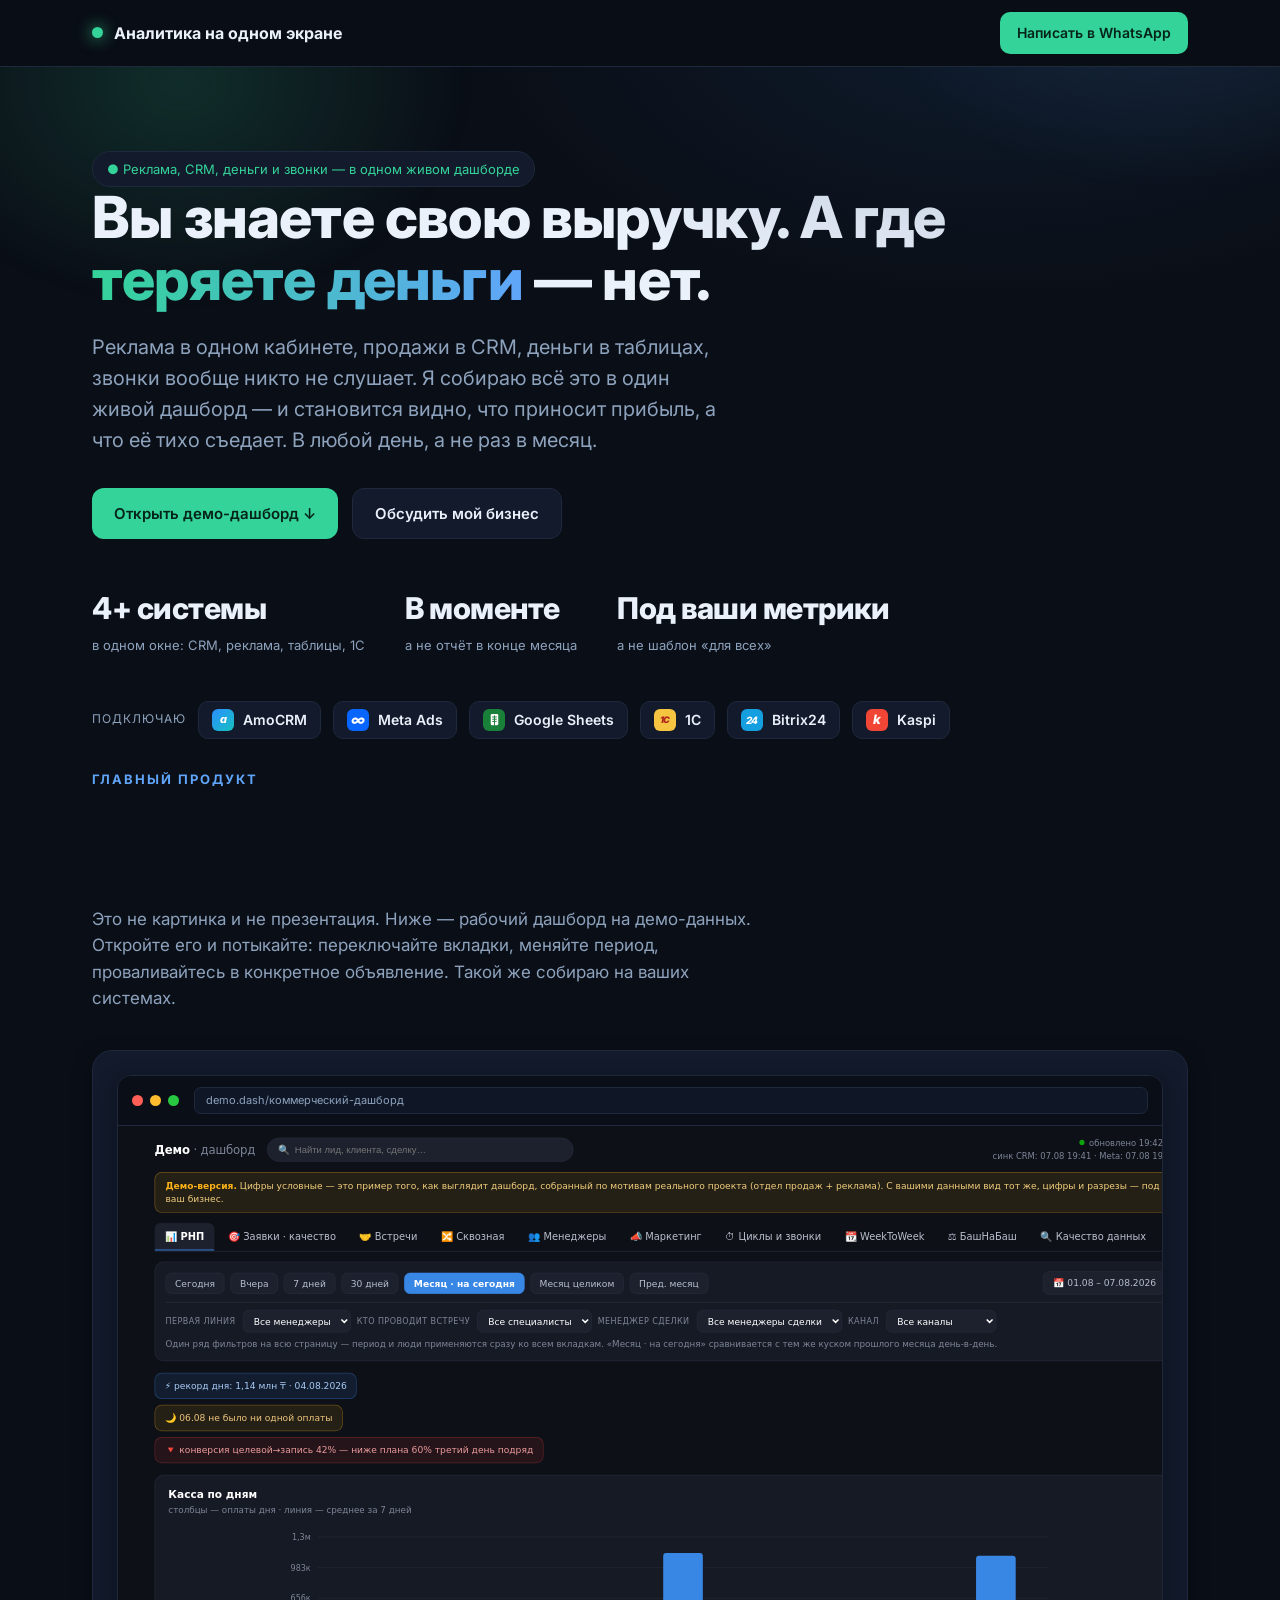
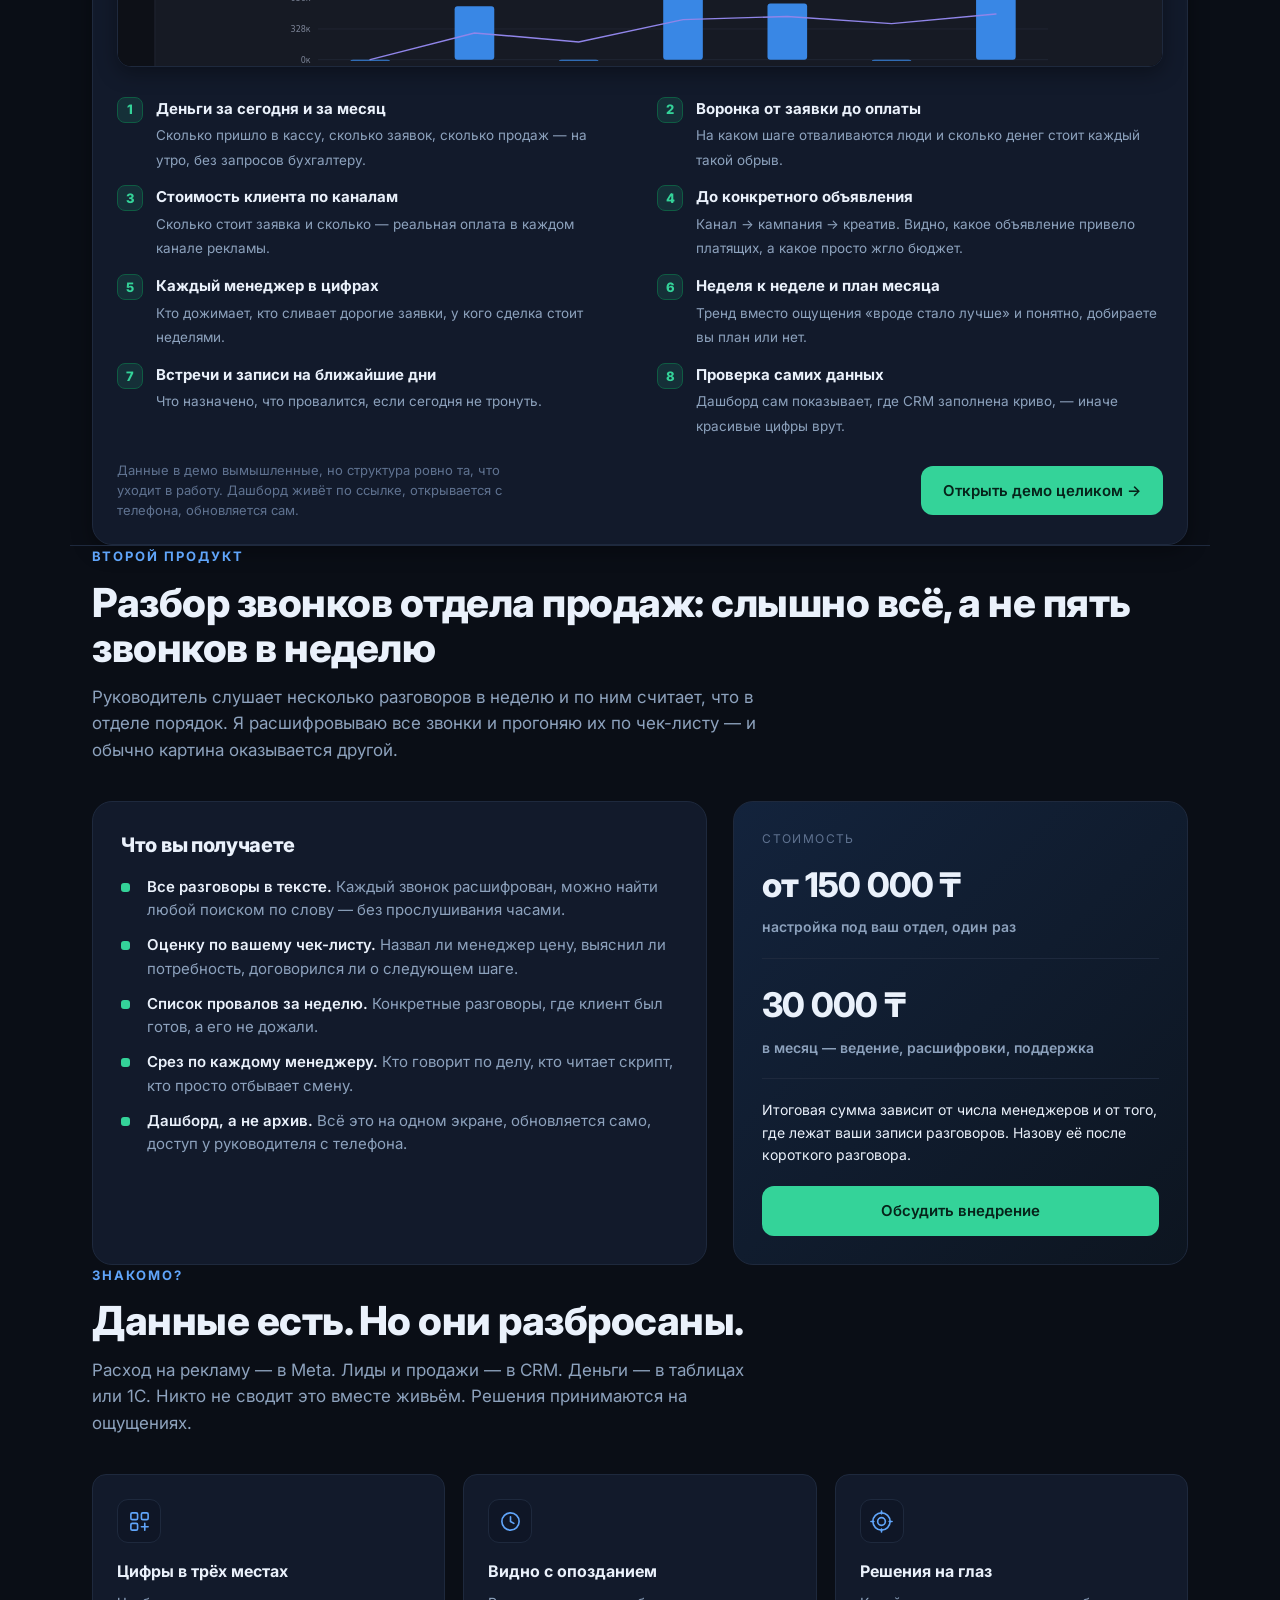
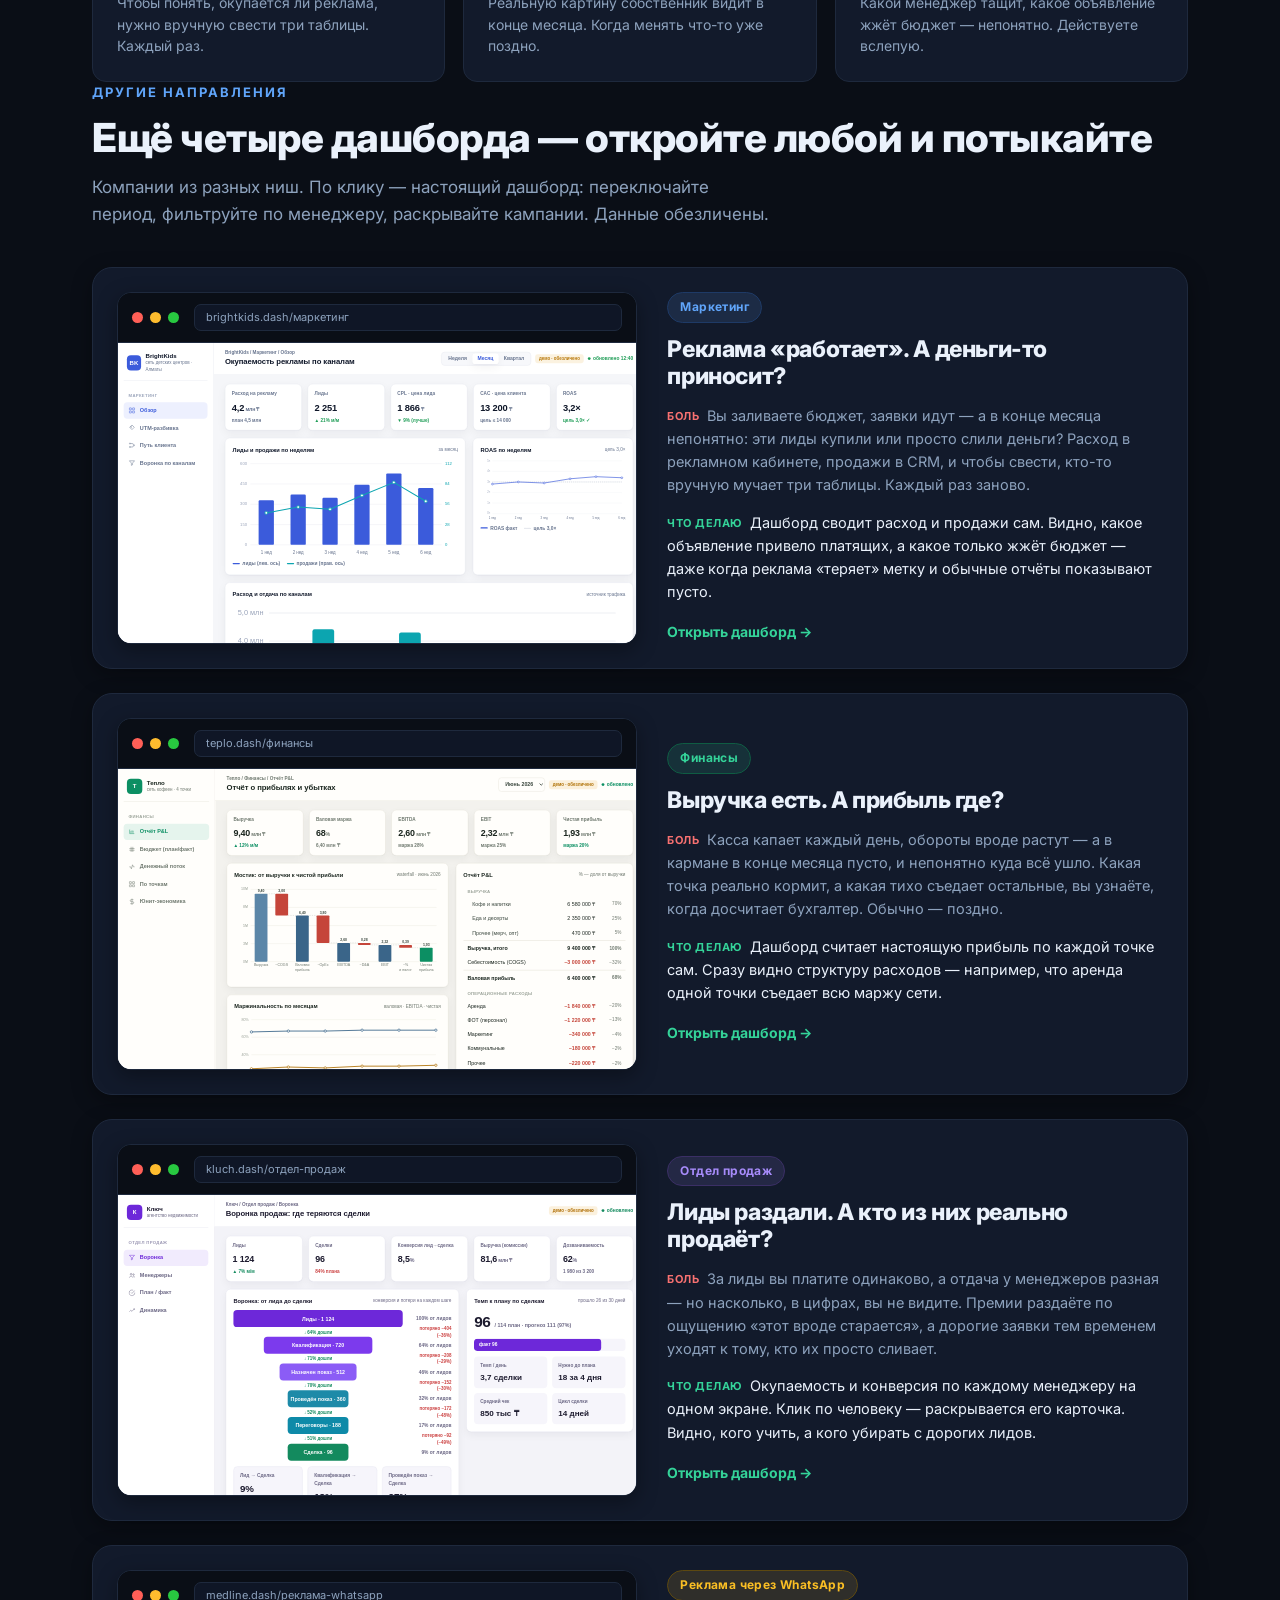
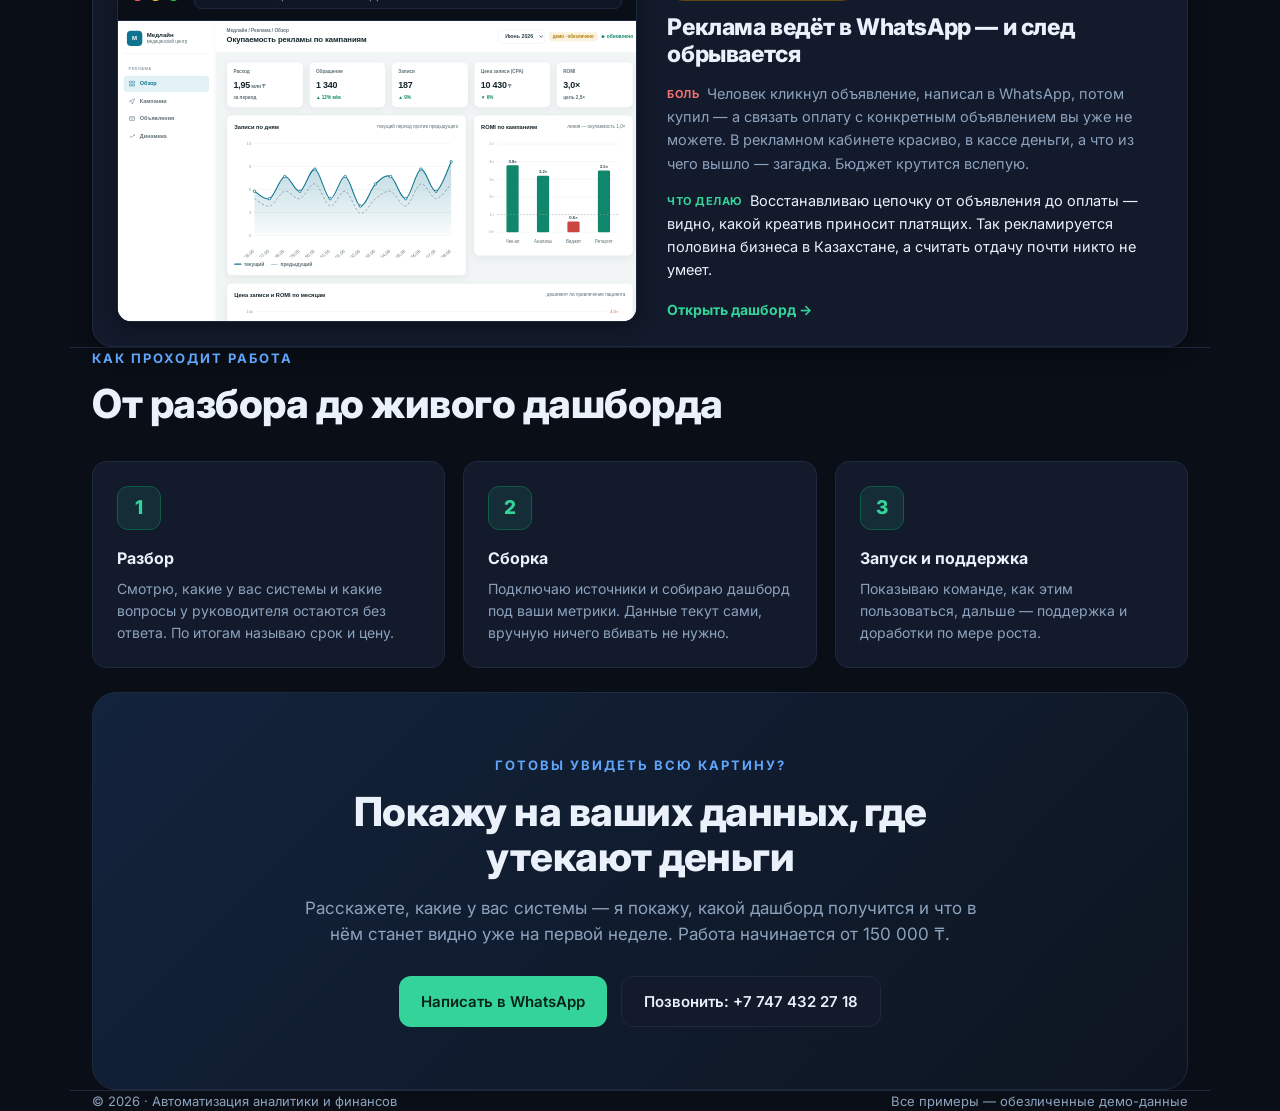
<file: index.html>
<!DOCTYPE html>
<html lang="ru">
<head>
<meta charset="UTF-8">
<meta name="viewport" content="width=device-width, initial-scale=1.0">
<title>Коммерческий дашборд — весь бизнес на одном экране</title>
<meta name="description" content="Собираю рекламу, CRM, продажи и деньги в один живой дашборд и разбираю звонки отдела продаж. Видно, что приносит прибыль, а что её тихо съедает — в любой день, а не раз в месяц.">

<!-- Open Graph / шеринг в мессенджерах -->
<meta property="og:type" content="website">
<meta property="og:locale" content="ru_RU">
<meta property="og:title" content="Вы знаете выручку. А где теряете деньги — нет.">
<meta property="og:description" content="Реклама, CRM, деньги и звонки отдела продаж в одном живом дашборде. Откройте демо и потыкайте сами.">
<meta property="og:image" content="assets/og.svg">
<meta name="twitter:card" content="summary_large_image">
<meta name="twitter:title" content="Вы знаете выручку. А где теряете деньги — нет.">
<meta name="twitter:description" content="Реклама, CRM, деньги и звонки отдела продаж в одном живом дашборде.">
<meta name="twitter:image" content="assets/og.svg">

<!-- Фавикон: зелёная точка-«пульс» в тон логотипу -->
<link rel="icon" href="data:image/svg+xml,%3Csvg xmlns='http://www.w3.org/2000/svg' viewBox='0 0 32 32'%3E%3Crect width='32' height='32' rx='8' fill='%230a0e16'/%3E%3Ccircle cx='16' cy='16' r='7' fill='%2334d399'/%3E%3C/svg%3E">

<link rel="preconnect" href="https://fonts.googleapis.com">
<link rel="preconnect" href="https://fonts.gstatic.com" crossorigin>
<link rel="stylesheet" href="https://fonts.googleapis.com/css2?family=Inter:wght@400;500;600;700;800&display=swap">
<link rel="stylesheet" href="assets/app.css">
</head>
<body>

<nav class="top" aria-label="Основная навигация">
  <div class="wrap">
    <div class="logo"><span class="dot"></span> Аналитика на одном экране</div>
    <a href="https://wa.me/77474322718" target="_blank" rel="noopener" class="nav-cta">Написать в WhatsApp</a>
  </div>
</nav>

<header class="hero">
  <div class="wrap">
    <span class="badge">● Реклама, CRM, деньги и звонки — в одном живом дашборде</span>
    <h1>Вы знаете свою выручку. А где <span class="hl">теряете деньги</span> — нет.</h1>
    <p class="sub">Реклама в одном кабинете, продажи в CRM, деньги в таблицах, звонки вообще никто не слушает.
      Я собираю всё это в один живой дашборд — и становится видно, что приносит прибыль,
      а что её тихо съедает. В любой день, а не раз в месяц.</p>
    <div class="cta-row">
      <a href="#dash" class="btn btn-pri">Открыть демо-дашборд ↓</a>
      <a href="#contact" class="btn btn-sec">Обсудить мой бизнес</a>
    </div>
    <div class="metrics">
      <div class="m"><b>4+ системы</b><span>в одном окне: CRM, реклама, таблицы, 1С</span></div>
      <div class="m"><b>В моменте</b><span>а не отчёт в конце месяца</span></div>
      <div class="m"><b>Под ваши метрики</b><span>а не шаблон «для всех»</span></div>
    </div>
    <div class="sources">
      <span class="lbl">Подключаю</span>
      <span class="chip"><i class="lg amo">a</i>AmoCRM</span>
      <span class="chip"><i class="lg meta">∞</i>Meta Ads</span>
      <span class="chip"><i class="lg gs"><svg viewBox="0 0 24 24"><rect x="6" y="3" width="12" height="18" rx="2" fill="#fff"/><path d="M9 8h6M9 11.5h6M9 15h6M12 6v16" stroke="#188038" stroke-width="1.5" stroke-linecap="round"/></svg></i>Google Sheets</span>
      <span class="chip"><i class="lg odc">1С</i>1С</span>
      <span class="chip"><i class="lg b24">24</i>Bitrix24</span>
      <span class="chip"><i class="lg kaspi">k</i>Kaspi</span>
    </div>
  </div>
</header>

<!-- ================= ФЛАГМАН: коммерческий дашборд ================= -->
<section class="wrap" id="dash">
  <div class="eyebrow">Главный продукт</div>
  <h2>Коммерческий дашборд: весь отдел продаж и вся реклама на одном экране</h2>
  <p class="lead">Это не картинка и не презентация. Ниже — рабочий дашборд на демо-данных.
    Откройте его и потыкайте: переключайте вкладки, меняйте период, проваливайтесь в конкретное объявление.
    Такой же собираю на ваших системах.</p>

  <div class="flag">
    <div class="flag-shot">
      <div class="browser"><div class="bar">
        <span class="d" style="background:#ff5f57"></span><span class="d" style="background:#febc2e"></span><span class="d" style="background:#28c840"></span>
        <span class="url">demo.dash/коммерческий-дашборд</span>
      </div></div>
      <div class="flag-frame"><iframe src="cases/demo-sales-dashboard.html" loading="lazy" scrolling="no" tabindex="-1" title="Демо коммерческого дашборда"></iframe></div>
    </div>

    <div class="feat-grid">
      <div class="feat"><span class="fi">1</span><div><b>Деньги за сегодня и за месяц</b><span>Сколько пришло в кассу, сколько заявок, сколько продаж — на утро, без запросов бухгалтеру.</span></div></div>
      <div class="feat"><span class="fi">2</span><div><b>Воронка от заявки до оплаты</b><span>На каком шаге отваливаются люди и сколько денег стоит каждый такой обрыв.</span></div></div>
      <div class="feat"><span class="fi">3</span><div><b>Стоимость клиента по каналам</b><span>Сколько стоит заявка и сколько — реальная оплата в каждом канале рекламы.</span></div></div>
      <div class="feat"><span class="fi">4</span><div><b>До конкретного объявления</b><span>Канал → кампания → креатив. Видно, какое объявление привело платящих, а какое просто жгло бюджет.</span></div></div>
      <div class="feat"><span class="fi">5</span><div><b>Каждый менеджер в цифрах</b><span>Кто дожимает, кто сливает дорогие заявки, у кого сделка стоит неделями.</span></div></div>
      <div class="feat"><span class="fi">6</span><div><b>Неделя к неделе и план месяца</b><span>Тренд вместо ощущения «вроде стало лучше» и понятно, добираете вы план или нет.</span></div></div>
      <div class="feat"><span class="fi">7</span><div><b>Встречи и записи на ближайшие дни</b><span>Что назначено, что провалится, если сегодня не тронуть.</span></div></div>
      <div class="feat"><span class="fi">8</span><div><b>Проверка самих данных</b><span>Дашборд сам показывает, где CRM заполнена криво, — иначе красивые цифры врут.</span></div></div>
    </div>

    <div class="flag-open">
      <div class="fo-note">Данные в демо вымышленные, но структура ровно та, что уходит в работу.
        Дашборд живёт по ссылке, открывается с телефона, обновляется сам.</div>
      <a href="cases/demo-sales-dashboard.html" target="_blank" rel="noopener" class="btn btn-pri">Открыть демо целиком →</a>
    </div>
  </div>
</section>

<!-- ================= ВТОРОЙ ПРОДУКТ: разбор звонков ================= -->
<section class="wrap" id="calls" style="border-top:1px solid var(--line)">
  <div class="eyebrow">Второй продукт</div>
  <h2>Разбор звонков отдела продаж: слышно всё, а не пять звонков в неделю</h2>
  <p class="lead">Руководитель слушает несколько разговоров в неделю и по ним считает, что в отделе порядок.
    Я расшифровываю все звонки и прогоняю их по чек-листу — и обычно картина оказывается другой.</p>

  <div class="offer">
    <div class="offer-body">
      <h3>Что вы получаете</h3>
      <ul class="offer-list">
        <li><b>Все разговоры в тексте.</b> Каждый звонок расшифрован, можно найти любой поиском по слову — без прослушивания часами.</li>
        <li><b>Оценку по вашему чек-листу.</b> Назвал ли менеджер цену, выяснил ли потребность, договорился ли о следующем шаге.</li>
        <li><b>Список провалов за неделю.</b> Конкретные разговоры, где клиент был готов, а его не дожали.</li>
        <li><b>Срез по каждому менеджеру.</b> Кто говорит по делу, кто читает скрипт, кто просто отбывает смену.</li>
        <li><b>Дашборд, а не архив.</b> Всё это на одном экране, обновляется само, доступ у руководителя с телефона.</li>
      </ul>
    </div>
    <div class="price">
      <div class="pl">Стоимость</div>
      <div class="pv">от 150 000 ₸<small>настройка под ваш отдел, один раз</small></div>
      <div class="pdiv"></div>
      <div class="pv">30 000 ₸<small>в месяц — ведение, расшифровки, поддержка</small></div>
      <div class="pdiv"></div>
      <div class="pfree">Итоговая сумма зависит от числа менеджеров и от того, где лежат ваши записи разговоров. Назову её после короткого разговора.</div>
      <a href="https://wa.me/77474322718" target="_blank" rel="noopener" class="btn btn-pri">Обсудить внедрение</a>
    </div>
  </div>
</section>

<section class="wrap">
  <div class="eyebrow">Знакомо?</div>
  <h2>Данные есть. Но они разбросаны.</h2>
  <p class="lead">Расход на рекламу — в Meta. Лиды и продажи — в CRM. Деньги — в таблицах или 1С.
    Никто не сводит это вместе живьём. Решения принимаются на ощущениях.</p>
  <div class="prob-grid">
    <div class="prob"><div class="ic"><svg viewBox="0 0 24 24"><rect x="3" y="3" width="7" height="7" rx="1.5"/><rect x="14" y="3" width="7" height="7" rx="1.5"/><rect x="3" y="14" width="7" height="7" rx="1.5"/><path d="M17.5 14v7M14 17.5h7"/></svg></div><h3>Цифры в трёх местах</h3><p>Чтобы понять, окупается ли реклама, нужно вручную свести три таблицы. Каждый раз.</p></div>
    <div class="prob"><div class="ic"><svg viewBox="0 0 24 24"><circle cx="12" cy="12" r="9"/><path d="M12 7v5l3.5 2"/></svg></div><h3>Видно с опозданием</h3><p>Реальную картину собственник видит в конце месяца. Когда менять что-то уже поздно.</p></div>
    <div class="prob"><div class="ic"><svg viewBox="0 0 24 24"><circle cx="12" cy="12" r="9"/><circle cx="12" cy="12" r="4"/><path d="M12 1v3M12 20v3M1 12h3M20 12h3"/></svg></div><h3>Решения на глаз</h3><p>Какой менеджер тащит, какое объявление жжёт бюджет — непонятно. Действуете вслепую.</p></div>
  </div>
</section>

<section class="wrap" id="cases">
  <div class="eyebrow">Другие направления</div>
  <h2>Ещё четыре дашборда — откройте любой и потыкайте</h2>
  <p class="lead">Компании из разных ниш. По клику — настоящий дашборд: переключайте период,
    фильтруйте по менеджеру, раскрывайте кампании. Данные обезличены.</p>

  <div class="cases-list">

    <!-- CASE 1 -->
    <a class="case-row" href="cases/case-01-brightkids.html">
      <div class="cr-shot">
        <div class="browser"><div class="bar">
          <span class="d" style="background:#ff5f57"></span><span class="d" style="background:#febc2e"></span><span class="d" style="background:#28c840"></span>
          <span class="url">brightkids.dash/маркетинг</span>
        </div></div>
        <div class="cr-frame"><iframe src="cases/case-01-brightkids.html" loading="lazy" scrolling="no" tabindex="-1" title="Дашборд по маркетингу"></iframe></div>
      </div>
      <div class="cr-body">
        <span class="cr-dir m">Маркетинг</span>
        <h3>Реклама «работает». А деньги-то приносит?</h3>
        <div class="cr-pain"><span class="cr-lbl">Боль</span>Вы заливаете бюджет, заявки идут — а в конце месяца непонятно: эти лиды купили или просто слили деньги? Расход в рекламном кабинете, продажи в CRM, и чтобы свести, кто-то вручную мучает три таблицы. Каждый раз заново.</div>
        <div class="cr-fix"><span class="cr-lbl ok">Что делаю</span>Дашборд сводит расход и продажи сам. Видно, какое объявление привело платящих, а какое только жжёт бюджет — даже когда реклама «теряет» метку и обычные отчёты показывают пусто.</div>
        <span class="cc-open">Открыть дашборд →</span>
      </div>
    </a>

    <!-- CASE 2 -->
    <a class="case-row" href="cases/case-02-teplo.html">
      <div class="cr-shot">
        <div class="browser"><div class="bar">
          <span class="d" style="background:#ff5f57"></span><span class="d" style="background:#febc2e"></span><span class="d" style="background:#28c840"></span>
          <span class="url">teplo.dash/финансы</span>
        </div></div>
        <div class="cr-frame"><iframe src="cases/case-02-teplo.html" loading="lazy" scrolling="no" tabindex="-1" title="Финансовый дашборд"></iframe></div>
      </div>
      <div class="cr-body">
        <span class="cr-dir f">Финансы</span>
        <h3>Выручка есть. А прибыль где?</h3>
        <div class="cr-pain"><span class="cr-lbl">Боль</span>Касса капает каждый день, обороты вроде растут — а в кармане в конце месяца пусто, и непонятно куда всё ушло. Какая точка реально кормит, а какая тихо съедает остальные, вы узнаёте, когда досчитает бухгалтер. Обычно — поздно.</div>
        <div class="cr-fix"><span class="cr-lbl ok">Что делаю</span>Дашборд считает настоящую прибыль по каждой точке сам. Сразу видно структуру расходов — например, что аренда одной точки съедает всю маржу сети.</div>
        <span class="cc-open">Открыть дашборд →</span>
      </div>
    </a>

    <!-- CASE 3 -->
    <a class="case-row" href="cases/case-03-kluch.html">
      <div class="cr-shot">
        <div class="browser"><div class="bar">
          <span class="d" style="background:#ff5f57"></span><span class="d" style="background:#febc2e"></span><span class="d" style="background:#28c840"></span>
          <span class="url">kluch.dash/отдел-продаж</span>
        </div></div>
        <div class="cr-frame"><iframe src="cases/case-03-kluch.html" loading="lazy" scrolling="no" tabindex="-1" title="Дашборд отдела продаж"></iframe></div>
      </div>
      <div class="cr-body">
        <span class="cr-dir s">Отдел продаж</span>
        <h3>Лиды раздали. А кто из них реально продаёт?</h3>
        <div class="cr-pain"><span class="cr-lbl">Боль</span>За лиды вы платите одинаково, а отдача у менеджеров разная — но насколько, в цифрах, вы не видите. Премии раздаёте по ощущению «этот вроде старается», а дорогие заявки тем временем уходят к тому, кто их просто сливает.</div>
        <div class="cr-fix"><span class="cr-lbl ok">Что делаю</span>Окупаемость и конверсия по каждому менеджеру на одном экране. Клик по человеку — раскрывается его карточка. Видно, кого учить, а кого убирать с дорогих лидов.</div>
        <span class="cc-open">Открыть дашборд →</span>
      </div>
    </a>

    <!-- CASE 4 -->
    <a class="case-row" href="cases/case-04-medline.html">
      <div class="cr-shot">
        <div class="browser"><div class="bar">
          <span class="d" style="background:#ff5f57"></span><span class="d" style="background:#febc2e"></span><span class="d" style="background:#28c840"></span>
          <span class="url">medline.dash/реклама-whatsapp</span>
        </div></div>
        <div class="cr-frame"><iframe src="cases/case-04-medline.html" loading="lazy" scrolling="no" tabindex="-1" title="Дашборд по рекламе в WhatsApp"></iframe></div>
      </div>
      <div class="cr-body">
        <span class="cr-dir w">Реклама через WhatsApp</span>
        <h3>Реклама ведёт в WhatsApp — и след обрывается</h3>
        <div class="cr-pain"><span class="cr-lbl">Боль</span>Человек кликнул объявление, написал в WhatsApp, потом купил — а связать оплату с конкретным объявлением вы уже не можете. В рекламном кабинете красиво, в кассе деньги, а что из чего вышло — загадка. Бюджет крутится вслепую.</div>
        <div class="cr-fix"><span class="cr-lbl ok">Что делаю</span>Восстанавливаю цепочку от объявления до оплаты — видно, какой креатив приносит платящих. Так рекламируется половина бизнеса в Казахстане, а считать отдачу почти никто не умеет.</div>
        <span class="cc-open">Открыть дашборд →</span>
      </div>
    </a>

  </div>
</section>

<section class="wrap" style="border-top:1px solid var(--line)">
  <div class="eyebrow">Как проходит работа</div>
  <h2>От разбора до живого дашборда</h2>
  <div class="prob-grid" style="margin-top:34px">
    <div class="prob"><div class="ic num">1</div><h3>Разбор</h3><p>Смотрю, какие у вас системы и какие вопросы у руководителя остаются без ответа. По итогам называю срок и цену.</p></div>
    <div class="prob"><div class="ic num">2</div><h3>Сборка</h3><p>Подключаю источники и собираю дашборд под ваши метрики. Данные текут сами, вручную ничего вбивать не нужно.</p></div>
    <div class="prob"><div class="ic num">3</div><h3>Запуск и поддержка</h3><p>Показываю команде, как этим пользоваться, дальше — поддержка и доработки по мере роста.</p></div>
  </div>
</section>

<section class="wrap" id="contact">
  <div class="final">
    <div class="eyebrow" style="text-align:center">Готовы увидеть всю картину?</div>
    <h2>Покажу на ваших данных, где утекают деньги</h2>
    <p class="lead">Расскажете, какие у вас системы — я покажу, какой дашборд получится и что в нём станет видно уже на первой неделе. Работа начинается от 150 000 ₸.</p>
    <div class="cta-row" style="justify-content:center;margin-top:28px">
      <a href="https://wa.me/77474322718" target="_blank" rel="noopener" class="btn btn-pri">Написать в WhatsApp</a>
      <a href="tel:+77474322718" class="btn btn-sec">Позвонить: +7 747 432 27 18</a>
    </div>
  </div>
</section>

<footer class="wrap">
  <span>© 2026 · Автоматизация аналитики и финансов</span>
  <span>Все примеры — обезличенные демо-данные</span>
</footer>

<script>
/* Появление блоков при прокрутке. Уважает prefers-reduced-motion:
   при включённой настройке ничего не двигается — контент сразу финальный. */
(function(){
  // Помечаем блоки и задаём стаггер по позиции внутри группы
  var groups = ['.prob-grid', '.cases-list', '.feat-grid'];
  groups.forEach(function(sel){
    document.querySelectorAll(sel).forEach(function(grp){
      Array.prototype.forEach.call(grp.children, function(child, i){
        child.classList.add('reveal');
        child.dataset.rvi = i;
      });
    });
  });
  document.querySelectorAll('section > .eyebrow, section > h2, section > .lead, .final, .flag-shot, .offer').forEach(function(el){
    el.classList.add('reveal');
  });

  var items = document.querySelectorAll('.reveal');
  var reduce = window.matchMedia('(prefers-reduced-motion: reduce)').matches;
  if (reduce || !('IntersectionObserver' in window)) {
    items.forEach(function(el){ el.classList.add('in'); });
    return;
  }
  var io = new IntersectionObserver(function(entries){
    entries.forEach(function(e){
      if (e.isIntersecting){
        var el = e.target;
        el.style.transitionDelay = (+(el.dataset.rvi || 0) * 45) + 'ms';
        el.classList.add('in');
        io.unobserve(el);
      }
    });
  }, { threshold: 0.12, rootMargin: '0px 0px -8% 0px' });
  items.forEach(function(el){ io.observe(el); });
})();
</script>

</body>
</html>
</file>
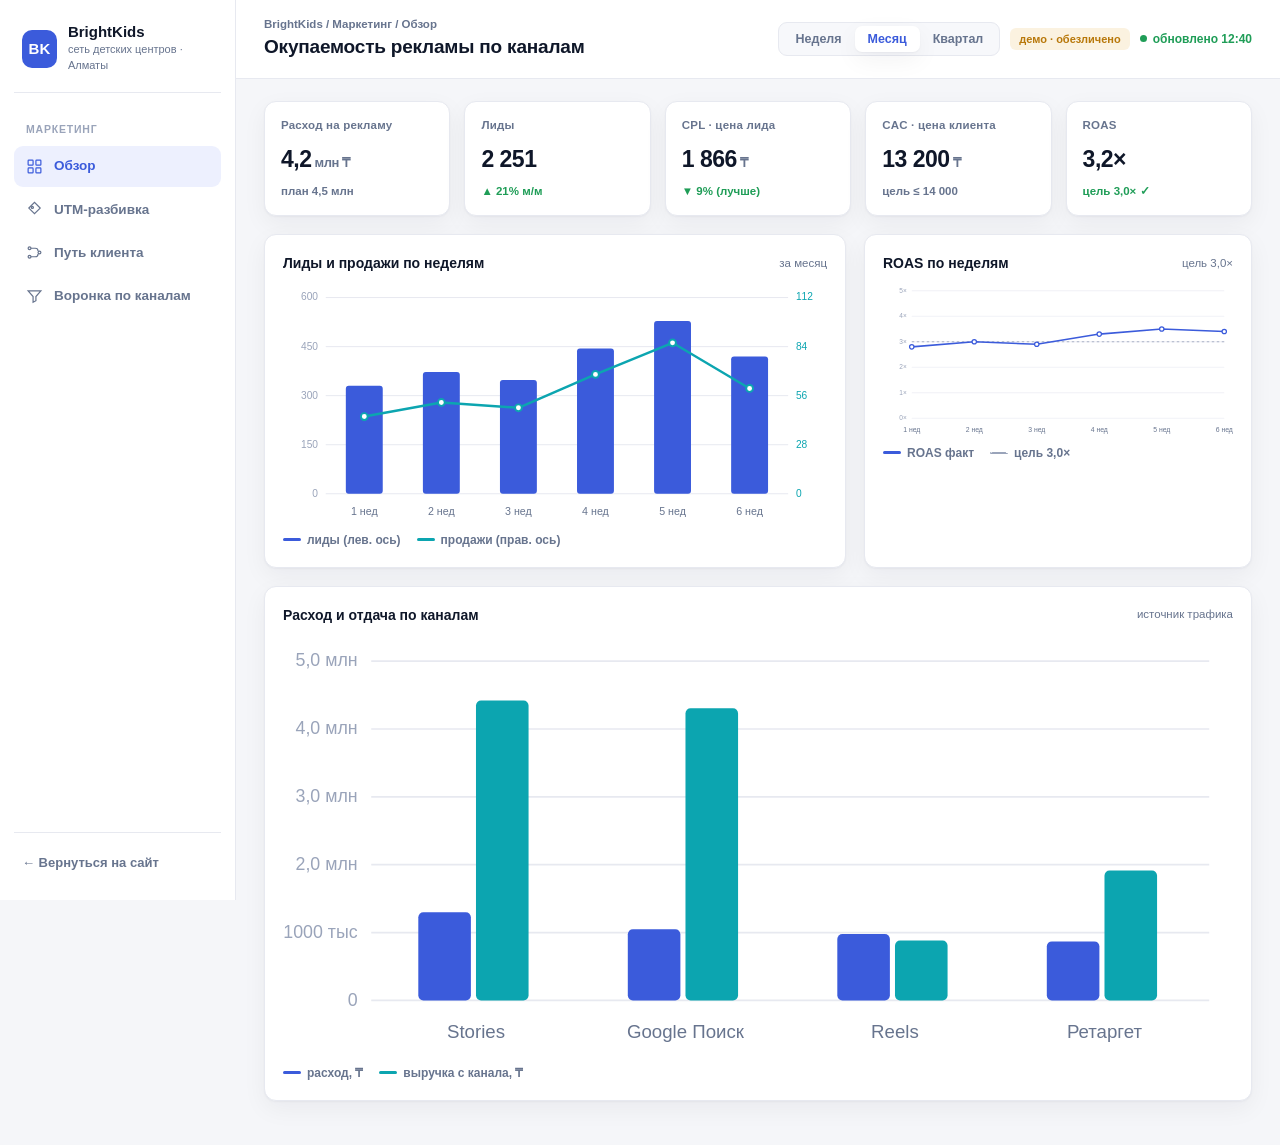
<file: cases/case-01-brightkids.html>
<!DOCTYPE html>
<html lang="ru">
<head>
<meta charset="UTF-8">
<meta name="viewport" content="width=device-width, initial-scale=1.0">
<title>BrightKids · Маркетинг — UTM, атрибуция, окупаемость</title>
<style>
/* ===== Профессиональная аналитическая тема (light) ===== */
:root{
  --bg:#f5f6f9; --panel:#ffffff; --panel2:#f7f8fb; --line:#e7e9f0; --line2:#dfe2ec;
  --txt:#0f1729; --txt2:#33405c; --mut:#67748e; --mut2:#9aa4ba;
  --pri:#3b5bdb; --pri-bg:#edf0fe; --cyan:#0ca5b0; --cyan-bg:#e4f6f7;
  --good:#1f9d57; --good-bg:#e7f6ee; --bad:#d6453d; --bad-bg:#fbeae9; --warn:#b8780a; --warn-bg:#fbf2e0;
  --r:12px; --shadow:0 1px 2px rgba(16,23,41,.04),0 8px 24px rgba(16,23,41,.05);
  --font:"Segoe UI",-apple-system,BlinkMacSystemFont,Roboto,Inter,Arial,sans-serif;
  --mono:"SF Mono",ui-monospace,"Cascadia Mono",Consolas,monospace;
}
*{box-sizing:border-box;margin:0;padding:0}
body{background:var(--bg);color:var(--txt);font-family:var(--font);line-height:1.5;-webkit-font-smoothing:antialiased}
a{color:inherit;text-decoration:none}
button{font-family:var(--font);cursor:pointer;border:none}

.app{display:grid;grid-template-columns:236px 1fr;min-height:100vh}
.side{background:var(--panel);border-right:1px solid var(--line);padding:20px 14px;display:flex;flex-direction:column;gap:3px;position:sticky;top:0;height:100vh}
.brand{display:flex;align-items:center;gap:11px;padding:4px 8px 18px;border-bottom:1px solid var(--line);margin-bottom:12px}
.brand .ava{width:38px;height:38px;border-radius:10px;display:flex;align-items:center;justify-content:center;font-weight:700;font-size:15px;color:#fff;background:var(--pri)}
.brand .bn{font-weight:700;font-size:15px;line-height:1.1}
.brand .bt{font-size:11px;color:var(--mut)}
.nav-i{display:flex;align-items:center;gap:11px;padding:10px 12px;border-radius:9px;color:var(--mut);font-size:13.5px;font-weight:600;transition:.14s}
.nav-i svg{width:17px;height:17px;flex:0 0 auto;stroke:currentColor;fill:none;stroke-width:1.7}
.nav-i:hover{background:var(--panel2);color:var(--txt2)}
.nav-i.on{background:var(--pri-bg);color:var(--pri)}
.nav-grp{font-size:10.5px;font-weight:700;letter-spacing:.8px;text-transform:uppercase;color:var(--mut2);padding:14px 12px 6px}
.side-foot{margin-top:auto;border-top:1px solid var(--line);padding-top:12px}
.back{display:flex;align-items:center;gap:8px;font-size:13px;color:var(--mut);padding:8px;font-weight:600}
.back:hover{color:var(--pri)}

.main{display:flex;flex-direction:column;min-width:0}
.topbar{display:flex;align-items:center;gap:16px;padding:16px 28px;background:var(--panel);border-bottom:1px solid var(--line);position:sticky;top:0;z-index:20;flex-wrap:wrap}
.topbar h1{font-size:19px;font-weight:700;letter-spacing:-.2px}
.topbar .crumb{font-size:11.5px;color:var(--mut);font-weight:600}
.topbar .right{margin-left:auto;display:flex;align-items:center;gap:10px;flex-wrap:wrap}
.live{font-size:12px;color:var(--good);display:flex;align-items:center;gap:6px;font-weight:600}
.live .dot{width:7px;height:7px;border-radius:50%;background:var(--good)}
.demo-tag{font-size:11px;color:var(--warn);background:var(--warn-bg);border-radius:6px;padding:3px 9px;font-weight:600}
.seg{display:inline-flex;background:var(--panel2);border:1px solid var(--line);border-radius:9px;padding:3px}
.seg button{background:none;color:var(--mut);font-size:12.5px;font-weight:600;padding:6px 13px;border-radius:7px;transition:.14s}
.seg button.on{background:var(--panel);color:var(--pri);box-shadow:var(--shadow)}
.sel{background:var(--panel);border:1px solid var(--line);color:var(--txt2);font-size:13px;font-weight:600;padding:8px 12px;border-radius:8px;cursor:pointer}
.sel:focus{outline:none;border-color:var(--pri)}

.content{padding:22px 28px 44px;display:flex;flex-direction:column;gap:18px}
.section{display:none;flex-direction:column;gap:18px}
.section.on{display:flex}

/* kpi */
.kpi-row{display:grid;grid-template-columns:repeat(5,1fr);gap:14px}
.kpi{background:var(--panel);border:1px solid var(--line);border-radius:var(--r);padding:15px 16px;box-shadow:var(--shadow)}
.kpi .k{font-size:11.5px;color:var(--mut);font-weight:600;letter-spacing:.2px}
.kpi .v{font-size:23px;font-weight:700;letter-spacing:-.5px;margin-top:8px;font-variant-numeric:tabular-nums}
.kpi .v small{font-size:13px;color:var(--mut);font-weight:600}
.kpi .foot{margin-top:6px;font-size:11.5px;font-weight:600;display:flex;align-items:center;gap:5px}
.kpi .tgt{color:var(--mut)}
.up{color:var(--good)}.down{color:var(--bad)}.flat{color:var(--mut)}

.grid{display:grid;gap:18px}
.g-2{grid-template-columns:1.5fr 1fr}.g-2e{grid-template-columns:1fr 1fr}
.panel{background:var(--panel);border:1px solid var(--line);border-radius:var(--r);padding:18px;box-shadow:var(--shadow)}
.panel .ph{display:flex;align-items:center;justify-content:space-between;margin-bottom:8px}
.panel .ph h3{font-size:14px;font-weight:700}
.panel .ph .sub{font-size:11.5px;color:var(--mut);font-weight:500}
.legend{display:flex;gap:16px;margin-top:6px;font-size:12px;color:var(--mut);font-weight:600}
.legend i{display:inline-block;width:18px;height:3px;border-radius:2px;margin-right:6px;vertical-align:3px}
.legend i.dash{background:none;border-top:2px dashed var(--mut2);height:0}

/* svg charts */
.chart{width:100%;height:auto;display:block;font-family:var(--font)}
.chart .grid-l{stroke:var(--line);stroke-width:1}
.chart .axis-t{fill:var(--mut2);font-size:10.5px}
.chart .axis-x{fill:var(--mut);font-size:11px}
.chart .tgt-l{stroke:var(--mut2);stroke-width:1.3;stroke-dasharray:4 4}
.chart .tgt-t{fill:var(--mut);font-size:10px;font-weight:600}
.chart .vlab{fill:var(--txt2);font-size:11px;font-weight:700}
.chart .bar{transition:.4s}

/* table */
.tbl{width:100%;border-collapse:collapse;font-size:13px}
.tbl th{text-align:right;color:var(--mut);font-weight:600;font-size:10.5px;text-transform:uppercase;letter-spacing:.5px;padding:9px 10px;border-bottom:1px solid var(--line);white-space:nowrap}
.tbl th:first-child,.tbl td:first-child{text-align:left}
.tbl td{padding:11px 10px;border-bottom:1px solid var(--line);text-align:right;font-variant-numeric:tabular-nums}
.tbl tbody tr:last-child td{border-bottom:none}
.tbl tbody tr:hover{background:var(--panel2)}
.utm{display:flex;flex-direction:column;gap:1px;text-align:left}
.utm b{font-weight:700;font-size:13px}
.utm span{font-family:var(--mono);font-size:11px;color:var(--mut)}
.pill{font-size:11.5px;font-weight:700;padding:2px 9px;border-radius:7px;white-space:nowrap;font-variant-numeric:tabular-nums}
.pill.g{background:var(--good-bg);color:var(--good)}
.pill.r{background:var(--bad-bg);color:var(--bad)}
.pill.b{background:var(--pri-bg);color:var(--pri)}
.pill.y{background:var(--warn-bg);color:var(--warn)}
.note{font-size:12px;color:var(--txt2);margin-top:12px;background:var(--panel2);border-left:3px solid var(--pri);border-radius:0 8px 8px 0;padding:10px 14px}
.note.warn{border-left-color:var(--bad)}

/* funnel */
.funnel{display:flex;flex-direction:column;gap:2px}
.funnel .f{display:flex;align-items:center;gap:14px;padding:3px 0}
.funnel .f .flab{font-size:13px;color:var(--txt2);width:150px;flex:0 0 auto;font-weight:600}
.funnel .f .ftrack{flex:1;background:var(--panel2);border-radius:7px;height:34px;position:relative;overflow:hidden}
.funnel .f .fbar{height:100%;border-radius:7px;display:flex;align-items:center;padding:0 12px;font-weight:700;font-size:13px;color:#fff;background:var(--pri);transition:width .5s;font-variant-numeric:tabular-nums}
.funnel .f .fcv{font-size:12px;color:var(--mut);width:120px;flex:0 0 auto;text-align:right;font-weight:600}
.funnel .cvtag{color:var(--good)}.funnel .cvtag.low{color:var(--bad)}

/* attribution */
.attr-grid{display:grid;grid-template-columns:1fr 1fr;gap:18px}
.bars-h{display:flex;flex-direction:column;gap:11px}
.bars-h .row{display:flex;align-items:center;gap:12px}
.bars-h .nm{width:96px;flex:0 0 auto;font-size:13px;color:var(--txt2);font-weight:600}
.bars-h .track{flex:1;background:var(--panel2);border-radius:6px;height:24px;overflow:hidden}
.bars-h .fill{height:100%;border-radius:6px;transition:width .5s}
.bars-h .pc{width:42px;flex:0 0 auto;text-align:right;font-weight:700;font-size:13px;font-variant-numeric:tabular-nums}
.paths{display:flex;flex-direction:column;gap:10px}
.path{display:flex;align-items:center;gap:8px;flex-wrap:wrap;padding:11px 13px;background:var(--panel2);border-radius:9px}
.path .step{font-size:12px;font-weight:600;background:var(--panel);border:1px solid var(--line);border-radius:6px;padding:4px 9px}
.path .arr{color:var(--mut2);font-size:13px}
.path .sale{background:var(--good-bg);border-color:transparent;color:var(--good);font-weight:700}
.path .share{margin-left:auto;font-weight:700;font-size:13px;font-variant-numeric:tabular-nums}
.big-stat{display:flex;align-items:baseline;gap:10px;padding:6px 0 2px}
.big-stat b{font-size:40px;font-weight:700;letter-spacing:-1px}
.big-stat span{color:var(--mut);font-weight:600}
.cmp{display:flex;flex-direction:column;gap:8px;margin-top:14px}
.cmp-r{display:flex;align-items:center;justify-content:space-between;padding:11px 14px;background:var(--panel2);border-radius:9px}
.cmp-r span{font-size:13px;color:var(--txt2);font-weight:600}
.cmp-r b{font-size:16px;font-weight:700;font-variant-numeric:tabular-nums}

/* funnel scheme */
.fn-head{font-size:12px;color:var(--mut);font-weight:600;margin-bottom:14px}
.fn{display:flex;flex-direction:column}
.fn-stage{position:relative;display:flex;justify-content:center;align-items:center;padding-right:118px}
.fn-stage .bar{height:44px;border-radius:9px;display:flex;align-items:center;justify-content:center;color:#fff;font-weight:700;font-size:13px;transition:width .5s;min-width:140px;font-variant-numeric:tabular-nums}
.fn-stage .meta{position:absolute;right:0;font-size:12px;color:var(--mut);font-weight:600;width:108px;text-align:right}
.fn-conn{position:relative;height:24px;display:flex;align-items:center;justify-content:center;padding-right:118px}
.fn-conn .keep{font-size:11px;color:var(--good);font-weight:700}
.fn-conn .lost{position:absolute;right:0;font-size:11px;color:var(--bad);font-weight:600;width:108px;text-align:right}
.fn-matrix{display:grid;grid-template-columns:repeat(3,1fr);gap:12px;margin-top:8px}
.mxi{background:var(--panel2);border:1px solid var(--line);border-radius:10px;padding:13px 15px;display:flex;flex-direction:column;gap:6px}
.mxi span{font-size:12px;color:var(--mut);font-weight:600}
.mxi b{font-size:24px;font-weight:700;color:var(--txt)}

/* доступность: курсор на кликабельном, видимый фокус, reduced-motion */
.nav-i,.tbl tbody tr{cursor:pointer}
:where(.nav-i,.seg button,.sel,.back):focus-visible{outline:2px solid #2563eb;outline-offset:2px;border-radius:8px}
@media (prefers-reduced-motion: reduce){*,*::before,*::after{animation-duration:.001ms!important;animation-iteration-count:1!important;transition-duration:.001ms!important}}
@media(max-width:980px){.app{grid-template-columns:1fr}.topbar{position:static}.side{position:sticky;top:0;z-index:30;height:auto;flex-direction:row;align-items:center;gap:6px;overflow-x:auto;padding:10px 12px;border-right:none;border-bottom:1px solid var(--line);-webkit-overflow-scrolling:touch}.side .brand,.side .nav-grp,.side-foot{display:none}.nav-i{flex:0 0 auto;white-space:nowrap;padding:8px 12px}.kpi-row{grid-template-columns:repeat(2,1fr)}.g-2,.g-2e,.attr-grid{grid-template-columns:1fr}}
</style>
</head>
<body>
<div class="app">
  <aside class="side">
    <div class="brand">
      <div class="ava">BK</div>
      <div><div class="bn">BrightKids</div><div class="bt">сеть детских центров · Алматы</div></div>
    </div>
    <div class="nav-grp">Маркетинг</div>
    <div class="nav-i on" data-sec="ov"><svg viewBox="0 0 24 24"><rect x="3" y="3" width="7" height="7" rx="1"/><rect x="14" y="3" width="7" height="7" rx="1"/><rect x="3" y="14" width="7" height="7" rx="1"/><rect x="14" y="14" width="7" height="7" rx="1"/></svg> Обзор</div>
    <div class="nav-i" data-sec="utm"><svg viewBox="0 0 24 24"><path d="M20 10l-8 8-8-8 8-8z"/><circle cx="9" cy="9" r="1.5"/></svg> UTM-разбивка</div>
    <div class="nav-i" data-sec="attr"><svg viewBox="0 0 24 24"><circle cx="5" cy="6" r="2"/><circle cx="5" cy="18" r="2"/><circle cx="19" cy="12" r="2"/><path d="M7 6h6a4 4 0 014 4M7 18h6a4 4 0 004-4"/></svg> Путь клиента</div>
    <div class="nav-i" data-sec="fun"><svg viewBox="0 0 24 24"><path d="M3 4h18l-7 8v6l-4 2v-8z"/></svg> Воронка по каналам</div>
    <div class="side-foot"><a class="back" href="../index.html">← Вернуться на сайт</a></div>
  </aside>

  <div class="main">
    <div class="topbar">
      <div>
        <div class="crumb">BrightKids / Маркетинг / <span id="crumb">Обзор</span></div>
        <h1 id="title">Окупаемость рекламы по каналам</h1>
      </div>
      <div class="right">
        <div class="seg" id="period"><button data-p="w">Неделя</button><button data-p="m" class="on">Месяц</button><button data-p="q">Квартал</button></div>
        <span class="demo-tag">демо · обезличено</span>
        <span class="live"><span class="dot"></span>обновлено 12:40</span>
      </div>
    </div>

    <div class="content">

      <!-- ОБЗОР -->
      <div class="section on" data-sec="ov">
        <div class="kpi-row">
          <div class="kpi"><div class="k">Расход на рекламу</div><div class="v" id="k-spend">4,2<small> млн ₸</small></div><div class="foot tgt">план 4,5 млн</div></div>
          <div class="kpi"><div class="k">Лиды</div><div class="v" id="k-leads">2 251</div><div class="foot up">▲ 21% м/м</div></div>
          <div class="kpi"><div class="k">CPL · цена лида</div><div class="v" id="k-cpl">1 866<small> ₸</small></div><div class="foot up">▼ 9% (лучше)</div></div>
          <div class="kpi"><div class="k">CAC · цена клиента</div><div class="v" id="k-cac">13 200<small> ₸</small></div><div class="foot tgt">цель ≤ 14 000</div></div>
          <div class="kpi"><div class="k">ROAS</div><div class="v" id="k-roas">3,2×</div><div class="foot up">цель 3,0× ✓</div></div>
        </div>

        <div class="grid g-2">
          <div class="panel">
            <div class="ph"><h3>Лиды и продажи по неделям</h3><span class="sub" id="cap1">за месяц</span></div>
            <div id="chart-ls"></div>
            <div class="legend"><span><i style="background:var(--pri)"></i>лиды (лев. ось)</span><span><i style="background:var(--cyan)"></i>продажи (прав. ось)</span></div>
          </div>
          <div class="panel">
            <div class="ph"><h3>ROAS по неделям</h3><span class="sub">цель 3,0×</span></div>
            <div id="chart-roas"></div>
            <div class="legend"><span><i style="background:var(--pri)"></i>ROAS факт</span><span><i class="dash"></i>цель 3,0×</span></div>
          </div>
        </div>

        <div class="panel">
          <div class="ph"><h3>Расход и отдача по каналам</h3><span class="sub">источник трафика</span></div>
          <div id="chart-ch"></div>
          <div class="legend"><span><i style="background:var(--pri)"></i>расход, ₸</span><span><i style="background:var(--cyan)"></i>выручка с канала, ₸</span></div>
        </div>
      </div>

      <!-- UTM -->
      <div class="section" data-sec="utm">
        <div class="panel">
          <div class="ph"><h3>Разбивка по UTM-меткам</h3><span class="sub">source / medium / campaign · за месяц</span></div>
          <table class="tbl" id="utm-tbl">
            <thead><tr><th>Источник / кампания</th><th>Расход</th><th>Клики</th><th>Лиды</th><th>CPL</th><th>Продажи</th><th>CAC</th><th>Конв.</th><th>ROAS</th></tr></thead>
            <tbody></tbody>
          </table>
        </div>
        <div class="panel">
          <div class="ph"><h3>ROAS по кампаниям</h3><span class="sub">красная зона — ниже точки окупаемости</span></div>
          <div id="chart-utm"></div>
          <div class="legend"><span><i style="background:var(--pri)"></i>ROAS</span><span><i class="dash"></i>точка окупаемости 1,0×</span></div>
        </div>
      </div>

      <!-- ПУТЬ КЛИЕНТА -->
      <div class="section" data-sec="attr">
        <div class="grid g-2e">
          <div class="panel">
            <div class="ph"><h3>Первое касание</h3><span class="sub">кто приводит — открывает сделку</span></div>
            <div class="bars-h" id="first"></div>
          </div>
          <div class="panel">
            <div class="ph"><h3>Последнее касание</h3><span class="sub">кто закрывает — доводит до оплаты</span></div>
            <div class="bars-h" id="last"></div>
          </div>
        </div>
        <div class="grid g-2">
          <div class="panel">
            <div class="ph"><h3>Частые пути до продажи</h3><span class="sub">цепочка касаний</span></div>
            <div class="paths" id="paths"></div>
          </div>
          <div class="panel">
            <div class="ph"><h3>Касаний до сделки</h3></div>
            <div class="big-stat"><b>3,4</b><span>в среднем</span></div>
            <div class="cmp"><div class="cmp-r"><span>Instagram — первое касание</span><b>48%</b></div><div class="cmp-r"><span>Instagram — последнее касание</span><b>22%</b></div></div>
          </div>
        </div>
      </div>

      <!-- ВОРОНКА ПО КАНАЛАМ -->
      <div class="section" data-sec="fun">
        <div class="panel">
          <div class="ph"><h3>Воронка: от клика до оплаты</h3>
            <select class="sel" id="ch-sel"><option value="all">Все каналы</option><option value="ig">Instagram Stories</option><option value="gg">Google Поиск</option><option value="rl">Instagram Reels</option><option value="wa">WhatsApp Ads</option></select>
          </div>
          <div id="funnel"></div>
          <div class="fn-matrix" id="fun-matrix"></div>
        </div>
      </div>

    </div>
  </div>
</div>

<script>
/* ---------- утилиты форматирования ---------- */
function ru(n){return n.toLocaleString('ru-RU')}
function tg(v){ if(v>=1e6) return (v/1e6).toFixed(1).replace('.',',')+' млн'; if(v>=1e3) return Math.round(v/1e3)+' тыс'; return ru(v); }

/* ---------- линейный график с осями ---------- */
function lineChart(elId, o){
  const W=560,H=250,pL=46,pR=14,pT=14,pB=32, pw=W-pL-pR, ph=H-pT-pB;
  const ticks=o.yTicks||4, ymax=o.yMax;
  const x=i=>pL+(o.labels.length<2?pw/2:pw*i/(o.labels.length-1));
  const y=v=>pT+ph*(1-v/ymax);
  let s=`<svg class="chart" viewBox="0 0 ${W} ${H}">`;
  for(let t=0;t<=ticks;t++){const yy=pT+ph*t/ticks,val=ymax*(1-t/ticks);
    s+=`<line class="grid-l" x1="${pL}" y1="${yy}" x2="${pL+pw}" y2="${yy}"/>`;
    s+=`<text class="axis-t" x="${pL-8}" y="${yy+3}" text-anchor="end">${o.yFmt?o.yFmt(val):Math.round(val)}</text>`;}
  o.labels.forEach((l,i)=>s+=`<text class="axis-x" x="${x(i)}" y="${H-10}" text-anchor="middle">${l}</text>`);
  if(o.target!=null){const ty=y(o.target);s+=`<line class="tgt-l" x1="${pL}" y1="${ty}" x2="${pL+pw}" y2="${ty}"/>`;}
  (o.series||[]).forEach(se=>{
    const pts=se.data.map((v,i)=>`${x(i)},${y(v)}`).join(' ');
    s+=`<polyline points="${pts}" fill="none" stroke="${se.color}" stroke-width="2.5" stroke-linejoin="round" stroke-linecap="round"/>`;
    se.data.forEach((v,i)=>s+=`<circle cx="${x(i)}" cy="${y(v)}" r="3.5" fill="#fff" stroke="${se.color}" stroke-width="2"/>`);
  });
  s+=`</svg>`; document.getElementById(elId).innerHTML=s;
}

/* ---------- столбчатый график с осями (двойной) ---------- */
function barChart(elId, o){
  const n=o.labels.length, W=560,H=250,pL=52,pR=14,pT=16,pB=34, pw=W-pL-pR, ph=H-pT-pB;
  const ticks=o.yTicks||4, ymax=o.yMax, group=o.series.length;
  const slot=pw/n, bw=Math.min(slot*0.7/group,34), gap=(slot-bw*group)/2;
  const y=v=>pT+ph*(1-v/ymax);
  let s=`<svg class="chart" viewBox="0 0 ${W} ${H}">`;
  for(let t=0;t<=ticks;t++){const yy=pT+ph*t/ticks,val=ymax*(1-t/ticks);
    s+=`<line class="grid-l" x1="${pL}" y1="${yy}" x2="${pL+pw}" y2="${yy}"/>`;
    s+=`<text class="axis-t" x="${pL-8}" y="${yy+3}" text-anchor="end">${o.yFmt?o.yFmt(val):Math.round(val)}</text>`;}
  o.labels.forEach((l,i)=>{
    const x0=pL+slot*i+gap;
    o.series.forEach((se,g)=>{const v=se.data[i],bx=x0+g*bw,by=y(v),bh=pT+ph-by;
      s+=`<rect class="bar" x="${bx}" y="${by}" width="${bw-3}" height="${Math.max(bh,1)}" rx="3" fill="${se.color}"/>`;});
    s+=`<text class="axis-x" x="${pL+slot*i+slot/2}" y="${H-12}" text-anchor="middle">${l}</text>`;
  });
  if(o.target!=null){const ty=y(o.target);s+=`<line class="tgt-l" x1="${pL}" y1="${ty}" x2="${pL+pw}" y2="${ty}"/><text class="tgt-t" x="${pL+pw}" y="${ty-5}" text-anchor="end">${o.targetLabel||''}</text>`;}
  s+=`</svg>`; document.getElementById(elId).innerHTML=s;
}
/* ---------- комбо: столбцы (левая ось) + линия (правая ось) ---------- */
function comboChart(elId,o){
  const n=o.labels.length,W=560,H=250,pL=44,pR=40,pT=16,pB=32,pw=W-pL-pR,ph=H-pT-pB,ticks=4;
  const slot=pw/n,bw=Math.min(slot*0.5,38);
  const yb=v=>pT+ph*(1-v/o.barMax), yl=v=>pT+ph*(1-v/o.lineMax);
  const x=i=>pL+slot*i+slot/2;
  let s=`<svg class="chart" viewBox="0 0 ${W} ${H}">`;
  for(let t=0;t<=ticks;t++){const yy=pT+ph*t/ticks,lv=o.barMax*(1-t/ticks),rv=o.lineMax*(1-t/ticks);
    s+=`<line class="grid-l" x1="${pL}" y1="${yy}" x2="${pL+pw}" y2="${yy}"/>`;
    s+=`<text class="axis-t" x="${pL-8}" y="${yy+3}" text-anchor="end">${lv>=1000?(lv/1000).toFixed(0)+'к':Math.round(lv)}</text>`;
    s+=`<text class="axis-t" x="${pL+pw+8}" y="${yy+3}" text-anchor="start" style="fill:var(--cyan)">${Math.round(rv)}</text>`;}
  o.labels.forEach((l,i)=>{const bx=x(i)-bw/2,by=yb(o.bars[i]);
    s+=`<rect class="bar" x="${bx}" y="${by}" width="${bw}" height="${Math.max(pT+ph-by,1)}" rx="3" fill="var(--pri)"/>`;
    s+=`<text class="axis-x" x="${x(i)}" y="${H-10}" text-anchor="middle">${l}</text>`;});
  const pts=o.line.map((v,i)=>`${x(i)},${yl(v)}`).join(' ');
  s+=`<polyline points="${pts}" fill="none" stroke="var(--cyan)" stroke-width="2.5" stroke-linejoin="round"/>`;
  o.line.forEach((v,i)=>s+=`<circle cx="${x(i)}" cy="${yl(v)}" r="3.5" fill="#fff" stroke="var(--cyan)" stroke-width="2"/>`);
  s+=`</svg>`;document.getElementById(elId).innerHTML=s;
}
/* одиночные столбцы по категориям (для ROAS по кампаниям) */
function catBars(elId,o){
  const n=o.labels.length,W=560,H=240,pL=38,pR=14,pT=18,pB=38,pw=W-pL-pR,ph=H-pT-pB;
  const ticks=o.yTicks||5,ymax=o.yMax,slot=pw/n,bw=Math.min(slot*0.4,24);
  const y=v=>pT+ph*(1-v/ymax);let s=`<svg class="chart" viewBox="0 0 ${W} ${H}">`;
  for(let t=0;t<=ticks;t++){const yy=pT+ph*t/ticks,val=ymax*(1-t/ticks);
    s+=`<line class="grid-l" x1="${pL}" y1="${yy}" x2="${pL+pw}" y2="${yy}"/><text class="axis-t" x="${pL-8}" y="${yy+3}" text-anchor="end">${val.toFixed(0)}×</text>`;}
  o.labels.forEach((l,i)=>{const v=o.values[i],cx=pL+slot*i+slot/2,bx=cx-bw/2,by=y(v);
    s+=`<rect class="bar" x="${bx}" y="${by}" width="${bw}" height="${Math.max(pT+ph-by,1)}" rx="3" fill="${o.colors[i]}"/>`;
    s+=`<text class="vlab" x="${cx}" y="${by-6}" text-anchor="middle">${v.toFixed(1)}×</text>`;
    s+=`<text class="axis-x" x="${cx}" y="${H-13}" text-anchor="middle">${l}</text>`;});
  if(o.target!=null){const ty=y(o.target);s+=`<line class="tgt-l" x1="${pL}" y1="${ty}" x2="${pL+pw}" y2="${ty}"/>`;}
  s+=`</svg>`;document.getElementById(elId).innerHTML=s;
}

/* ---------- данные ---------- */
const PERIOD={
  w:{spend:"1,0<small> млн ₸</small>",leads:"548",cpl:"1 825<small> ₸</small>",cac:"12 700<small> ₸</small>",roas:"3,1×",cap:"за неделю",
     ls:{labels:["Пн","Вт","Ср","Чт","Пт","Сб","Вс"],leads:[64,78,71,83,90,102,60],sales:[8,11,10,12,13,16,9],ymax:120},
     roasTrend:{labels:["Пн","Вт","Ср","Чт","Пт","Сб","Вс"],v:[2.7,2.9,3.0,3.1,3.2,3.4,3.0]}},
  m:{spend:"4,2<small> млн ₸</small>",leads:"2 251",cpl:"1 866<small> ₸</small>",cac:"13 200<small> ₸</small>",roas:"3,2×",cap:"за месяц",
     ls:{labels:["1 нед","2 нед","3 нед","4 нед","5 нед","6 нед"],leads:[330,372,348,444,528,420],sales:[44,52,49,68,86,60],ymax:600},
     roasTrend:{labels:["1 нед","2 нед","3 нед","4 нед","5 нед","6 нед"],v:[2.8,3.0,2.9,3.3,3.5,3.4]}},
  q:{spend:"12,6<small> млн ₸</small>",leads:"6 910",cpl:"1 823<small> ₸</small>",cac:"13 350<small> ₸</small>",roas:"3,3×",cap:"за квартал",
     ls:{labels:["Апр","Май","Июн"],leads:[2010,2649,2251],sales:[270,356,318],ymax:3000},
     roasTrend:{labels:["Апр","Май","Июн"],v:[3.0,3.5,3.4]}}
};
// каналы: [имя, расход, выручка]
const CH=[["Stories",1300000,4420000],["Google Поиск",1050000,4305000],["Reels",980000,882000],["Ретаргет",870000,1914000]];
// UTM: [источник, source/medium/campaign, расход, клики, лиды, продажи, выручка, класс]
const UTM=[
  ["Instagram Stories","instagram / cpc / spring_groups",1300000,8600,880,138,4420000,"g"],
  ["Google Поиск","google / cpc / search_razvivashki",1050000,5200,392,116,4305000,"g"],
  ["WhatsApp Ads","whatsapp / ctwa / wa_promo",560000,3100,318,46,1610000,"g"],
  ["Ретаргет FB","facebook / cpc / retarget_30d",870000,4100,237,26,1914000,"b"],
  ["Instagram Reels","instagram / cpc / free_lesson",980000,11200,742,38,882000,"r"]
];
const FIRST=[["Instagram",48,"var(--pri)"],["Google",27,"var(--cyan)"],["Facebook",12,"#8b5cf6"],["WhatsApp",8,"#16a34a"],["Сарафан",5,"#d97706"]];
const LAST=[["WhatsApp",34,"#16a34a"],["Google",26,"var(--cyan)"],["Instagram",22,"var(--pri)"],["Прямой",12,"#64748b"],["Сарафан",6,"#d97706"]];
const PATHS=[
  [["Instagram","Stories"],["WhatsApp"],28],
  [["Google","Поиск"],["Google"],19],
  [["Instagram"],["Google"],["WhatsApp"],14],
  [["Facebook","ретаргет"],["WhatsApp"],11],
  [["Сарафан"],["WhatsApp"],8]
];
// канал: clicks + этапы воронки [имя, кол-во], st[0]=Лиды
const FUN={
  all:{clicks:32100,st:[["Лиды",2251],["Квалификация",1440],["Назначен пробный",1102],["Проведён пробный",702],["Оплата",318]]},
  ig:{clicks:8600,st:[["Лиды",880],["Квалификация",612],["Назначен пробный",487],["Проведён пробный",312],["Оплата",138]]},
  gg:{clicks:5200,st:[["Лиды",392],["Квалификация",317],["Назначен пробный",266],["Проведён пробный",174],["Оплата",116]]},
  rl:{clicks:11200,st:[["Лиды",742],["Квалификация",312],["Назначен пробный",185],["Проведён пробный",96],["Оплата",38]]},
  wa:{clicks:3100,st:[["Лиды",318],["Квалификация",233],["Назначен пробный",178],["Проведён пробный",112],["Оплата",46]]}
};

/* ---------- рендер ---------- */
function set(id,v){const e=document.getElementById(id);if(e)e.innerHTML=v}
function renderPeriod(p){
  const d=PERIOD[p];
  set("k-spend",d.spend);set("k-leads",d.leads);set("k-cpl",d.cpl);set("k-cac",d.cac);set("k-roas",d.roas);set("cap1",d.cap);
  // лиды (столбцы) + продажи (линия по правой шкале) — две честные оси
  comboChart("chart-ls",{labels:d.ls.labels,bars:d.ls.leads,line:d.ls.sales,
    barMax:d.ls.ymax,lineMax:Math.max(...d.ls.sales)*1.3});
  lineChart("chart-roas",{labels:d.roasTrend.labels,yMax:5,yTicks:5,yFmt:v=>v.toFixed(0)+'×',target:3.0,series:[{data:d.roasTrend.v,color:"var(--pri)"}]});
}
function renderStatic(){
  // расход/выручка по каналам
  barChart("chart-ch",{labels:CH.map(c=>c[0]),yMax:5000000,yTicks:5,yFmt:v=>tg(v),
    series:[{data:CH.map(c=>c[1]),color:"var(--pri)"},{data:CH.map(c=>c[2]),color:"var(--cyan)"}]});
  // UTM таблица
  document.querySelector("#utm-tbl tbody").innerHTML=UTM.map(u=>{
    const cpl=Math.round(u[2]/u[4]), cac=Math.round(u[2]/u[5]), conv=(u[5]/u[4]*100), roas=(u[6]/u[2]);
    return `<tr><td><div class="utm"><b>${u[0]}</b><span>${u[1]}</span></div></td>
      <td>${tg(u[2])} ₸</td><td>${ru(u[3])}</td><td>${ru(u[4])}</td><td>${ru(cpl)} ₸</td>
      <td>${u[5]}</td><td>${ru(cac)} ₸</td><td>${conv.toFixed(1)}%</td>
      <td><span class="pill ${u[7]}">${roas.toFixed(1)}×</span></td></tr>`;
  }).join("");
  // ROAS по кампаниям
  catBars("chart-utm",{labels:["Stories","Поиск","WhatsApp","Ретаргет","Reels"],
    values:UTM.map(u=>u[6]/u[2]),colors:UTM.map(u=>u[7]=='r'?'var(--bad)':u[7]=='b'?'var(--pri)':'var(--good)'),yMax:5,yTicks:5,target:1.0});
  // атрибуция
  const hb=(arr)=>arr.map(a=>`<div class="row"><div class="nm">${a[0]}</div><div class="track"><div class="fill" style="width:${a[1]*2}%;background:${a[2]}"></div></div><div class="pc">${a[1]}%</div></div>`).join("");
  set("first",hb(FIRST));set("last",hb(LAST));
  document.getElementById("paths").innerHTML=PATHS.map(p=>{
    const steps=p.slice(0,-1).map(s=>`<span class="step">${s.join(' ')}</span>`).join('<span class="arr">→</span>');
    return `<div class="path">${steps}<span class="arr">→</span><span class="step sale">Продажа</span><span class="share">${p[p.length-1]}%</span></div>`;
  }).join("");
}
function grad(i){return ['#3b5bdb','#3f7fd6','#2f9bc7','#1aa6b8','#0ca5b0'][Math.min(i,4)]}
function mx(l,v){return `<div class="mxi"><span>${l}</span><b>${v.toFixed(0)}%</b></div>`}
function renderFunnel(k){
  const F=FUN[k],st=F.st,leads=st[0][1],closed=st[st.length-1][1];
  let h=`<div class="fn-head">${ru(F.clicks)} кликов → ${ru(leads)} лидов · конверсия клика в лид ${(leads/F.clicks*100).toFixed(1)}%</div><div class="fn">`;
  st.forEach((s,i)=>{
    if(i>0){const lost=st[i-1][1]-s[1],lp=lost/st[i-1][1]*100,keep=s[1]/st[i-1][1]*100;
      h+=`<div class="fn-conn"><span class="keep">↓ ${keep.toFixed(0)}% дошли</span><span class="lost">потеряно −${ru(lost)} (−${lp.toFixed(0)}%)</span></div>`;}
    const w=Math.max(s[1]/leads*100,18);
    h+=`<div class="fn-stage"><div class="bar" style="width:${w}%;background:${grad(i)}">${s[0]} · ${ru(s[1])}</div><div class="meta">${(s[1]/leads*100).toFixed(0)}% от лидов</div></div>`;
  });
  h+='</div>';
  document.getElementById("funnel").innerHTML=h;
  const qual=st[1][1],trial=st[3][1];
  document.getElementById("fun-matrix").innerHTML=
    mx("Лид → Оплата",closed/leads*100)+mx("Квалификация → Оплата",closed/qual*100)+mx("Проведён пробный → Оплата",closed/trial*100);
}
const TITLES={ov:["Обзор","Окупаемость рекламы по каналам"],utm:["UTM-разбивка","Что приносит каждая метка"],attr:["Путь клиента","Кто открывает и кто закрывает сделку"],fun:["Воронка по каналам","Где сливается каждый канал"]};
function showSection(sec){
  document.querySelectorAll(".nav-i").forEach(n=>n.classList.toggle("on",n.dataset.sec===sec));
  document.querySelectorAll(".section").forEach(s=>s.classList.toggle("on",s.dataset.sec===sec));
  set("crumb",TITLES[sec][0]);set("title",TITLES[sec][1]);
  document.getElementById("period").style.visibility=(sec==="ov")?"visible":"hidden";
}
document.querySelectorAll(".nav-i").forEach(n=>n.addEventListener("click",()=>showSection(n.dataset.sec)));
document.getElementById("period").addEventListener("click",e=>{if(e.target.dataset.p){document.querySelectorAll("#period button").forEach(b=>b.classList.remove("on"));e.target.classList.add("on");renderPeriod(e.target.dataset.p);}});
document.getElementById("ch-sel").addEventListener("change",e=>renderFunnel(e.target.value));
renderPeriod("m");renderStatic();renderFunnel("all");
</script>
</body>
</html>
</file>
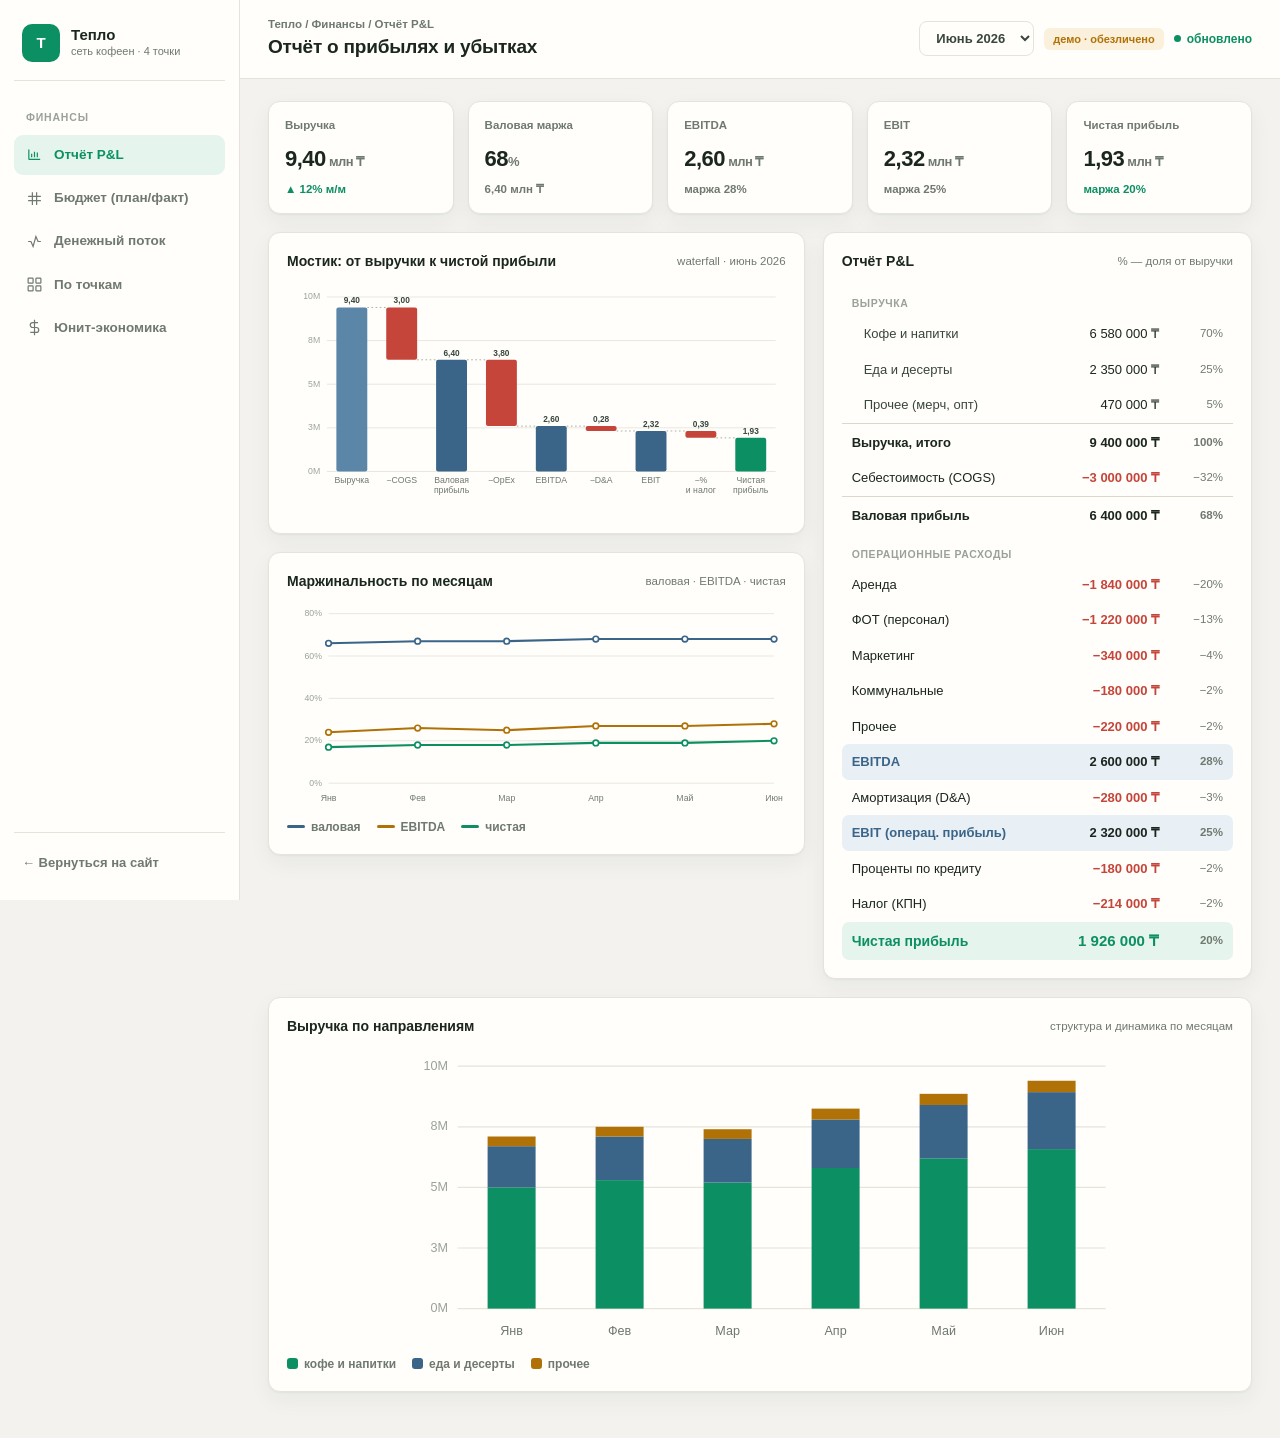
<file: cases/case-02-teplo.html>
<!DOCTYPE html>
<html lang="ru">
<head>
<meta charset="UTF-8">
<meta name="viewport" content="width=device-width, initial-scale=1.0">
<title>Тепло · Финансы — P&L, бюджет, денежный поток, юнит-экономика</title>
<style>
:root{
  --bg:#f3f2ee; --panel:#fffefb; --panel2:#f7f5f0; --line:#e6e3da; --line2:#dcd7cb;
  --txt:#1b261f; --txt2:#39463d; --mut:#6f796f; --mut2:#9aa298;
  --grn:#0c8f63; --grn-bg:#e5f4ed; --slate:#3a6589; --slate-bg:#e8eff5; --slate2:#5b86a8;
  --amb:#b07207; --amb-bg:#fbf0db; --red:#c5453a; --red-bg:#fbe9e7; --vio:#7b5ea7;
  --good:#0c8f63; --bad:#c5453a;
  --r:12px; --shadow:0 1px 2px rgba(27,38,31,.04),0 8px 22px rgba(27,38,31,.05);
  --font:"Segoe UI",-apple-system,BlinkMacSystemFont,Roboto,Inter,Arial,sans-serif;
  --mono:"SF Mono",ui-monospace,Consolas,monospace;
}
*{box-sizing:border-box;margin:0;padding:0}
body{background:var(--bg);color:var(--txt);font-family:var(--font);line-height:1.5;-webkit-font-smoothing:antialiased}
a{color:inherit;text-decoration:none}button{font-family:var(--font);cursor:pointer;border:none}

.app{display:grid;grid-template-columns:240px 1fr;min-height:100vh}
.side{background:var(--panel);border-right:1px solid var(--line);padding:20px 14px;display:flex;flex-direction:column;gap:3px;position:sticky;top:0;height:100vh}
.brand{display:flex;align-items:center;gap:11px;padding:4px 8px 18px;border-bottom:1px solid var(--line);margin-bottom:12px}
.brand .ava{width:38px;height:38px;border-radius:10px;display:flex;align-items:center;justify-content:center;font-weight:700;font-size:15px;color:#fff;background:var(--grn)}
.brand .bn{font-weight:700;font-size:15px;line-height:1.1}.brand .bt{font-size:11px;color:var(--mut)}
.nav-grp{font-size:10.5px;font-weight:700;letter-spacing:.8px;text-transform:uppercase;color:var(--mut2);padding:14px 12px 6px}
.nav-i{display:flex;align-items:center;gap:11px;padding:10px 12px;border-radius:9px;color:var(--mut);font-size:13.5px;font-weight:600;transition:.14s}
.nav-i svg{width:17px;height:17px;flex:0 0 auto;stroke:currentColor;fill:none;stroke-width:1.7}
.nav-i:hover{background:var(--panel2);color:var(--txt2)}
.nav-i.on{background:var(--grn-bg);color:var(--grn)}
.side-foot{margin-top:auto;border-top:1px solid var(--line);padding-top:12px}
.back{display:flex;align-items:center;gap:8px;font-size:13px;color:var(--mut);padding:8px;font-weight:600}.back:hover{color:var(--grn)}

.main{display:flex;flex-direction:column;min-width:0}
.topbar{display:flex;align-items:center;gap:16px;padding:16px 28px;background:var(--panel);border-bottom:1px solid var(--line);position:sticky;top:0;z-index:20;flex-wrap:wrap}
.topbar h1{font-size:19px;font-weight:700;letter-spacing:-.2px}
.topbar .crumb{font-size:11.5px;color:var(--mut);font-weight:600}
.topbar .right{margin-left:auto;display:flex;align-items:center;gap:10px;flex-wrap:wrap}
.live{font-size:12px;color:var(--grn);display:flex;align-items:center;gap:6px;font-weight:600}
.live .dot{width:7px;height:7px;border-radius:50%;background:var(--grn)}
.demo-tag{font-size:11px;color:var(--amb);background:var(--amb-bg);border-radius:6px;padding:3px 9px;font-weight:600}
.sel{background:var(--panel);border:1px solid var(--line);color:var(--txt2);font-size:13px;font-weight:600;padding:8px 12px;border-radius:8px;cursor:pointer}
.sel:focus{outline:none;border-color:var(--grn)}

.content{padding:22px 28px 46px;display:flex;flex-direction:column;gap:18px}
.section{display:none;flex-direction:column;gap:18px}.section.on{display:flex}

.kpi-row{display:grid;gap:14px}
.kpi{background:var(--panel);border:1px solid var(--line);border-radius:var(--r);padding:15px 16px;box-shadow:var(--shadow)}
.kpi .k{font-size:11.5px;color:var(--mut);font-weight:600}
.kpi .v{font-size:22px;font-weight:700;letter-spacing:-.5px;margin-top:8px;font-variant-numeric:tabular-nums}
.kpi .v small{font-size:13px;color:var(--mut);font-weight:600}
.kpi .foot{margin-top:6px;font-size:11.5px;font-weight:600}
.up{color:var(--good)}.down{color:var(--bad)}.flat{color:var(--mut)}

.grid{display:grid;gap:18px;align-items:start}
.g-2{grid-template-columns:1.25fr 1fr}.g-2e{grid-template-columns:1fr 1fr}
.panel{background:var(--panel);border:1px solid var(--line);border-radius:var(--r);padding:18px;box-shadow:var(--shadow)}
.panel .ph{display:flex;align-items:center;justify-content:space-between;margin-bottom:10px;gap:10px;flex-wrap:wrap}
.panel .ph h3{font-size:14px;font-weight:700}
.panel .ph .sub{font-size:11.5px;color:var(--mut);font-weight:500}
.legend{display:flex;gap:16px;margin-top:8px;font-size:12px;color:var(--mut);font-weight:600;flex-wrap:wrap}
.legend i{display:inline-block;width:18px;height:3px;border-radius:2px;margin-right:6px;vertical-align:3px}
.legend i.sq{width:11px;height:11px;border-radius:3px;vertical-align:-1px}
.legend i.dash{background:none;border-top:2px dashed var(--mut2);height:0}

.chart{width:100%;max-width:720px;height:auto;display:block;margin:0 auto;font-family:var(--font)}
.bullets{display:flex;flex-direction:column;gap:15px;padding:4px 0}
.bul{display:grid;grid-template-columns:130px 1fr 200px;align-items:center;gap:16px}
.bul .bl{font-size:13px;font-weight:700;color:var(--txt2)}
.bul .btrack{position:relative;height:26px;background:var(--panel2);border-radius:7px}
.bul .bfact{position:absolute;left:0;top:0;height:100%;border-radius:7px;background:var(--grn)}
.bul .bplan{position:absolute;top:-4px;width:3px;height:34px;background:var(--slate);border-radius:2px}
.bul .bplan::after{content:"план";position:absolute;top:-15px;left:50%;transform:translateX(-50%);font-size:9px;color:var(--slate);font-weight:700;white-space:nowrap}
.bul .bval{font-size:12.5px;text-align:right;font-variant-numeric:tabular-nums;color:var(--mut);font-weight:600}
.bul .bval b{font-weight:700;margin-left:6px}
.chart .grid-l{stroke:var(--line);stroke-width:1}
.chart .axis-t{fill:var(--mut2);font-size:10.5px}
.chart .axis-x{fill:var(--mut);font-size:10.5px}
.chart .tgt-l{stroke:var(--mut2);stroke-width:1.2;stroke-dasharray:4 4}
.chart .conn{stroke:var(--mut2);stroke-width:1;stroke-dasharray:2 3}
.chart .vlab{fill:var(--txt2);font-size:10px;font-weight:700}
.chart .mk{fill:var(--txt);font-size:10.5px;font-weight:700}

/* P&L statement */
.pnl{width:100%;border-collapse:collapse;font-size:13px}
.pnl td{padding:8px 10px;font-variant-numeric:tabular-nums}
.pnl td:nth-child(2){text-align:right;font-weight:600}
.pnl td:nth-child(3){text-align:right;color:var(--mut);font-size:11.5px;width:64px}
.pnl tr.head td{font-size:10.5px;text-transform:uppercase;letter-spacing:.6px;color:var(--mut2);font-weight:700;padding-top:14px;padding-bottom:4px}
.pnl tr.item td:first-child{padding-left:22px;color:var(--txt2)}
.pnl tr.item td:nth-child(2){font-weight:500}
.pnl tr.minus td:nth-child(2){color:var(--red)}
.pnl tr.sub td{border-top:1px solid var(--line2);font-weight:700;padding-top:9px}
.pnl tr.key td{background:var(--slate-bg);font-weight:700}
.pnl tr.key td:first-child{color:var(--slate);border-radius:7px 0 0 7px}
.pnl tr.key td:last-child{border-radius:0 7px 7px 0}
.pnl tr.total td{background:var(--grn-bg);font-weight:700}
.pnl tr.total td:first-child{color:var(--grn);border-radius:7px 0 0 7px;font-size:14px}
.pnl tr.total td:nth-child(2){color:var(--grn);font-size:15px}
.pnl tr.total td:last-child{border-radius:0 7px 7px 0}

/* generic table */
.tbl{width:100%;border-collapse:collapse;font-size:13px}
.tbl th{text-align:right;color:var(--mut);font-weight:600;font-size:10.5px;text-transform:uppercase;letter-spacing:.4px;padding:9px 10px;border-bottom:1px solid var(--line);white-space:nowrap}
.tbl th:first-child,.tbl td:first-child{text-align:left}
.tbl td{padding:10px;border-bottom:1px solid var(--line);text-align:right;font-variant-numeric:tabular-nums}
.tbl tbody tr:last-child td{border-bottom:none}
.tbl tr.bold td{font-weight:700;background:var(--panel2)}
.var-f{color:var(--good);font-weight:700}.var-u{color:var(--bad);font-weight:700}
.tag{font-size:10px;font-weight:700;padding:1px 6px;border-radius:5px}
.tag.f{background:var(--grn-bg);color:var(--good)}.tag.u{background:var(--red-bg);color:var(--bad)}

/* location cards */
.loc-grid{display:grid;grid-template-columns:repeat(2,1fr);gap:16px}
.loc{background:var(--panel);border:1px solid var(--line);border-left:4px solid var(--grn);border-radius:var(--r);padding:18px;box-shadow:var(--shadow);cursor:pointer;transition:.14s}
.loc:hover{transform:translateY(-2px)}
.loc.warn{border-left-color:var(--red)}
.loc .lh{display:flex;align-items:center;justify-content:space-between;margin-bottom:14px}
.loc .lh .nm{font-size:15px;font-weight:700}
.loc .lh .rk{font-size:11px;font-weight:700;color:var(--mut);background:var(--panel2);border-radius:6px;padding:3px 8px}
.loc .lkpi{display:grid;grid-template-columns:repeat(3,1fr);gap:10px;margin-bottom:12px}
.loc .lkpi .lk{font-size:11px;color:var(--mut);font-weight:600}
.loc .lkpi .lv{font-size:17px;font-weight:700;margin-top:3px;font-variant-numeric:tabular-nums}
.loc .lbar{height:8px;border-radius:5px;background:var(--panel2);overflow:hidden}
.loc .lbar > i{display:block;height:100%;border-radius:5px}
.loc .lcap{font-size:11px;color:var(--mut);margin-top:7px;display:flex;justify-content:space-between}

/* unit econ */
.ue-cards{display:grid;grid-template-columns:repeat(2,1fr);gap:18px}
.lc{display:flex;align-items:center;gap:12px;margin-bottom:12px}
.lc .nm{width:120px;font-size:13px;font-weight:600;color:var(--txt2)}
.lc .track{flex:1;background:var(--panel2);border-radius:7px;height:28px;overflow:hidden}
.lc .fill{height:100%;border-radius:7px;display:flex;align-items:center;padding:0 12px;color:#fff;font-weight:700;font-size:12.5px;font-variant-numeric:tabular-nums;min-width:60px}
.ratio{display:flex;align-items:baseline;gap:10px;margin-top:6px}
.ratio b{font-size:34px;font-weight:700;color:var(--grn);letter-spacing:-1px}
.ratio span{font-size:13px;color:var(--mut);font-weight:600}

/* доступность: курсор на кликабельном, видимый фокус, reduced-motion */
.nav-i,.tbl tbody tr{cursor:pointer}
:where(.nav-i,.seg button,.sel,.back):focus-visible{outline:2px solid #2563eb;outline-offset:2px;border-radius:8px}
@media (prefers-reduced-motion: reduce){*,*::before,*::after{animation-duration:.001ms!important;animation-iteration-count:1!important;transition-duration:.001ms!important}}
@media(max-width:980px){.app{grid-template-columns:1fr}.topbar{position:static}.side{position:sticky;top:0;z-index:30;height:auto;flex-direction:row;align-items:center;gap:6px;overflow-x:auto;padding:10px 12px;border-right:none;border-bottom:1px solid var(--line);-webkit-overflow-scrolling:touch}.side .brand,.side .nav-grp,.side-foot{display:none}.nav-i{flex:0 0 auto;white-space:nowrap;padding:8px 12px}.g-2,.g-2e,.loc-grid,.ue-cards{grid-template-columns:1fr}}
</style>
</head>
<body>
<div class="app">
  <aside class="side">
    <div class="brand"><div class="ava">Т</div><div><div class="bn">Тепло</div><div class="bt">сеть кофеен · 4 точки</div></div></div>
    <div class="nav-grp">Финансы</div>
    <div class="nav-i on" data-sec="pnl"><svg viewBox="0 0 24 24"><path d="M4 19V5M4 19h16M8 16v-5M12 16V8M16 16v-7"/></svg> Отчёт P&amp;L</div>
    <div class="nav-i" data-sec="bud"><svg viewBox="0 0 24 24"><path d="M9 3v18M15 3v18M3 9h18M3 15h18"/></svg> Бюджет (план/факт)</div>
    <div class="nav-i" data-sec="cf"><svg viewBox="0 0 24 24"><path d="M3 12h4l3 7 4-14 3 7h4"/></svg> Денежный поток</div>
    <div class="nav-i" data-sec="loc"><svg viewBox="0 0 24 24"><rect x="3" y="3" width="7" height="7" rx="1"/><rect x="14" y="3" width="7" height="7" rx="1"/><rect x="3" y="14" width="7" height="7" rx="1"/><rect x="14" y="14" width="7" height="7" rx="1"/></svg> По точкам</div>
    <div class="nav-i" data-sec="ue"><svg viewBox="0 0 24 24"><path d="M12 1v22M17 5H9.5a3.5 3.5 0 000 7h5a3.5 3.5 0 010 7H6"/></svg> Юнит-экономика</div>
    <div class="side-foot"><a class="back" href="../index.html">← Вернуться на сайт</a></div>
  </aside>

  <div class="main">
    <div class="topbar">
      <div><div class="crumb">Тепло / Финансы / <span id="crumb">Отчёт P&amp;L</span></div><h1 id="title">Отчёт о прибылях и убытках</h1></div>
      <div class="right">
        <select class="sel" id="period"><option>Июнь 2026</option><option>Май 2026</option><option>2 кв 2026</option></select>
        <span class="demo-tag">демо · обезличено</span>
        <span class="live"><span class="dot"></span>обновлено</span>
      </div>
    </div>

    <div class="content">

      <!-- P&L -->
      <div class="section on" data-sec="pnl">
        <div class="kpi-row" style="grid-template-columns:repeat(5,1fr)">
          <div class="kpi"><div class="k">Выручка</div><div class="v">9,40<small> млн ₸</small></div><div class="foot up">▲ 12% м/м</div></div>
          <div class="kpi"><div class="k">Валовая маржа</div><div class="v">68<small>%</small></div><div class="foot flat">6,40 млн ₸</div></div>
          <div class="kpi"><div class="k">EBITDA</div><div class="v">2,60<small> млн ₸</small></div><div class="foot flat">маржа 28%</div></div>
          <div class="kpi"><div class="k">EBIT</div><div class="v">2,32<small> млн ₸</small></div><div class="foot flat">маржа 25%</div></div>
          <div class="kpi"><div class="k">Чистая прибыль</div><div class="v">1,93<small> млн ₸</small></div><div class="foot up">маржа 20%</div></div>
        </div>
        <div class="grid g-2">
          <div style="display:flex;flex-direction:column;gap:18px">
            <div class="panel">
              <div class="ph"><h3>Мостик: от выручки к чистой прибыли</h3><span class="sub">waterfall · июнь 2026</span></div>
              <div id="chart-wf"></div>
            </div>
            <div class="panel">
              <div class="ph"><h3>Маржинальность по месяцам</h3><span class="sub">валовая · EBITDA · чистая</span></div>
              <div id="chart-marg"></div>
              <div class="legend"><span><i style="background:var(--slate)"></i>валовая</span><span><i style="background:var(--amb)"></i>EBITDA</span><span><i style="background:var(--grn)"></i>чистая</span></div>
            </div>
          </div>
          <div class="panel">
            <div class="ph"><h3>Отчёт P&amp;L</h3><span class="sub">% — доля от выручки</span></div>
            <table class="pnl" id="pnl-table"></table>
          </div>
        </div>
        <div class="panel">
          <div class="ph"><h3>Выручка по направлениям</h3><span class="sub">структура и динамика по месяцам</span></div>
          <div id="chart-rev"></div>
          <div class="legend"><span><i class="sq" style="background:var(--grn)"></i>кофе и напитки</span><span><i class="sq" style="background:var(--slate)"></i>еда и десерты</span><span><i class="sq" style="background:var(--amb)"></i>прочее</span></div>
        </div>
      </div>

      <!-- БЮДЖЕТ -->
      <div class="section" data-sec="bud">
        <div class="kpi-row" style="grid-template-columns:repeat(4,1fr)">
          <div class="kpi"><div class="k">Выручка: факт vs план</div><div class="v">94<small>%</small></div><div class="foot down">−0,60 млн к плану</div></div>
          <div class="kpi"><div class="k">EBITDA: факт vs план</div><div class="v">93<small>%</small></div><div class="foot down">−0,20 млн к плану</div></div>
          <div class="kpi"><div class="k">Отклонение объёма</div><div class="v down">−0,50<small> млн</small></div><div class="foot flat">гостей меньше плана</div></div>
          <div class="kpi"><div class="k">Отклонение эффект.</div><div class="v up">+0,10<small> млн</small></div><div class="foot flat">экономия на статьях</div></div>
        </div>
        <div class="panel">
          <div class="ph"><h3>Бюджет: статичный план · гибкий бюджет · факт</h3>
            <span class="sub">гибкий бюджет = план, пересчитанный под фактический объём</span></div>
          <table class="tbl" id="bud-table">
            <thead><tr><th>Статья</th><th>Статичный план</th><th>Гибкий бюджет</th><th>Факт</th><th>Откл. объёма</th><th>Откл. эффект.</th></tr></thead>
            <tbody></tbody>
          </table>
          <div class="legend"><span><span class="tag f">F</span> благоприятное отклонение</span><span><span class="tag u">U</span> неблагоприятное</span></div>
        </div>
        <div class="panel">
          <div class="ph"><h3>Факт против плана</h3><span class="sub">зелёное — факт, метка — план</span></div>
          <div class="bullets" id="bud-bullets"></div>
        </div>
      </div>

      <!-- ДЕНЕЖНЫЙ ПОТОК -->
      <div class="section" data-sec="cf">
        <div class="kpi-row" style="grid-template-columns:repeat(4,1fr)">
          <div class="kpi"><div class="k">Остаток на счету</div><div class="v">5,8<small> млн ₸</small></div><div class="foot up">▲ +2,1 млн</div></div>
          <div class="kpi"><div class="k">Операц. поток (CFO)</div><div class="v">+2,5<small> млн ₸</small></div><div class="foot flat">от основной деятельности</div></div>
          <div class="kpi"><div class="k">Чистый денежный поток</div><div class="v">+2,1<small> млн ₸</small></div><div class="foot flat">CFO + CFI + CFF</div></div>
          <div class="kpi"><div class="k">Запас прочности</div><div class="v">4,2<small> мес</small></div><div class="foot flat">остаток / отток</div></div>
        </div>
        <div class="panel">
          <div class="ph"><h3>Остаток денег: факт и прогноз</h3><span class="sub">пунктир — прогноз · штрих — минимальный буфер 2,5 млн</span></div>
          <div id="chart-cash"></div>
          <div class="legend"><span><i style="background:var(--grn)"></i>факт</span><span><i style="background:var(--slate)"></i>прогноз</span><span><i class="dash"></i>мин. буфер</span></div>
        </div>
        <div class="panel">
          <div class="ph"><h3>Притоки и оттоки по месяцам</h3></div>
          <div id="chart-flow"></div>
          <div class="legend"><span><i class="sq" style="background:var(--grn)"></i>приток</span><span><i class="sq" style="background:var(--red)"></i>отток</span></div>
        </div>
      </div>

      <!-- ПО ТОЧКАМ -->
      <div class="section" data-sec="loc">
        <div class="panel">
          <div class="ph"><h3>Чистая прибыль по точкам</h3><span class="sub">вклад каждой точки</span></div>
          <div id="chart-loc"></div>
          <div class="legend"><span><i class="sq" style="background:var(--grn)"></i>прибыль</span><span><i class="sq" style="background:var(--red)"></i>зона риска</span></div>
        </div>
        <div class="loc-grid" id="loc-cards"></div>
      </div>

      <!-- ЮНИТ-ЭКОНОМИКА -->
      <div class="section" data-sec="ue">
        <div class="kpi-row" style="grid-template-columns:repeat(5,1fr)">
          <div class="kpi"><div class="k">Средний чек</div><div class="v">1 850<small> ₸</small></div></div>
          <div class="kpi"><div class="k">Маржа вклада / чек</div><div class="v">1 260<small> ₸</small></div><div class="foot flat">68% чека</div></div>
          <div class="kpi"><div class="k">Точка безубыт.</div><div class="v">3 020<small> гостей</small></div><div class="foot flat">≈ 5,6 млн ₸/мес</div></div>
          <div class="kpi"><div class="k">LTV гостя</div><div class="v">16 200<small> ₸</small></div></div>
          <div class="kpi"><div class="k">LTV : CAC</div><div class="v">12,0×</div><div class="foot up">окупаемость ~3 нед</div></div>
        </div>
        <div class="grid g-2">
          <div class="panel">
            <div class="ph"><h3>Точка безубыточности</h3><span class="sub">выручка против затрат по объёму гостей</span></div>
            <div id="chart-be"></div>
            <div class="legend"><span><i style="background:var(--grn)"></i>выручка</span><span><i style="background:var(--red)"></i>полные затраты</span><span><i class="dash"></i>постоянные затраты</span></div>
          </div>
          <div class="panel">
            <div class="ph"><h3>Окупаемость клиента</h3><span class="sub">LTV против стоимости привлечения</span></div>
            <div class="lc"><div class="nm">LTV гостя</div><div class="track"><div class="fill" style="width:100%;background:var(--grn)">16 200 ₸</div></div></div>
            <div class="lc"><div class="nm">CAC</div><div class="track"><div class="fill" style="width:8.3%;background:var(--red)">1 350 ₸</div></div></div>
            <div class="lc"><div class="nm">Маржа вклада</div><div class="track"><div class="fill" style="width:68%;background:var(--slate)">11 000 ₸</div></div></div>
            <div class="ratio"><b>12,0×</b><span>LTV : CAC — здоровая зона (норма ≥ 3×)</span></div>
          </div>
        </div>
      </div>

    </div>
  </div>
</div>

<script>
function ru(n){return Math.round(n).toLocaleString('ru-RU')}
function mln(v){return (v/1e6).toFixed(2).replace('.',',')}

/* ----- waterfall (мостик P&L) ----- */
function waterfall(elId,items){
  const W=600,H=280,pL=48,pR=12,pT=18,pB=52,pw=W-pL-pR,ph=H-pT-pB;
  let run=0,maxV=0;const calc=items.map(it=>{
    let bottom,top;
    if(it[2]==='minus'){top=run;bottom=run-it[1];run=bottom;}
    else{bottom=0;top=it[1];run=it[1];}
    maxV=Math.max(maxV,top);return{l:it[0],t:it[2],bottom,top};
  });
  const yMax=Math.ceil(maxV/1e6)*1e6,slot=pw/items.length,bw=Math.min(slot*0.62,46);
  const y=v=>pT+ph*(1-v/yMax);
  let s=`<svg class="chart" viewBox="0 0 ${W} ${H}">`;
  for(let t=0;t<=4;t++){const yy=pT+ph*t/4,val=yMax*(1-t/4);
    s+=`<line class="grid-l" x1="${pL}" y1="${yy}" x2="${pL+pw}" y2="${yy}"/><text class="axis-t" x="${pL-8}" y="${yy+3}" text-anchor="end">${(val/1e6).toFixed(0)}М</text>`;}
  calc.forEach((c,i)=>{
    const cx=pL+slot*i+slot/2,bx=cx-bw/2,yt=y(c.top),yb=y(c.bottom);
    const col=c.t==='minus'?'var(--red)':c.t==='total'?'var(--grn)':c.t==='key'?'var(--slate)':'var(--slate2)';
    s+=`<rect x="${bx}" y="${yt}" width="${bw}" height="${Math.max(yb-yt,2)}" rx="2.5" fill="${col}"/>`;
    s+=`<text class="vlab" x="${cx}" y="${yt-5}" text-anchor="middle">${(((c.top-c.bottom))/1e6).toFixed(2).replace('.',',')}</text>`;
    if(i<calc.length-1){const ny=y(calc[i+1].t==='minus'?calc[i+1].top:calc[i+1].top);
      const connY=c.t==='minus'?y(c.bottom):y(c.top);
      s+=`<line class="conn" x1="${cx+bw/2}" y1="${connY}" x2="${pL+slot*(i+1)+slot/2-bw/2}" y2="${connY}"/>`;}
    const lines=c.l.split('|');
    lines.forEach((ln,li)=>s+=`<text class="axis-x" x="${cx}" y="${H-38+li*12}" text-anchor="middle">${ln}</text>`);
  });
  s+=`</svg>`;document.getElementById(elId).innerHTML=s;
}
/* ----- stacked bars ----- */
function stackedBar(elId,o){
  const n=o.labels.length,W=600,H=250,pL=48,pR=12,pT=16,pB=32,pw=W-pL-pR,ph=H-pT-pB;
  const slot=pw/n,bw=Math.min(slot*0.55,40),y=v=>pT+ph*(1-v/o.yMax);
  let s=`<svg class="chart" viewBox="0 0 ${W} ${H}">`;
  for(let t=0;t<=4;t++){const yy=pT+ph*t/4,val=o.yMax*(1-t/4);
    s+=`<line class="grid-l" x1="${pL}" y1="${yy}" x2="${pL+pw}" y2="${yy}"/><text class="axis-t" x="${pL-8}" y="${yy+3}" text-anchor="end">${(val/1e6).toFixed(0)}М</text>`;}
  o.labels.forEach((l,i)=>{let acc=0;const cx=pL+slot*i+slot/2,bx=cx-bw/2;
    o.series.forEach(se=>{const v=se.data[i],yb=y(acc),yt=y(acc+v);acc+=v;
      s+=`<rect x="${bx}" y="${yt}" width="${bw}" height="${Math.max(yb-yt,0.5)}" fill="${se.color}"/>`;});
    s+=`<text class="axis-x" x="${cx}" y="${H-10}" text-anchor="middle">${l}</text>`;});
  s+=`</svg>`;document.getElementById(elId).innerHTML=s;
}
/* ----- grouped bars ----- */
function barChart(elId,o){
  const n=o.labels.length,W=600,H=250,pL=48,pR=12,pT=16,pB=34,pw=W-pL-pR,ph=H-pT-pB,g=o.series.length;
  const slot=pw/n,bw=Math.min(slot*0.66/g,24),gap=(slot-bw*g)/2,y=v=>pT+ph*(1-v/o.yMax);
  let s=`<svg class="chart" viewBox="0 0 ${W} ${H}">`;
  for(let t=0;t<=4;t++){const yy=pT+ph*t/4,val=o.yMax*(1-t/4);
    s+=`<line class="grid-l" x1="${pL}" y1="${yy}" x2="${pL+pw}" y2="${yy}"/><text class="axis-t" x="${pL-8}" y="${yy+3}" text-anchor="end">${o.yFmt?o.yFmt(val):Math.round(val)}</text>`;}
  o.labels.forEach((l,i)=>{const x0=pL+slot*i+gap;
    o.series.forEach((se,gi)=>{const v=se.data[i],bx=x0+gi*bw,by=y(v);s+=`<rect x="${bx}" y="${by}" width="${bw-3}" height="${Math.max(pT+ph-by,1)}" rx="2.5" fill="${se.color}"/>`;});
    s+=`<text class="axis-x" x="${pL+slot*i+slot/2}" y="${H-12}" text-anchor="middle">${l}</text>`;});
  s+=`</svg>`;document.getElementById(elId).innerHTML=s;
}
/* ----- line chart (cash) ----- */
function lineChart(elId,o){
  const W=600,H=250,pL=50,pR=14,pT=14,pB=32,pw=W-pL-pR,ph=H-pT-pB,ticks=o.yTicks||4,ymax=o.yMax,ymin=o.yMin||0;
  const x=i=>pL+pw*i/(o.labels.length-1),y=v=>pT+ph*(1-(v-ymin)/(ymax-ymin));
  let s=`<svg class="chart" viewBox="0 0 ${W} ${H}">`;
  for(let t=0;t<=ticks;t++){const yy=pT+ph*t/ticks,val=ymin+(ymax-ymin)*(1-t/ticks);
    s+=`<line class="grid-l" x1="${pL}" y1="${yy}" x2="${pL+pw}" y2="${yy}"/><text class="axis-t" x="${pL-8}" y="${yy+3}" text-anchor="end">${o.yFmt?o.yFmt(val):Math.round(val)}</text>`;}
  o.labels.forEach((l,i)=>s+=`<text class="axis-x" x="${x(i)}" y="${H-10}" text-anchor="middle">${l}</text>`);
  if(o.target!=null){const ty=y(o.target);s+=`<line class="tgt-l" x1="${pL}" y1="${ty}" x2="${pL+pw}" y2="${ty}"/>`;}
  (o.series||[]).forEach(se=>{
    const dd=se.data.map((v,i)=>v==null?null:`${x(i)},${y(v)}`).filter(Boolean).join(' ');
    s+=`<polyline points="${dd}" fill="none" stroke="${se.color}" stroke-width="2.5" stroke-linejoin="round" stroke-linecap="round"${se.dash?' stroke-dasharray="6 5"':''}/>`;
    se.data.forEach((v,i)=>{if(v!=null)s+=`<circle cx="${x(i)}" cy="${y(v)}" r="3.4" fill="#fff" stroke="${se.color}" stroke-width="2"/>`;});
  });
  s+=`</svg>`;document.getElementById(elId).innerHTML=s;
}
/* ----- breakeven ----- */
function breakeven(elId,o){
  const W=600,H=260,pL=52,pR=14,pT=16,pB=40,pw=W-pL-pR,ph=H-pT-pB;
  const gmax=o.maxG,ymax=o.pricePerG*gmax,x=g=>pL+pw*g/gmax,y=v=>pT+ph*(1-v/ymax);
  const beG=o.fixed/(o.pricePerG-o.varPerG),beV=o.pricePerG*beG;
  let s=`<svg class="chart" viewBox="0 0 ${W} ${H}">`;
  for(let t=0;t<=4;t++){const yy=pT+ph*t/4,val=ymax*(1-t/4);
    s+=`<line class="grid-l" x1="${pL}" y1="${yy}" x2="${pL+pw}" y2="${yy}"/><text class="axis-t" x="${pL-8}" y="${yy+3}" text-anchor="end">${(val/1e6).toFixed(0)}М</text>`;}
  for(let t=0;t<=4;t++){const gx=pL+pw*t/4;s+=`<text class="axis-x" x="${gx}" y="${H-22}" text-anchor="middle">${Math.round(gmax*t/4)}</text>`;}
  s+=`<text class="axis-x" x="${pL+pw/2}" y="${H-7}" text-anchor="middle" style="fill:var(--mut)">гостей в месяц</text>`;
  // постоянные затраты
  s+=`<line class="tgt-l" x1="${pL}" y1="${y(o.fixed)}" x2="${pL+pw}" y2="${y(o.fixed)}"/>`;
  // полные затраты
  s+=`<line x1="${x(0)}" y1="${y(o.fixed)}" x2="${x(gmax)}" y2="${y(o.fixed+o.varPerG*gmax)}" stroke="var(--red)" stroke-width="2.5"/>`;
  // выручка
  s+=`<line x1="${x(0)}" y1="${y(0)}" x2="${x(gmax)}" y2="${y(ymax)}" stroke="var(--grn)" stroke-width="2.5"/>`;
  // точка безубытка
  s+=`<circle cx="${x(beG)}" cy="${y(beV)}" r="5" fill="#fff" stroke="var(--txt)" stroke-width="2"/>`;
  s+=`<line x1="${x(beG)}" y1="${y(beV)}" x2="${x(beG)}" y2="${pT+ph}" stroke="var(--mut2)" stroke-width="1" stroke-dasharray="3 3"/>`;
  s+=`<text class="mk" x="${x(beG)}" y="${y(beV)-10}" text-anchor="middle">безубыток · ${ru(beG)} гостей</text>`;
  // текущая точка
  s+=`<circle cx="${x(o.current)}" cy="${y(o.pricePerG*o.current)}" r="4" fill="var(--grn)"/>`;
  s+=`<text class="mk" x="${x(o.current)}" y="${y(o.pricePerG*o.current)-10}" text-anchor="middle" style="fill:var(--grn)">сейчас · ${ru(o.current)}</text>`;
  s+=`</svg>`;document.getElementById(elId).innerHTML=s;
}

/* ---------- данные ---------- */
const MON=["Янв","Фев","Мар","Апр","Май","Июн"];
const PNL=[
  ["Выручка","head"],
  ["Кофе и напитки",6580000,"70%","item"],["Еда и десерты",2350000,"25%","item"],["Прочее (мерч, опт)",470000,"5%","item"],
  ["Выручка, итого",9400000,"100%","sub"],
  ["Себестоимость (COGS)",-3000000,"−32%","minus"],
  ["Валовая прибыль",6400000,"68%","sub"],
  ["Операционные расходы","head"],
  ["Аренда",-1840000,"−20%","minus"],["ФОТ (персонал)",-1220000,"−13%","minus"],["Маркетинг",-340000,"−4%","minus"],["Коммунальные",-180000,"−2%","minus"],["Прочее",-220000,"−2%","minus"],
  ["EBITDA",2600000,"28%","key"],
  ["Амортизация (D&A)",-280000,"−3%","minus"],
  ["EBIT (операц. прибыль)",2320000,"25%","key"],
  ["Проценты по кредиту",-180000,"−2%","minus"],
  ["Налог (КПН)",-214000,"−2%","minus"],
  ["Чистая прибыль",1926000,"20%","total"]
];
const WF=[["Выручка",9400000,"base"],["−COGS",3000000,"minus"],["Валовая|прибыль",6400000,"key"],["−OpEx",3800000,"minus"],["EBITDA",2600000,"key"],["−D&A",280000,"minus"],["EBIT",2320000,"key"],["−%|и налог",394000,"minus"],["Чистая|прибыль",1926000,"total"]];
// бюджет: [статья, статичный план, гибкий, факт, тип]  тип: '' | 'bold'
const BUD=[
  ["Выручка",10000000,9500000,9400000,"bold"],
  ["Себестоимость",-3200000,-3040000,-3000000,""],
  ["Валовая прибыль",6800000,6460000,6400000,"bold"],
  ["Аренда",-1840000,-1840000,-1840000,""],
  ["ФОТ",-1200000,-1180000,-1220000,""],
  ["Маркетинг",-300000,-300000,-340000,""],
  ["Прочее OpEx",-660000,-650000,-680000,""],
  ["EBITDA",2800000,2490000,2320000,"bold"]
];
const LOC=[
  ["ТЦ «Мега»",3100000,1100000,35,92,"g"],
  ["пр. Достык",2700000,890000,33,84,"g"],
  ["ул. Абая",2200000,590000,27,62,"g"],
  ["Аэропорт",1400000,100000,7,12,"r"]
];

/* ---------- рендер ---------- */
function set(id,v){const e=document.getElementById(id);if(e)e.innerHTML=v}
function renderPnl(){
  document.getElementById("pnl-table").innerHTML=PNL.map(r=>{
    if(r[1]==="head")return `<tr class="head"><td colspan="3">${r[0]}</td></tr>`;
    const amt=(r[1]<0?'−':'')+ru(Math.abs(r[1]))+' ₸';
    return `<tr class="${r[3]}"><td>${r[0]}</td><td>${amt}</td><td>${r[2]}</td></tr>`;
  }).join("");
  waterfall("chart-wf",WF);
  lineChart("chart-marg",{labels:MON,yMax:80,yMin:0,yTicks:4,yFmt:v=>v.toFixed(0)+'%',series:[
    {color:"var(--slate)",data:[66,67,67,68,68,68]},
    {color:"var(--amb)",data:[24,26,25,27,27,28]},
    {color:"var(--grn)",data:[17,18,18,19,19,20]}
  ]});
  stackedBar("chart-rev",{labels:MON,yMax:10000000,series:[
    {color:"var(--grn)",data:[5.0,5.3,5.2,5.8,6.2,6.58].map(v=>v*1e6)},
    {color:"var(--slate)",data:[1.7,1.8,1.8,2.0,2.2,2.35].map(v=>v*1e6)},
    {color:"var(--amb)",data:[0.4,0.4,0.4,0.45,0.46,0.47].map(v=>v*1e6)}
  ]});
}
function renderBud(){
  document.querySelector("#bud-table tbody").innerHTML=BUD.map(b=>{
    const volVar=b[2]-b[1], effVar=b[3]-b[2];
    const vf=v=>{const fav=(b[0]==='Выручка'||b[0]==='Валовая прибыль'||b[0]==='EBITDA')?v>=0:v<=0; // для доходов рост=хорошо, для расходов экономия=хорошо
      const cls=Math.abs(v)<1?'flat':fav?'var-f':'var-u';const tg=Math.abs(v)<1?'':fav?'<span class="tag f">F</span>':'<span class="tag u">U</span>';
      return `<span class="${cls}">${v>0?'+':'−'}${ru(Math.abs(v))}</span> ${tg}`;};
    return `<tr class="${b[4]}"><td>${b[0]}</td><td>${b[1]<0?'−':''}${ru(Math.abs(b[1]))}</td><td>${b[2]<0?'−':''}${ru(Math.abs(b[2]))}</td><td>${b[3]<0?'−':''}${ru(Math.abs(b[3]))}</td><td>${vf(volVar)}</td><td>${vf(effVar)}</td></tr>`;
  }).join("");
  const bul=[["Выручка",10000000,9400000],["Валовая прибыль",6800000,6400000],["EBITDA",2800000,2320000]];
  document.getElementById("bud-bullets").innerHTML=bul.map(it=>{
    const scale=it[1]*1.15,fw=it[2]/scale*100,pw=it[1]/scale*100,d=(it[2]/it[1]*100-100);
    const cls=d>=0?'var-f':'var-u';
    return `<div class="bul"><div class="bl">${it[0]}</div>
      <div class="btrack"><div class="bfact" style="width:${fw}%"></div><div class="bplan" style="left:${pw}%"></div></div>
      <div class="bval">${mln(it[2])}М / ${mln(it[1])}М <b class="${cls}">${d>=0?'+':''}${d.toFixed(1)}%</b></div></div>`;
  }).join("");
}
function renderCash(){
  lineChart("chart-cash",{labels:[...MON,"Июл","Авг"],yMax:11000000,yMin:0,yTicks:4,yFmt:v=>(v/1e6).toFixed(0)+'М',target:2500000,
    series:[{color:"var(--grn)",data:[1.9,2.6,3.0,3.7,4.9,5.8,null,null].map(v=>v==null?null:v*1e6)},
            {color:"var(--slate)",dash:true,data:[null,null,null,null,null,5.8,7.6,9.4].map(v=>v==null?null:v*1e6)}]});
  barChart("chart-flow",{labels:MON,yMax:11000000,yFmt:v=>(v/1e6).toFixed(0)+'М',series:[
    {color:"var(--grn)",data:[7.8,8.2,8.0,8.8,9.4,9.9].map(v=>v*1e6)},
    {color:"var(--red)",data:[7.0,7.3,7.4,7.6,7.5,7.8].map(v=>v*1e6)}]});
}
function renderLoc(){
  barChart("chart-loc",{labels:LOC.map(l=>l[0]),yMax:1200000,yFmt:v=>(v/1e6).toFixed(1)+'М',series:[
    {color:"var(--grn)",data:LOC.map(l=>l[5]==='r'?0:l[2])},{color:"var(--red)",data:LOC.map(l=>l[5]==='r'?l[2]:0)}]});
  document.getElementById("loc-cards").innerHTML=LOC.map((l,i)=>
    `<div class="loc ${l[5]==='r'?'warn':''}">
      <div class="lh"><div class="nm">${l[0]}</div><div class="rk">#${i+1} по прибыли</div></div>
      <div class="lkpi">
        <div><div class="lk">Выручка</div><div class="lv">${mln(l[1])}М</div></div>
        <div><div class="lk">Чистая</div><div class="lv">${mln(l[2])}М</div></div>
        <div><div class="lk">Маржа</div><div class="lv" style="color:${l[5]==='r'?'var(--red)':'var(--grn)'}">${l[3]}%</div></div>
      </div>
      <div class="lbar"><i style="width:${l[4]}%;background:${l[5]==='r'?'var(--red)':'var(--grn)'}"></i></div>
      <div class="lcap"><span>загрузка точки</span><span>${l[4]}%</span></div>
    </div>`).join("");
}
function renderUe(){
  breakeven("chart-be",{maxG:7000,fixed:3800000,varPerG:590,pricePerG:1850,current:5080});
}
const TITLES={pnl:["Отчёт P&L","Отчёт о прибылях и убытках"],bud:["Бюджет (план/факт)","Бюджет: план, гибкий бюджет, факт"],cf:["Денежный поток","Хватит ли денег: остаток и прогноз"],loc:["По точкам","Сравнение точек по прибыли"],ue:["Юнит-экономика","Окупаемость и точка безубыточности"]};
function showSection(sec){
  document.querySelectorAll(".nav-i").forEach(n=>n.classList.toggle("on",n.dataset.sec===sec));
  document.querySelectorAll(".section").forEach(s=>s.classList.toggle("on",s.dataset.sec===sec));
  set("crumb",TITLES[sec][0]);set("title",TITLES[sec][1]);
}
document.querySelectorAll(".nav-i").forEach(n=>n.addEventListener("click",()=>showSection(n.dataset.sec)));
renderPnl();renderBud();renderCash();renderLoc();renderUe();
</script>
</body>
</html>
</file>
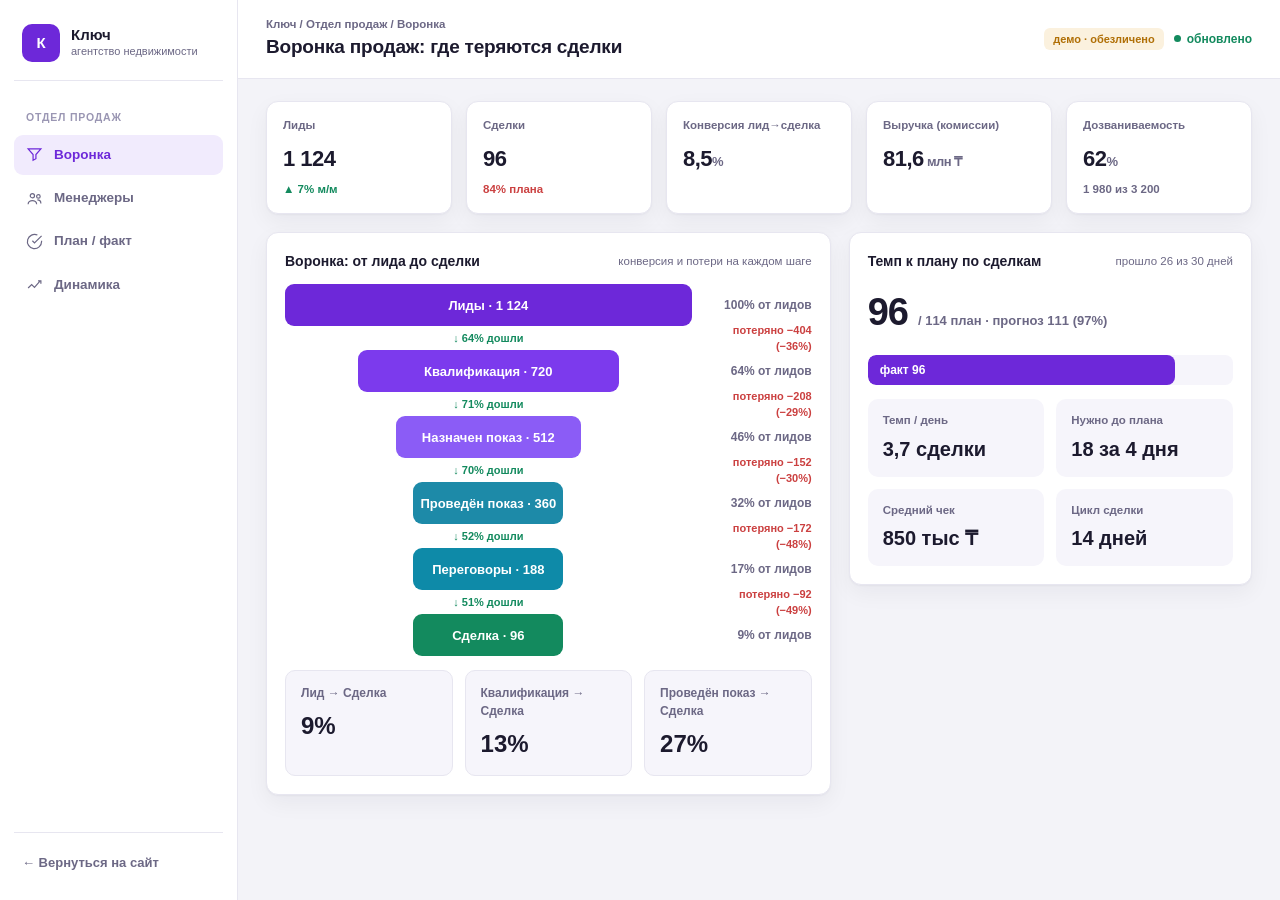
<file: cases/case-03-kluch.html>
<!DOCTYPE html>
<html lang="ru">
<head>
<meta charset="UTF-8">
<meta name="viewport" content="width=device-width, initial-scale=1.0">
<title>Ключ · Отдел продаж — воронка, план/факт, менеджеры, динамика</title>
<style>
:root{
  --bg:#f3f3f8; --panel:#ffffff; --panel2:#f6f5fb; --line:#e7e6f0; --line2:#dddbec;
  --txt:#1c1a2e; --txt2:#383551; --mut:#6c6885; --mut2:#9a96b3;
  --vio:#6d28d9; --vio-bg:#f1ebfd; --cyan:#0e8aa8; --cyan-bg:#e4f4f8;
  --amb:#b06f06; --amb-bg:#fbf1de; --red:#cb4040; --red-bg:#fbe9e9;
  --good:#138a5e; --good-bg:#e5f4ee; --bad:#cb4040;
  --r:12px; --shadow:0 1px 2px rgba(28,26,46,.04),0 8px 22px rgba(28,26,46,.05);
  --font:"Segoe UI",-apple-system,BlinkMacSystemFont,Roboto,Inter,Arial,sans-serif;
}
*{box-sizing:border-box;margin:0;padding:0}
body{background:var(--bg);color:var(--txt);font-family:var(--font);line-height:1.5;-webkit-font-smoothing:antialiased}
a{color:inherit;text-decoration:none}button{font-family:var(--font);cursor:pointer;border:none}

.app{display:grid;grid-template-columns:238px 1fr;min-height:100vh}
.side{background:var(--panel);border-right:1px solid var(--line);padding:20px 14px;display:flex;flex-direction:column;gap:3px;position:sticky;top:0;height:100vh}
.brand{display:flex;align-items:center;gap:11px;padding:4px 8px 18px;border-bottom:1px solid var(--line);margin-bottom:12px}
.brand .ava{width:38px;height:38px;border-radius:10px;display:flex;align-items:center;justify-content:center;font-weight:700;font-size:15px;color:#fff;background:var(--vio)}
.brand .bn{font-weight:700;font-size:15px;line-height:1.1}.brand .bt{font-size:11px;color:var(--mut)}
.nav-grp{font-size:10.5px;font-weight:700;letter-spacing:.8px;text-transform:uppercase;color:var(--mut2);padding:14px 12px 6px}
.nav-i{display:flex;align-items:center;gap:11px;padding:10px 12px;border-radius:9px;color:var(--mut);font-size:13.5px;font-weight:600;transition:.14s}
.nav-i svg{width:17px;height:17px;flex:0 0 auto;stroke:currentColor;fill:none;stroke-width:1.7}
.nav-i:hover{background:var(--panel2);color:var(--txt2)}
.nav-i.on{background:var(--vio-bg);color:var(--vio)}
.side-foot{margin-top:auto;border-top:1px solid var(--line);padding-top:12px}
.back{display:flex;align-items:center;gap:8px;font-size:13px;color:var(--mut);padding:8px;font-weight:600}.back:hover{color:var(--vio)}

.main{display:flex;flex-direction:column;min-width:0}
.topbar{display:flex;align-items:center;gap:16px;padding:16px 28px;background:var(--panel);border-bottom:1px solid var(--line);position:sticky;top:0;z-index:20;flex-wrap:wrap}
.topbar h1{font-size:19px;font-weight:700;letter-spacing:-.2px}
.topbar .crumb{font-size:11.5px;color:var(--mut);font-weight:600}
.topbar .right{margin-left:auto;display:flex;align-items:center;gap:10px;flex-wrap:wrap}
.live{font-size:12px;color:var(--good);display:flex;align-items:center;gap:6px;font-weight:600}
.live .dot{width:7px;height:7px;border-radius:50%;background:var(--good)}
.demo-tag{font-size:11px;color:var(--amb);background:var(--amb-bg);border-radius:6px;padding:3px 9px;font-weight:600}
.sel{background:var(--panel);border:1px solid var(--line);color:var(--txt2);font-size:13px;font-weight:600;padding:8px 12px;border-radius:8px;cursor:pointer}
.sel:focus{outline:none;border-color:var(--vio)}
.seg{display:inline-flex;background:var(--panel2);border:1px solid var(--line);border-radius:9px;padding:3px}
.seg button{background:none;color:var(--mut);font-size:12.5px;font-weight:600;padding:6px 13px;border-radius:7px;transition:.14s}
.seg button.on{background:var(--panel);color:var(--vio);box-shadow:var(--shadow)}

.content{padding:22px 28px 46px;display:flex;flex-direction:column;gap:18px}
.section{display:none;flex-direction:column;gap:18px}.section.on{display:flex}

.kpi-row{display:grid;gap:14px}
.kpi{background:var(--panel);border:1px solid var(--line);border-radius:var(--r);padding:15px 16px;box-shadow:var(--shadow)}
.kpi .k{font-size:11.5px;color:var(--mut);font-weight:600}
.kpi .v{font-size:22px;font-weight:700;letter-spacing:-.5px;margin-top:8px;font-variant-numeric:tabular-nums}
.kpi .v small{font-size:13px;color:var(--mut);font-weight:600}
.kpi .foot{margin-top:6px;font-size:11.5px;font-weight:600}
.up{color:var(--good)}.down{color:var(--bad)}.flat{color:var(--mut)}

.grid{display:grid;gap:18px;align-items:start}
.g-2{grid-template-columns:1.4fr 1fr}.g-2e{grid-template-columns:1fr 1fr}
.panel{background:var(--panel);border:1px solid var(--line);border-radius:var(--r);padding:18px;box-shadow:var(--shadow)}
.panel .ph{display:flex;align-items:center;justify-content:space-between;margin-bottom:12px;gap:10px;flex-wrap:wrap}
.panel .ph h3{font-size:14px;font-weight:700}
.panel .ph .sub{font-size:11.5px;color:var(--mut);font-weight:500}
.panel .ctl{display:flex;gap:8px;align-items:center;flex-wrap:wrap}
.legend{display:flex;gap:16px;margin-top:8px;font-size:12px;color:var(--mut);font-weight:600;flex-wrap:wrap}
.legend i{display:inline-block;width:18px;height:3px;border-radius:2px;margin-right:6px;vertical-align:3px}
.legend i.sq{width:11px;height:11px;border-radius:3px;vertical-align:-1px}
.legend i.dash{background:none;border-top:2px dashed var(--mut2);height:0}

.chart{width:100%;height:auto;display:block;font-family:var(--font)}
.chart .grid-l{stroke:var(--line);stroke-width:1}
.chart .axis-t{fill:var(--mut2);font-size:10.5px}.chart .axis-x{fill:var(--mut);font-size:11px}
.chart .tgt-l{stroke:var(--mut2);stroke-width:1.2;stroke-dasharray:4 4}

/* funnel scheme */
.fn{display:flex;flex-direction:column}
.fn-stage{position:relative;display:flex;justify-content:center;align-items:center;padding-right:120px}
.fn-stage .bar{height:42px;border-radius:9px;display:flex;align-items:center;justify-content:center;color:#fff;font-weight:700;font-size:13px;transition:width .5s;min-width:150px;font-variant-numeric:tabular-nums}
.fn-stage .meta{position:absolute;right:0;font-size:12px;color:var(--mut);font-weight:600;width:110px;text-align:right}
.fn-conn{position:relative;height:24px;display:flex;align-items:center;justify-content:center;padding-right:120px}
.fn-conn .keep{font-size:11px;color:var(--good);font-weight:700}
.fn-conn .lost{position:absolute;right:0;font-size:11px;color:var(--bad);font-weight:600;width:110px;text-align:right}
.fn-matrix{display:grid;grid-template-columns:repeat(3,1fr);gap:12px;margin-top:14px}
.mxi{background:var(--panel2);border:1px solid var(--line);border-radius:10px;padding:13px 15px;display:flex;flex-direction:column;gap:6px}
.mxi span{font-size:12px;color:var(--mut);font-weight:600}.mxi b{font-size:24px;font-weight:700;color:var(--txt)}

/* tables */
.tbl{width:100%;border-collapse:collapse;font-size:13px}
.tbl th{text-align:right;color:var(--mut);font-weight:600;font-size:10.5px;text-transform:uppercase;letter-spacing:.4px;padding:9px 10px;border-bottom:1px solid var(--line);white-space:nowrap}
.tbl th:first-child,.tbl td:first-child{text-align:left}
.tbl td{padding:11px 10px;border-bottom:1px solid var(--line);text-align:right;font-variant-numeric:tabular-nums}
.tbl tbody tr:last-child td{border-bottom:none}
.tbl tbody tr{cursor:pointer;transition:.12s}
.tbl tbody tr:hover{background:var(--panel2)}
.tbl tbody tr.sel{background:var(--vio-bg)}
.who{display:flex;align-items:center;gap:10px}
.who .ini{width:30px;height:30px;border-radius:8px;display:flex;align-items:center;justify-content:center;font-size:12px;font-weight:700;color:#fff;flex:0 0 auto}
.meter{height:8px;border-radius:5px;background:var(--panel2);overflow:hidden;min-width:74px}
.meter > i{display:block;height:100%;border-radius:5px;transition:width .5s}
.pill{font-size:11.5px;font-weight:700;padding:2px 9px;border-radius:7px;font-variant-numeric:tabular-nums}
.pill.g{background:var(--good-bg);color:var(--good)}.pill.r{background:var(--red-bg);color:var(--bad)}.pill.y{background:var(--amb-bg);color:var(--amb)}

/* award cards */
.award{border-radius:var(--r);padding:16px 18px;border:1px solid var(--line);box-shadow:var(--shadow)}
.award h4{font-size:12px;text-transform:uppercase;letter-spacing:.5px;margin-bottom:12px;display:flex;align-items:center;gap:8px}
.award.good h4{color:var(--good)}.award.bad h4{color:var(--bad)}
.award .ar{display:flex;align-items:center;gap:11px;padding:8px 0;border-bottom:1px solid var(--line)}
.award .ar:last-child{border-bottom:none}
.award .ini{width:28px;height:28px;border-radius:8px;display:flex;align-items:center;justify-content:center;font-size:11px;font-weight:700;color:#fff;flex:0 0 auto}
.award .nm{font-size:13.5px;font-weight:600;flex:1}
.award .why{font-size:11.5px;color:var(--mut)}
.award .mval{font-size:15px;font-weight:700;font-variant-numeric:tabular-nums}

/* bullets план/факт */
.bullets{display:flex;flex-direction:column;gap:15px;padding:4px 0}
.bul{display:grid;grid-template-columns:150px 1fr 200px;align-items:center;gap:16px}
.bul .bl{font-size:13px;font-weight:700;color:var(--txt2)}
.bul .btrack{position:relative;height:26px;background:var(--panel2);border-radius:7px}
.bul .bfact{position:absolute;left:0;top:0;height:100%;border-radius:7px}
.bul .bplan{position:absolute;top:-4px;width:3px;height:34px;background:var(--mut);border-radius:2px}
.bul .bplan::after{content:"план";position:absolute;top:-15px;left:50%;transform:translateX(-50%);font-size:9px;color:var(--mut);font-weight:700;white-space:nowrap}
.bul .bval{font-size:12.5px;text-align:right;font-variant-numeric:tabular-nums;color:var(--mut);font-weight:600}
.bul .bval b{font-weight:700;margin-left:6px}

/* pace */
.pace{display:flex;flex-direction:column;gap:14px}
.pace .big{display:flex;align-items:baseline;gap:10px}
.pace .big b{font-size:38px;font-weight:700;letter-spacing:-1px}.pace .big span{font-size:13px;color:var(--mut);font-weight:600}
.pacebar{height:30px;border-radius:8px;background:var(--panel2);position:relative;overflow:hidden}
.pacebar .pf{position:absolute;left:0;top:0;height:100%;background:var(--vio);border-radius:8px;display:flex;align-items:center;padding:0 12px;color:#fff;font-size:12px;font-weight:700}
.pacebar .pp{position:absolute;top:-4px;width:3px;height:38px;background:var(--txt);border-radius:2px}
.row2{display:grid;grid-template-columns:1fr 1fr;gap:12px}
.stat{background:var(--panel2);border-radius:10px;padding:13px 15px}
.stat .sk{font-size:11.5px;color:var(--mut);font-weight:600}.stat .sv{font-size:20px;font-weight:700;margin-top:4px;font-variant-numeric:tabular-nums}

/* доступность: курсор на кликабельном, видимый фокус, reduced-motion */
.nav-i,.tbl tbody tr{cursor:pointer}
:where(.nav-i,.seg button,.sel,.back):focus-visible{outline:2px solid #2563eb;outline-offset:2px;border-radius:8px}
@media (prefers-reduced-motion: reduce){*,*::before,*::after{animation-duration:.001ms!important;animation-iteration-count:1!important;transition-duration:.001ms!important}}
@media(max-width:980px){.app{grid-template-columns:1fr}.topbar{position:static}.side{position:sticky;top:0;z-index:30;height:auto;flex-direction:row;align-items:center;gap:6px;overflow-x:auto;padding:10px 12px;border-right:none;border-bottom:1px solid var(--line);-webkit-overflow-scrolling:touch}.side .brand,.side .nav-grp,.side-foot{display:none}.nav-i{flex:0 0 auto;white-space:nowrap;padding:8px 12px}.g-2,.g-2e,.row2{grid-template-columns:1fr}}
</style>
</head>
<body>
<div class="app">
  <aside class="side">
    <div class="brand"><div class="ava">К</div><div><div class="bn">Ключ</div><div class="bt">агентство недвижимости</div></div></div>
    <div class="nav-grp">Отдел продаж</div>
    <div class="nav-i on" data-sec="ov"><svg viewBox="0 0 24 24"><path d="M3 4h18l-7 8v6l-4 2v-8z"/></svg> Воронка</div>
    <div class="nav-i" data-sec="mgr"><svg viewBox="0 0 24 24"><circle cx="9" cy="8" r="3"/><path d="M3 20c0-3 3-5 6-5s6 2 6 5"/><circle cx="17.5" cy="9" r="2.5"/><path d="M16 14c3 0 5 2 5 5"/></svg> Менеджеры</div>
    <div class="nav-i" data-sec="pf"><svg viewBox="0 0 24 24"><path d="M22 11.1V12a10 10 0 11-5.9-9.1"/><path d="M22 4L12 14l-3-3"/></svg> План / факт</div>
    <div class="nav-i" data-sec="dyn"><svg viewBox="0 0 24 24"><path d="M3 17l5-5 4 4 8-9"/><path d="M17 7h4v4"/></svg> Динамика</div>
    <div class="side-foot"><a class="back" href="../index.html">← Вернуться на сайт</a></div>
  </aside>

  <div class="main">
    <div class="topbar">
      <div><div class="crumb">Ключ / Отдел продаж / <span id="crumb">Воронка</span></div><h1 id="title">Воронка продаж: где теряются сделки</h1></div>
      <div class="right"><span class="demo-tag">демо · обезличено</span><span class="live"><span class="dot"></span>обновлено</span></div>
    </div>

    <div class="content">

      <!-- ВОРОНКА -->
      <div class="section on" data-sec="ov">
        <div class="kpi-row" style="grid-template-columns:repeat(5,1fr)">
          <div class="kpi"><div class="k">Лиды</div><div class="v">1 124</div><div class="foot up">▲ 7% м/м</div></div>
          <div class="kpi"><div class="k">Сделки</div><div class="v">96</div><div class="foot down">84% плана</div></div>
          <div class="kpi"><div class="k">Конверсия лид→сделка</div><div class="v">8,5<small>%</small></div></div>
          <div class="kpi"><div class="k">Выручка (комиссии)</div><div class="v">81,6<small> млн ₸</small></div></div>
          <div class="kpi"><div class="k">Дозваниваемость</div><div class="v">62<small>%</small></div><div class="foot flat">1 980 из 3 200</div></div>
        </div>
        <div class="grid g-2">
          <div class="panel">
            <div class="ph"><h3>Воронка: от лида до сделки</h3><span class="sub">конверсия и потери на каждом шаге</span></div>
            <div id="funnel"></div>
            <div class="fn-matrix" id="fun-matrix"></div>
          </div>
          <div class="panel">
            <div class="ph"><h3>Темп к плану по сделкам</h3><span class="sub">прошло 26 из 30 дней</span></div>
            <div class="pace">
              <div class="big"><b>96</b><span>/ 114 план · прогноз 111 (97%)</span></div>
              <div class="pacebar"><div class="pf" style="width:84%">факт 96</div><div class="pp" style="left:100%"></div></div>
              <div class="row2">
                <div class="stat"><div class="sk">Темп / день</div><div class="sv">3,7 сделки</div></div>
                <div class="stat"><div class="sk">Нужно до плана</div><div class="sv">18 за 4 дня</div></div>
                <div class="stat"><div class="sk">Средний чек</div><div class="sv">850 тыс ₸</div></div>
                <div class="stat"><div class="sk">Цикл сделки</div><div class="sv">14 дней</div></div>
              </div>
            </div>
          </div>
        </div>
      </div>

      <!-- МЕНЕДЖЕРЫ -->
      <div class="section" data-sec="mgr">
        <div class="grid g-2e">
          <div class="award good" id="award-top"></div>
          <div class="award bad" id="award-bad"></div>
        </div>
        <div class="panel">
          <div class="ph"><h3>Менеджеры отдела продаж</h3><span class="sub">клик по менеджеру — его воронка ниже</span></div>
          <table class="tbl" id="mgrs"><thead><tr><th>Менеджер</th><th>Лиды</th><th>Дозвоны</th><th>Показы</th><th>Сделки</th><th style="width:150px">Конверсия</th><th>Сумма</th><th>% плана</th></tr></thead><tbody></tbody></table>
        </div>
        <div class="grid g-2">
          <div class="panel">
            <div class="ph"><h3 id="mf-h">Воронка — все менеджеры</h3></div>
            <div id="funnel2"></div>
          </div>
          <div class="panel">
            <div class="ph"><h3>Выполнение плана по сделкам</h3></div>
            <div id="chart-mgr"></div>
            <div class="legend"><span><i class="sq" style="background:var(--vio)"></i>факт</span><span><i style="border-left:2px solid var(--txt);width:0;height:12px;display:inline-block;margin-right:8px;vertical-align:-2px"></i>план</span></div>
          </div>
        </div>
      </div>

      <!-- ПЛАН/ФАКТ -->
      <div class="section" data-sec="pf">
        <div class="panel">
          <div class="ph">
            <h3>Выполнение плана по этапам</h3>
            <div class="ctl">
              <select class="sel" id="pf-mgr"><option value="all">Весь отдел</option><option value="0">Алия С.</option><option value="1">Данияр Т.</option><option value="2">Марат К.</option><option value="3">Жанна Е.</option><option value="4">Олег В.</option></select>
              <select class="sel" id="pf-period"><option value="1">Текущий месяц</option><option value="0.95">Прошлый месяц</option><option value="3">Квартал</option><option value="11">С начала года</option></select>
            </div>
          </div>
          <div class="kpi-row" style="grid-template-columns:repeat(4,1fr);margin-bottom:16px">
            <div class="kpi"><div class="k">Сделки к плану</div><div class="v" id="pf-deals">84<small>%</small></div></div>
            <div class="kpi"><div class="k">Сумма к плану</div><div class="v" id="pf-sum">86<small>%</small></div></div>
            <div class="kpi"><div class="k">Лиды к плану</div><div class="v" id="pf-leads">107<small>%</small></div></div>
            <div class="kpi"><div class="k">Прогноз на конец</div><div class="v" id="pf-fcast">97<small>%</small></div></div>
          </div>
          <div class="bullets" id="pf-bullets"></div>
        </div>
        <div class="panel">
          <div class="ph"><h3>Воронка: план · факт · выполнение</h3></div>
          <table class="tbl" id="pf-table"><thead><tr><th>Этап</th><th>План</th><th>Факт</th><th>Выполнение</th><th>Конв. факт</th></tr></thead><tbody></tbody></table>
        </div>
      </div>

      <!-- ДИНАМИКА -->
      <div class="section" data-sec="dyn">
        <div class="panel">
          <div class="ph">
            <h3 id="dyn-h">Сделки по дням</h3>
            <div class="ctl">
              <select class="sel" id="dyn-metric"><option value="deals">Сделки</option><option value="leads">Лиды</option><option value="rev">Выручка</option></select>
              <div class="seg" id="dyn-gran"><button data-g="day" class="on">День</button><button data-g="week">Неделя</button><button data-g="month">Месяц</button></div>
            </div>
          </div>
          <div id="chart-dyn"></div>
        </div>
        <div class="panel">
          <div class="ph"><h3>Накопленные сделки: факт против плана</h3><span class="sub">успевает ли отдел к плану месяца</span></div>
          <div id="chart-burn"></div>
          <div class="legend"><span><i style="background:var(--vio)"></i>факт накопленным</span><span><i class="dash"></i>план накопленным</span></div>
        </div>
      </div>

    </div>
  </div>
</div>

<script>
function ru(n){return Math.round(n).toLocaleString('ru-RU')}
function cw(elId){const e=document.getElementById(elId);return Math.max((e&&e.clientWidth)||720,360)}

/* ---------- движок графиков: на всю ширину, фикс. высота ---------- */
function lineChart(elId,o){
  const W=cw(elId),H=o.h||280,pL=48,pR=16,pT=16,pB=34,pw=W-pL-pR,ph=H-pT-pB,ticks=o.yTicks||4,ymax=o.yMax,ymin=o.yMin||0;
  const x=i=>pL+pw*i/(o.labels.length-1),y=v=>pT+ph*(1-(v-ymin)/(ymax-ymin));
  let s=`<svg class="chart" viewBox="0 0 ${W} ${H}">`;
  for(let t=0;t<=ticks;t++){const yy=pT+ph*t/ticks,val=ymin+(ymax-ymin)*(1-t/ticks);
    s+=`<line class="grid-l" x1="${pL}" y1="${yy}" x2="${pL+pw}" y2="${yy}"/><text class="axis-t" x="${pL-8}" y="${yy+3}" text-anchor="end">${o.yFmt?o.yFmt(val):Math.round(val)}</text>`;}
  o.labels.forEach((l,i)=>s+=`<text class="axis-x" x="${x(i)}" y="${H-12}" text-anchor="middle">${l}</text>`);
  (o.series||[]).forEach(se=>{
    const pts=se.data.map((v,i)=>`${x(i)},${y(v)}`).join(' ');
    s+=`<polyline points="${pts}" fill="none" stroke="${se.color}" stroke-width="2.5" stroke-linejoin="round" stroke-linecap="round"${se.dash?' stroke-dasharray="6 5"':''}/>`;
    se.data.forEach((v,i)=>s+=`<circle cx="${x(i)}" cy="${y(v)}" r="3.4" fill="#fff" stroke="${se.color}" stroke-width="2"/>`);
  });
  s+=`</svg>`;document.getElementById(elId).innerHTML=s;
}
/* сглаженный area-график (как в примере) */
function smooth(p){if(p.length<2)return p.map(q=>q.join(',')).join(' L ');let d=`${p[0][0]} ${p[0][1]}`;
  for(let i=0;i<p.length-1;i++){const a=p[i-1]||p[i],b=p[i],c=p[i+1],e=p[i+2]||p[i+1];
    d+=` C ${b[0]+(c[0]-a[0])/6} ${b[1]+(c[1]-a[1])/6}, ${c[0]-(e[0]-b[0])/6} ${c[1]-(e[1]-b[1])/6}, ${c[0]} ${c[1]}`;}return d;}
function areaChart(elId,o){
  const W=cw(elId),H=300,pL=48,pR=18,pT=18,pB=o.rot?54:34,pw=W-pL-pR,ph=H-pT-pB,ticks=4;
  const ymax=o.yMax||Math.max(...o.data)*1.25||1;
  const x=i=>pL+pw*i/(o.data.length-1),y=v=>pT+ph*(1-v/ymax);
  const P=o.data.map((v,i)=>[x(i),y(v)]);
  let s=`<svg class="chart" viewBox="0 0 ${W} ${H}">`;
  s+=`<defs><linearGradient id="ar_${elId}" x1="0" y1="0" x2="0" y2="1"><stop offset="0" stop-color="${o.color}" stop-opacity="0.30"/><stop offset="1" stop-color="${o.color}" stop-opacity="0.02"/></linearGradient></defs>`;
  for(let t=0;t<=ticks;t++){const yy=pT+ph*t/ticks,val=ymax*(1-t/ticks);
    s+=`<line class="grid-l" x1="${pL}" y1="${yy}" x2="${pL+pw}" y2="${yy}"/><text class="axis-t" x="${pL-8}" y="${yy+3}" text-anchor="end">${o.yFmt?o.yFmt(val):Math.round(val)}</text>`;}
  const lineD=smooth(P);
  s+=`<path d="M ${lineD} L ${x(o.data.length-1)} ${pT+ph} L ${x(0)} ${pT+ph} Z" fill="url(#ar_${elId})"/>`;
  s+=`<path d="M ${lineD}" fill="none" stroke="${o.color}" stroke-width="2.6" stroke-linejoin="round" stroke-linecap="round"/>`;
  P.forEach((p,i)=>{if(o.data.length<=16)s+=`<circle cx="${p[0]}" cy="${p[1]}" r="3" fill="#fff" stroke="${o.color}" stroke-width="2"/>`;});
  o.labels.forEach((l,i)=>{const xx=x(i);
    if(o.rot)s+=`<text class="axis-x" x="${xx}" y="${H-14}" text-anchor="end" transform="rotate(-40 ${xx} ${H-14})">${l}</text>`;
    else s+=`<text class="axis-x" x="${xx}" y="${H-12}" text-anchor="middle">${l}</text>`;});
  s+=`</svg>`;document.getElementById(elId).innerHTML=s;
}
/* горизонтальные бары факт + метка плана, на всю ширину */
function hbarPlan(elId,rows){
  const W=cw(elId),rowH=38,pT=8,pL=104,pR=64,H=pT*2+rows.length*rowH,pw=W-pL-pR;
  const max=Math.max(...rows.map(r=>Math.max(r[1],r[2])))*1.12;
  let s=`<svg class="chart" viewBox="0 0 ${W} ${H}">`;
  rows.forEach((r,i)=>{const y=pT+i*rowH+6,bw=r[1]/max*pw,px=pL+r[2]/max*pw;
    s+=`<text x="${pL-10}" y="${y+16}" text-anchor="end" style="fill:var(--txt2);font-size:12px;font-weight:600">${r[0]}</text>`;
    s+=`<rect x="${pL}" y="${y}" width="${pw}" height="24" rx="6" fill="var(--panel2)"/>`;
    s+=`<rect x="${pL}" y="${y}" width="${Math.max(bw,2)}" height="24" rx="6" fill="${r[3]}"/>`;
    s+=`<line x1="${px}" y1="${y-3}" x2="${px}" y2="${y+27}" stroke="var(--txt)" stroke-width="2"/>`;
    s+=`<text x="${pL+pw+10}" y="${y+16}" style="fill:var(--mut);font-size:11.5px;font-weight:700">${r[1]}/${r[2]}</text>`;});
  s+=`</svg>`;document.getElementById(elId).innerHTML=s;
}

/* ---------- данные ---------- */
// менеджер: [имя,цвет,лиды,дозвоны,показы,сделки,конв%,сумма(млн),планСделок, воронка[6]]
const M=[
  ["Алия С.","#6d28d9",240,150,72,30,12.5,25.5,28,[240,165,98,72,40,30]],
  ["Данияр Т.","#0e8aa8",228,140,66,24,10.5,20.4,26,[228,150,88,66,34,24]],
  ["Марат К.","#cb4040",251,120,40,9,3.6,7.6,22,[251,120,55,40,18,9]],
  ["Жанна Е.","#b06f06",205,128,58,18,8.8,15.3,20,[205,132,74,58,30,18]],
  ["Олег В.","#138a5e",200,118,52,15,7.5,12.8,18,[200,120,66,52,26,15]]
];
const STAGES=["Лиды","Квалификация","Назначен показ","Проведён показ","Переговоры","Сделки"];
const TEAM_FUN=[["Лиды",1124],["Квалификация",720],["Назначен показ",512],["Проведён показ",360],["Переговоры",188],["Сделка",96]];
const PF_TEAM=[[1050,1124],[700,720],[560,512],[400,360],[210,188],[114,96]]; // [план,факт] по этапам
// динамика
function days(n){const out=[];const d=new Date(2026,5,8);for(let i=n-1;i>=0;i--){const t=new Date(d);t.setDate(d.getDate()-i);out.push(('0'+t.getDate()).slice(-2)+'.'+('0'+(t.getMonth()+1)).slice(-2));}return out;}
const DYN={
  day:{labels:days(14),deals:[4,3,5,4,6,3,5,2,4,5,3,6,4,7],leads:[42,38,55,46,60,40,52,33,48,54,39,61,45,72],rev:null},
  week:{labels:["07.04","14.04","21.04","28.04","05.05","12.05","19.05","26.05","02.06","тек."],deals:[18,22,19,24,21,25,23,20,26,24],leads:[210,238,205,256,228,262,240,224,272,250],rev:null},
  month:{labels:["Янв","Фев","Мар","Апр","Май","Июн"],deals:[72,80,76,88,101,96],leads:[980,1040,1010,1080,1150,1124],rev:null}
};
Object.values(DYN).forEach(d=>d.rev=d.deals.map(v=>+(v*0.85).toFixed(1)));

let curMgr="all", curGran="day", curMetric="deals";
function set(id,v){const e=document.getElementById(id);if(e)e.innerHTML=v}
function grad(i){return ['#6d28d9','#7c3aed','#8b5cf6','#1d8aa8','#0e8aa8','#138a5e'][Math.min(i,5)]}
function mx(l,v){return `<div class="mxi"><span>${l}</span><b>${v.toFixed(0)}%</b></div>`}
function drawFunnel(elId,st,matrixEl){
  const leads=st[0][1],closed=st[st.length-1][1];let h=`<div class="fn">`;
  st.forEach((s,i)=>{
    if(i>0){const lost=st[i-1][1]-s[1],lp=lost/st[i-1][1]*100,keep=s[1]/st[i-1][1]*100;
      h+=`<div class="fn-conn"><span class="keep">↓ ${keep.toFixed(0)}% дошли</span><span class="lost">потеряно −${ru(lost)} (−${lp.toFixed(0)}%)</span></div>`;}
    const w=Math.max(s[1]/leads*100,18);
    h+=`<div class="fn-stage"><div class="bar" style="width:${w}%;background:${grad(i)}">${s[0]} · ${ru(s[1])}</div><div class="meta">${(s[1]/leads*100).toFixed(0)}% от лидов</div></div>`;
  });
  h+='</div>';document.getElementById(elId).innerHTML=h;
  if(matrixEl){const qual=st[1][1],show=st[3][1];
    document.getElementById(matrixEl).innerHTML=mx("Лид → Сделка",closed/leads*100)+mx("Квалификация → Сделка",closed/qual*100)+mx("Проведён показ → Сделка",closed/show*100);}
}
function execPct(m){return m[5]/m[8]*100}
function renderAwards(){
  const sorted=[...M].sort((a,b)=>execPct(b)-execPct(a));
  const top=sorted.slice(0,2),bad=sorted.slice(-2).reverse();
  const card=(m,why)=>`<div class="ar"><div class="ini" style="background:${m[1]}">${m[0].split(' ')[0][0]}${m[0].split(' ')[1][0]}</div><div class="nm">${m[0]}<div class="why">${why(m)}</div></div><div class="mval" style="color:${execPct(m)>=95?'var(--good)':'var(--bad)'}">${execPct(m).toFixed(0)}%</div></div>`;
  set("award-top",`<h4>▲ Лучшие по выполнению плана</h4>`+top.map(m=>card(m,m=>`${m[5]} сделок · конверсия ${m[6]}% · ${m[7]} млн`)).join(""));
  set("award-bad",`<h4>▼ Зона риска</h4>`+bad.map(m=>card(m,m=>`${m[5]} сделок · конверсия ${m[6]}% · план ${m[8]}`)).join(""));
}
function renderMgrs(){
  document.querySelector("#mgrs tbody").innerHTML=M.map((m,i)=>{
    const w=Math.min(m[6]*7,100),col=m[6]<5?'var(--bad)':m[6]<9?'var(--amb)':'var(--good)';
    const pfv=Math.round(execPct(m));
    return `<tr data-i="${i}"><td><div class="who"><div class="ini" style="background:${m[1]}">${m[0].split(' ')[0][0]}${m[0].split(' ')[1][0]}</div>${m[0]}</div></td>
      <td>${m[2]}</td><td>${m[3]}</td><td>${m[4]}</td><td><b>${m[5]}</b></td>
      <td><div style="display:flex;align-items:center;gap:10px"><div class="meter"><i style="width:${w}%;background:${col}"></i></div>${m[6]}%</div></td>
      <td>${m[7]} млн</td><td><span class="pill ${pfv<60?'r':pfv<95?'y':'g'}">${pfv}%</span></td></tr>`;
  }).join("");
  renderAwards();
  hbarPlan("chart-mgr",M.map(m=>[m[0].split(' ')[0],m[5],m[8],m[1]]));
}
function selectMgr(sel){
  curMgr=sel;
  if(sel==="all"){set("mf-h","Воронка — все менеджеры");drawFunnel("funnel2",TEAM_FUN,null);
    document.querySelectorAll("#mgrs tbody tr").forEach(x=>x.classList.remove("sel"));}
  else{const m=M[+sel];set("mf-h","Воронка — "+m[0]);
    drawFunnel("funnel2",STAGES.map((s,i)=>[s,m[9][i]]),null);
    document.querySelectorAll("#mgrs tbody tr").forEach(x=>x.classList.toggle("sel",x.dataset.i==sel));}
}
function pfData(sel,mul){
  if(sel==="all")return PF_TEAM.map(p=>[Math.round(p[0]*mul),Math.round(p[1]*mul)]);
  const m=M[+sel],ex=m[5]/m[8];
  return m[9].map(f=>[Math.round(f/ex*mul),Math.round(f*mul)]);
}
function renderPf(){
  const sel=document.getElementById("pf-mgr").value, mul=+document.getElementById("pf-period").value;
  const d=pfData(sel,mul);
  document.getElementById("pf-bullets").innerHTML=d.map((p,i)=>{
    const plan=p[0],fact=p[1],scale=Math.max(plan,fact)*1.15,fw=fact/scale*100,pw=plan/scale*100,dd=(fact/plan*100-100);
    const col=dd>=0?'var(--good)':'var(--bad)';
    return `<div class="bul"><div class="bl">${STAGES[i]}</div><div class="btrack"><div class="bfact" style="width:${fw}%;background:${col}"></div><div class="bplan" style="left:${pw}%"></div></div><div class="bval">${ru(fact)} / ${ru(plan)} <b style="color:${col}">${dd>=0?'+':''}${dd.toFixed(0)}%</b></div></div>`;
  }).join("");
  document.querySelector("#pf-table tbody").innerHTML=d.map((p,i)=>{
    const exec=p[1]/p[0]*100,cv=i>0?p[1]/d[i-1][1]*100:100;
    return `<tr><td><b>${STAGES[i]}</b></td><td>${ru(p[0])}</td><td>${ru(p[1])}</td><td><span class="pill ${exec<85?'r':exec<100?'y':'g'}">${exec.toFixed(0)}%</span></td><td>${i>0?cv.toFixed(0)+'%':'—'}</td></tr>`;
  }).join("");
  const deals=d[5],leads=d[0],dealsP=deals[1]/deals[0]*100;
  set("pf-deals",dealsP.toFixed(0)+'<small>%</small>');
  set("pf-sum",Math.round(dealsP*1.02)+'<small>%</small>');
  set("pf-leads",(leads[1]/leads[0]*100).toFixed(0)+'<small>%</small>');
  set("pf-fcast",Math.min(Math.round(dealsP*1.154),140)+'<small>%</small>');
}
function renderDyn(){
  const d=DYN[curGran],data=d[curMetric];
  const fmt=curMetric==='rev'?(v=>v.toFixed(0)+'М'):(v=>Math.round(v));
  areaChart("chart-dyn",{labels:d.labels,data,color:"var(--vio)",yFmt:fmt,rot:curGran==='day'});
  lineChart("chart-burn",{labels:["Н1","Н2","Н3","Н4 (тек.)"],yMax:120,yTicks:4,h:260,
    series:[{color:"var(--vio)",data:[22,46,70,96]},{color:"var(--mut2)",dash:true,data:[29,57,86,114]}]});
}
const TITLES={ov:["Воронка","Воронка продаж: где теряются сделки"],mgr:["Менеджеры","Топ и зона риска отдела"],pf:["План / факт","Выполнение плана по этапам"],dyn:["Динамика","Движение продаж по дням, неделям, месяцам"]};
const DYNH={deals:"Сделки",leads:"Лиды",rev:"Выручка"},DYNG={day:"по дням",week:"по неделям",month:"по месяцам"};
function showSection(sec){
  document.querySelectorAll(".nav-i").forEach(n=>n.classList.toggle("on",n.dataset.sec===sec));
  document.querySelectorAll(".section").forEach(s=>s.classList.toggle("on",s.dataset.sec===sec));
  set("crumb",TITLES[sec][0]);set("title",TITLES[sec][1]);
  if(sec==="mgr"){renderMgrs();selectMgr(curMgr);}
  if(sec==="pf"){renderPf();}
  if(sec==="dyn"){renderDyn();}
}
document.querySelectorAll(".nav-i").forEach(n=>n.addEventListener("click",()=>showSection(n.dataset.sec)));
document.querySelector("#mgrs").addEventListener("click",e=>{const tr=e.target.closest("tr[data-i]");if(tr)selectMgr(tr.dataset.i);});
document.getElementById("pf-mgr").addEventListener("change",renderPf);
document.getElementById("pf-period").addEventListener("change",renderPf);
document.getElementById("dyn-metric").addEventListener("change",e=>{curMetric=e.target.value;set("dyn-h",DYNH[curMetric]+' '+DYNG[curGran]);renderDyn();});
document.getElementById("dyn-gran").addEventListener("click",e=>{if(e.target.dataset.g){curGran=e.target.dataset.g;document.querySelectorAll("#dyn-gran button").forEach(b=>b.classList.remove("on"));e.target.classList.add("on");set("dyn-h",DYNH[curMetric]+' '+DYNG[curGran]);renderDyn();}});
let rt;window.addEventListener("resize",()=>{clearTimeout(rt);rt=setTimeout(()=>{const cur=document.querySelector(".nav-i.on").dataset.sec;showSection(cur);},180);});
drawFunnel("funnel",TEAM_FUN,"fun-matrix");
</script>
</body>
</html>
</file>
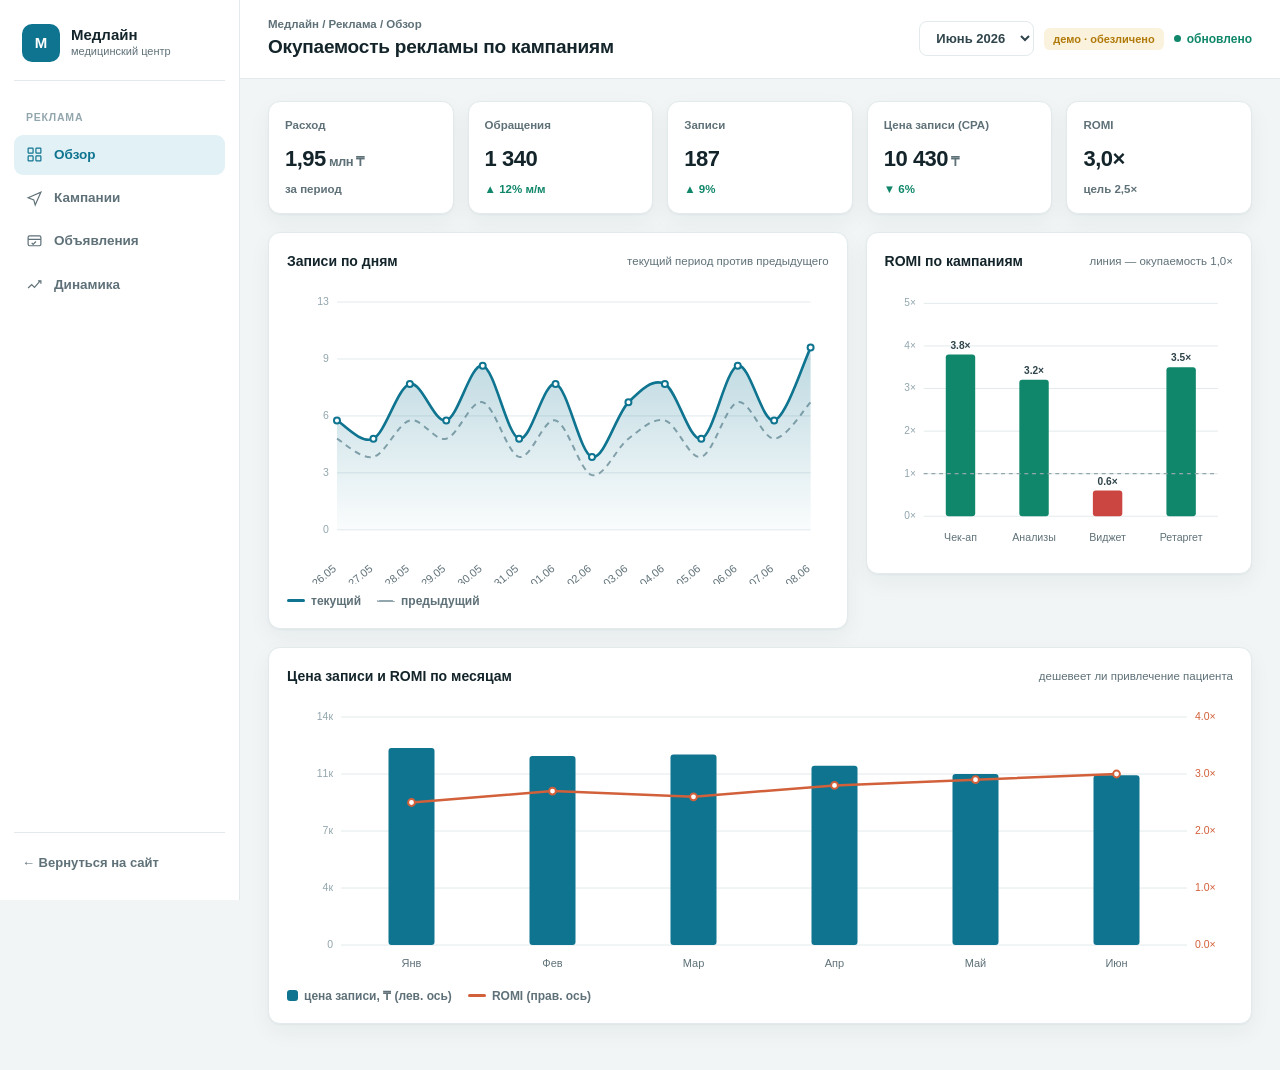
<file: cases/case-04-medline.html>
<!DOCTYPE html>
<html lang="ru">
<head>
<meta charset="UTF-8">
<meta name="viewport" content="width=device-width, initial-scale=1.0">
<title>Медлайн · Реклама — кампании, объявления, окупаемость</title>
<style>
:root{
  --bg:#f1f5f6; --panel:#ffffff; --panel2:#f2f7f8; --line:#e2eaec; --line2:#d4e0e2;
  --txt:#13242a; --txt2:#2f444b; --mut:#5f7178; --mut2:#92a6ad;
  --teal:#0e7490; --teal-bg:#e2f1f5; --green:#10876a; --green-bg:#e3f4ee;
  --cor:#d2603a; --cor-bg:#fbede6; --amb:#b07a0a; --amb-bg:#fbf2dd; --red:#cb4640; --red-bg:#fbe9e8;
  --good:#10876a; --bad:#cb4640;
  --r:12px; --shadow:0 1px 2px rgba(19,36,42,.04),0 8px 22px rgba(19,36,42,.05);
  --font:"Segoe UI",-apple-system,BlinkMacSystemFont,Roboto,Inter,Arial,sans-serif;
  --mono:"SF Mono",ui-monospace,Consolas,monospace;
}
*{box-sizing:border-box;margin:0;padding:0}
body{background:var(--bg);color:var(--txt);font-family:var(--font);line-height:1.5;-webkit-font-smoothing:antialiased}
a{color:inherit;text-decoration:none}button{font-family:var(--font);cursor:pointer;border:none}

.app{display:grid;grid-template-columns:240px 1fr;min-height:100vh}
.side{background:var(--panel);border-right:1px solid var(--line);padding:20px 14px;display:flex;flex-direction:column;gap:3px;position:sticky;top:0;height:100vh}
.brand{display:flex;align-items:center;gap:11px;padding:4px 8px 18px;border-bottom:1px solid var(--line);margin-bottom:12px}
.brand .ava{width:38px;height:38px;border-radius:10px;display:flex;align-items:center;justify-content:center;font-weight:700;font-size:15px;color:#fff;background:var(--teal)}
.brand .bn{font-weight:700;font-size:15px;line-height:1.1}.brand .bt{font-size:11px;color:var(--mut)}
.nav-grp{font-size:10.5px;font-weight:700;letter-spacing:.8px;text-transform:uppercase;color:var(--mut2);padding:14px 12px 6px}
.nav-i{display:flex;align-items:center;gap:11px;padding:10px 12px;border-radius:9px;color:var(--mut);font-size:13.5px;font-weight:600;transition:.14s}
.nav-i svg{width:17px;height:17px;flex:0 0 auto;stroke:currentColor;fill:none;stroke-width:1.7}
.nav-i:hover{background:var(--panel2);color:var(--txt2)}
.nav-i.on{background:var(--teal-bg);color:var(--teal)}
.side-foot{margin-top:auto;border-top:1px solid var(--line);padding-top:12px}
.back{display:flex;align-items:center;gap:8px;font-size:13px;color:var(--mut);padding:8px;font-weight:600}.back:hover{color:var(--teal)}

.main{display:flex;flex-direction:column;min-width:0}
.topbar{display:flex;align-items:center;gap:16px;padding:16px 28px;background:var(--panel);border-bottom:1px solid var(--line);position:sticky;top:0;z-index:20;flex-wrap:wrap}
.topbar h1{font-size:19px;font-weight:700;letter-spacing:-.2px}
.topbar .crumb{font-size:11.5px;color:var(--mut);font-weight:600}
.topbar .right{margin-left:auto;display:flex;align-items:center;gap:10px;flex-wrap:wrap}
.live{font-size:12px;color:var(--green);display:flex;align-items:center;gap:6px;font-weight:600}
.live .dot{width:7px;height:7px;border-radius:50%;background:var(--green)}
.demo-tag{font-size:11px;color:var(--amb);background:var(--amb-bg);border-radius:6px;padding:3px 9px;font-weight:600}
.sel{background:var(--panel);border:1px solid var(--line);color:var(--txt2);font-size:13px;font-weight:600;padding:8px 12px;border-radius:8px;cursor:pointer}
.sel:focus{outline:none;border-color:var(--teal)}
.seg{display:inline-flex;background:var(--panel2);border:1px solid var(--line);border-radius:9px;padding:3px}
.seg button{background:none;color:var(--mut);font-size:12.5px;font-weight:600;padding:6px 13px;border-radius:7px;transition:.14s}
.seg button.on{background:var(--panel);color:var(--teal);box-shadow:var(--shadow)}

.content{padding:22px 28px 46px;display:flex;flex-direction:column;gap:18px}
.section{display:none;flex-direction:column;gap:18px}.section.on{display:flex}

.kpi-row{display:grid;gap:14px}
.kpi{background:var(--panel);border:1px solid var(--line);border-radius:var(--r);padding:15px 16px;box-shadow:var(--shadow)}
.kpi .k{font-size:11.5px;color:var(--mut);font-weight:600}
.kpi .v{font-size:22px;font-weight:700;letter-spacing:-.5px;margin-top:8px;font-variant-numeric:tabular-nums}
.kpi .v small{font-size:13px;color:var(--mut);font-weight:600}
.kpi .foot{margin-top:6px;font-size:11.5px;font-weight:600}
.up{color:var(--good)}.down{color:var(--bad)}.flat{color:var(--mut)}

.grid{display:grid;gap:18px;align-items:start}
.g-2{grid-template-columns:1.5fr 1fr}.g-2e{grid-template-columns:1fr 1fr}
.panel{background:var(--panel);border:1px solid var(--line);border-radius:var(--r);padding:18px;box-shadow:var(--shadow)}
.panel .ph{display:flex;align-items:center;justify-content:space-between;margin-bottom:12px;gap:10px;flex-wrap:wrap}
.panel .ph h3{font-size:14px;font-weight:700}
.panel .ph .sub{font-size:11.5px;color:var(--mut);font-weight:500}
.panel .ctl{display:flex;gap:8px;align-items:center;flex-wrap:wrap}
.legend{display:flex;gap:16px;margin-top:8px;font-size:12px;color:var(--mut);font-weight:600;flex-wrap:wrap}
.legend i{display:inline-block;width:18px;height:3px;border-radius:2px;margin-right:6px;vertical-align:3px}
.legend i.sq{width:11px;height:11px;border-radius:3px;vertical-align:-1px}
.legend i.dash{background:none;border-top:2px dashed var(--mut2);height:0}

.chart{width:100%;height:auto;display:block;font-family:var(--font)}
.chart .grid-l{stroke:var(--line);stroke-width:1}
.chart .axis-t{fill:var(--mut2);font-size:10.5px}.chart .axis-x{fill:var(--mut);font-size:11px}
.chart .tgt-l{stroke:var(--mut2);stroke-width:1.2;stroke-dasharray:4 4}
.chart .vlab{fill:var(--txt2);font-size:10.5px;font-weight:700}

.tbl{width:100%;border-collapse:collapse;font-size:13px}
.tbl th{text-align:right;color:var(--mut);font-weight:600;font-size:10.5px;text-transform:uppercase;letter-spacing:.4px;padding:9px 9px;border-bottom:1px solid var(--line);white-space:nowrap}
.tbl th:first-child,.tbl td:first-child{text-align:left}
.tbl td{padding:11px 9px;border-bottom:1px solid var(--line);text-align:right;font-variant-numeric:tabular-nums}
.tbl tbody tr:last-child td{border-bottom:none}
.tbl tbody tr{cursor:pointer;transition:.12s}
.tbl tbody tr:hover{background:var(--panel2)}
.tbl tbody tr.sel{background:var(--teal-bg)}
.pill{font-size:11.5px;font-weight:700;padding:2px 9px;border-radius:7px;font-variant-numeric:tabular-nums}
.pill.g{background:var(--green-bg);color:var(--green)}.pill.r{background:var(--red-bg);color:var(--bad)}.pill.b{background:var(--teal-bg);color:var(--teal)}
.src{display:flex;flex-direction:column;gap:1px}.src b{font-weight:700;font-size:13px}.src span{font-family:var(--mono);font-size:10.5px;color:var(--mut)}

/* доступность: курсор на кликабельном, видимый фокус, reduced-motion */
.nav-i,.tbl tbody tr{cursor:pointer}
:where(.nav-i,.seg button,.sel,.back):focus-visible{outline:2px solid #2563eb;outline-offset:2px;border-radius:8px}
@media (prefers-reduced-motion: reduce){*,*::before,*::after{animation-duration:.001ms!important;animation-iteration-count:1!important;transition-duration:.001ms!important}}
@media(max-width:980px){.app{grid-template-columns:1fr}.topbar{position:static}.side{position:sticky;top:0;z-index:30;height:auto;flex-direction:row;align-items:center;gap:6px;overflow-x:auto;padding:10px 12px;border-right:none;border-bottom:1px solid var(--line);-webkit-overflow-scrolling:touch}.side .brand,.side .nav-grp,.side-foot{display:none}.nav-i{flex:0 0 auto;white-space:nowrap;padding:8px 12px}.g-2,.g-2e{grid-template-columns:1fr}}
</style>
</head>
<body>
<div class="app">
  <aside class="side">
    <div class="brand"><div class="ava">М</div><div><div class="bn">Медлайн</div><div class="bt">медицинский центр</div></div></div>
    <div class="nav-grp">Реклама</div>
    <div class="nav-i on" data-sec="ov"><svg viewBox="0 0 24 24"><rect x="3" y="3" width="7" height="7" rx="1"/><rect x="14" y="3" width="7" height="7" rx="1"/><rect x="3" y="14" width="7" height="7" rx="1"/><rect x="14" y="14" width="7" height="7" rx="1"/></svg> Обзор</div>
    <div class="nav-i" data-sec="camp"><svg viewBox="0 0 24 24"><path d="M3 11l18-8-8 18-2-7z"/></svg> Кампании</div>
    <div class="nav-i" data-sec="ads"><svg viewBox="0 0 24 24"><rect x="3" y="4" width="18" height="14" rx="2"/><path d="M3 9h18M8 14l2 2 4-4"/></svg> Объявления</div>
    <div class="nav-i" data-sec="dyn"><svg viewBox="0 0 24 24"><path d="M3 17l5-5 4 4 8-9"/><path d="M17 7h4v4"/></svg> Динамика</div>
    <div class="side-foot"><a class="back" href="../index.html">← Вернуться на сайт</a></div>
  </aside>

  <div class="main">
    <div class="topbar">
      <div><div class="crumb">Медлайн / Реклама / <span id="crumb">Обзор</span></div><h1 id="title">Окупаемость рекламы по кампаниям</h1></div>
      <div class="right">
        <select class="sel" id="period"><option>Июнь 2026</option><option>Май 2026</option><option>2 кв 2026</option></select>
        <span class="demo-tag">демо · обезличено</span><span class="live"><span class="dot"></span>обновлено</span>
      </div>
    </div>

    <div class="content">

      <!-- ОБЗОР -->
      <div class="section on" data-sec="ov">
        <div class="kpi-row" style="grid-template-columns:repeat(5,1fr)">
          <div class="kpi"><div class="k">Расход</div><div class="v">1,95<small> млн ₸</small></div><div class="foot flat">за период</div></div>
          <div class="kpi"><div class="k">Обращения</div><div class="v">1 340</div><div class="foot up">▲ 12% м/м</div></div>
          <div class="kpi"><div class="k">Записи</div><div class="v">187</div><div class="foot up">▲ 9%</div></div>
          <div class="kpi"><div class="k">Цена записи (CPA)</div><div class="v">10 430<small> ₸</small></div><div class="foot up">▼ 6%</div></div>
          <div class="kpi"><div class="k">ROMI</div><div class="v">3,0×</div><div class="foot flat">цель 2,5×</div></div>
        </div>
        <div class="grid g-2">
          <div class="panel">
            <div class="ph"><h3>Записи по дням</h3><span class="sub">текущий период против предыдущего</span></div>
            <div id="chart-ov"></div>
            <div class="legend"><span><i style="background:var(--teal)"></i>текущий</span><span><i class="dash"></i>предыдущий</span></div>
          </div>
          <div class="panel">
            <div class="ph"><h3>ROMI по кампаниям</h3><span class="sub">линия — окупаемость 1,0×</span></div>
            <div id="chart-romi"></div>
          </div>
        </div>
        <div class="panel">
          <div class="ph"><h3>Цена записи и ROMI по месяцам</h3><span class="sub">дешевеет ли привлечение пациента</span></div>
          <div id="chart-cac"></div>
          <div class="legend"><span><i class="sq" style="background:var(--teal)"></i>цена записи, ₸ (лев. ось)</span><span><i style="background:var(--cor)"></i>ROMI (прав. ось)</span></div>
        </div>
      </div>

      <!-- КАМПАНИИ -->
      <div class="section" data-sec="camp">
        <div class="panel">
          <div class="ph"><h3>Кампании</h3><span class="sub">клик по кампании — разбивка по объявлениям</span></div>
          <table class="tbl" id="camp-tbl"><thead><tr><th>Кампания</th><th>Расход</th><th>Показы</th><th>CTR</th><th>Клики</th><th>CPC</th><th>Обращ.</th><th>Записи</th><th>CPA</th><th>ROMI</th></tr></thead><tbody></tbody></table>
        </div>
        <div class="panel" id="drill-panel" style="display:none">
          <div class="ph"><h3 id="drill-h">Объявления кампании</h3><span class="sub">эффективность по креативам</span></div>
          <table class="tbl" id="adsd-tbl"><thead><tr><th>Объявление</th><th>Расход</th><th>CTR</th><th>Обращ.</th><th>Записи</th><th>CPA</th><th>ROMI</th></tr></thead><tbody></tbody></table>
        </div>
      </div>

      <!-- ОБЪЯВЛЕНИЯ -->
      <div class="section" data-sec="ads">
        <div class="panel">
          <div class="ph"><h3>Все объявления по окупаемости</h3><span class="sub">от лучшего к худшему · линия — окупаемость 1,0×</span></div>
          <div id="chart-rank"></div>
        </div>
        <div class="panel">
          <div class="ph"><h3>Детали по объявлениям</h3></div>
          <table class="tbl" id="ads-tbl"><thead><tr><th>Объявление</th><th>Кампания</th><th>Расход</th><th>Обращ.</th><th>Записи</th><th>CPA</th><th>ROMI</th></tr></thead><tbody></tbody></table>
        </div>
      </div>

      <!-- ДИНАМИКА -->
      <div class="section" data-sec="dyn">
        <div class="panel">
          <div class="ph">
            <h3 id="dyn-h">Записи по дням</h3>
            <div class="ctl">
              <select class="sel" id="dyn-metric"><option value="rec">Записи</option><option value="msg">Обращения</option><option value="spend">Расход</option></select>
              <div class="seg" id="dyn-gran"><button data-g="day" class="on">День</button><button data-g="week">Неделя</button><button data-g="month">Месяц</button></div>
            </div>
          </div>
          <div id="chart-dyn"></div>
          <div class="legend"><span><i style="background:var(--teal)"></i>текущий период</span><span><i class="dash"></i>предыдущий период</span></div>
        </div>
        <div class="panel">
          <div class="ph"><h3>Конверсия «обращение → запись» по месяцам</h3><span class="sub">% обращений, которые дошли до записи</span></div>
          <div id="chart-conv"></div>
        </div>
      </div>

    </div>
  </div>
</div>

<script>
function ru(n){return Math.round(n).toLocaleString('ru-RU')}
function tg(v){if(Math.abs(v)>=1e6)return(v/1e6).toFixed(1).replace('.',',')+'М';if(Math.abs(v)>=1e3)return Math.round(v/1e3)+'к';return Math.round(v)}
function cw(elId){const e=document.getElementById(elId);return Math.max((e&&e.clientWidth)||720,360)}

function smooth(p){if(p.length<2)return p.map(q=>q.join(',')).join(' L ');let d=`${p[0][0]} ${p[0][1]}`;
  for(let i=0;i<p.length-1;i++){const a=p[i-1]||p[i],b=p[i],c=p[i+1],e=p[i+2]||p[i+1];
    d+=` C ${b[0]+(c[0]-a[0])/6} ${b[1]+(c[1]-a[1])/6}, ${c[0]-(e[0]-b[0])/6} ${c[1]-(e[1]-b[1])/6}, ${c[0]} ${c[1]}`;}return d;}
/* area + опц. предыдущий период (пунктир) */
function areaChart(elId,o){
  const W=cw(elId),H=300,pL=50,pR=18,pT=18,pB=o.rot?54:34,pw=W-pL-pR,ph=H-pT-pB,ticks=4;
  const all=o.data.concat(o.prev||[]),ymax=o.yMax||Math.max(...all)*1.25||1;
  const x=i=>pL+pw*i/(o.data.length-1),y=v=>pT+ph*(1-v/ymax);
  let s=`<svg class="chart" viewBox="0 0 ${W} ${H}">`;
  s+=`<defs><linearGradient id="ar_${elId}" x1="0" y1="0" x2="0" y2="1"><stop offset="0" stop-color="${o.color}" stop-opacity="0.28"/><stop offset="1" stop-color="${o.color}" stop-opacity="0.02"/></linearGradient></defs>`;
  for(let t=0;t<=ticks;t++){const yy=pT+ph*t/ticks,val=ymax*(1-t/ticks);
    s+=`<line class="grid-l" x1="${pL}" y1="${yy}" x2="${pL+pw}" y2="${yy}"/><text class="axis-t" x="${pL-8}" y="${yy+3}" text-anchor="end">${o.yFmt?o.yFmt(val):Math.round(val)}</text>`;}
  if(o.prev){const PP=o.prev.map((v,i)=>[x(i),y(v)]);s+=`<path d="M ${smooth(PP)}" fill="none" stroke="${o.mut||'var(--mut2)'}" stroke-width="2" stroke-dasharray="6 5" stroke-linejoin="round"/>`;}
  const P=o.data.map((v,i)=>[x(i),y(v)]),lineD=smooth(P);
  s+=`<path d="M ${lineD} L ${x(o.data.length-1)} ${pT+ph} L ${x(0)} ${pT+ph} Z" fill="url(#ar_${elId})"/>`;
  s+=`<path d="M ${lineD}" fill="none" stroke="${o.color}" stroke-width="2.6" stroke-linejoin="round" stroke-linecap="round"/>`;
  if(o.data.length<=16)P.forEach(p=>s+=`<circle cx="${p[0]}" cy="${p[1]}" r="3" fill="#fff" stroke="${o.color}" stroke-width="2"/>`);
  o.labels.forEach((l,i)=>{const xx=x(i);
    if(o.rot)s+=`<text class="axis-x" x="${xx}" y="${H-14}" text-anchor="end" transform="rotate(-40 ${xx} ${H-14})">${l}</text>`;
    else s+=`<text class="axis-x" x="${xx}" y="${H-12}" text-anchor="middle">${l}</text>`;});
  s+=`</svg>`;document.getElementById(elId).innerHTML=s;
}
function lineChart(elId,o){
  const W=cw(elId),H=o.h||260,pL=48,pR=16,pT=16,pB=34,pw=W-pL-pR,ph=H-pT-pB,ticks=o.yTicks||4,ymax=o.yMax,ymin=o.yMin||0;
  const x=i=>pL+pw*i/(o.labels.length-1),y=v=>pT+ph*(1-(v-ymin)/(ymax-ymin));
  let s=`<svg class="chart" viewBox="0 0 ${W} ${H}">`;
  for(let t=0;t<=ticks;t++){const yy=pT+ph*t/ticks,val=ymin+(ymax-ymin)*(1-t/ticks);
    s+=`<line class="grid-l" x1="${pL}" y1="${yy}" x2="${pL+pw}" y2="${yy}"/><text class="axis-t" x="${pL-8}" y="${yy+3}" text-anchor="end">${o.yFmt?o.yFmt(val):Math.round(val)}</text>`;}
  o.labels.forEach((l,i)=>s+=`<text class="axis-x" x="${x(i)}" y="${H-12}" text-anchor="middle">${l}</text>`);
  (o.series||[]).forEach(se=>{const pts=se.data.map((v,i)=>`${x(i)},${y(v)}`).join(' ');
    s+=`<polyline points="${pts}" fill="none" stroke="${se.color}" stroke-width="2.5" stroke-linejoin="round" stroke-linecap="round"/>`;
    se.data.forEach((v,i)=>s+=`<circle cx="${x(i)}" cy="${y(v)}" r="3.4" fill="#fff" stroke="${se.color}" stroke-width="2"/>`);});
  s+=`</svg>`;document.getElementById(elId).innerHTML=s;
}
function catBars(elId,o){
  const n=o.labels.length,W=cw(elId),H=280,pL=40,pR=16,pT=20,pB=40,pw=W-pL-pR,ph=H-pT-pB,ticks=5;
  const ymax=o.yMax,slot=pw/n,bw=Math.min(slot*0.4,40),y=v=>pT+ph*(1-v/ymax);
  let s=`<svg class="chart" viewBox="0 0 ${W} ${H}">`;
  for(let t=0;t<=ticks;t++){const yy=pT+ph*t/ticks,val=ymax*(1-t/ticks);
    s+=`<line class="grid-l" x1="${pL}" y1="${yy}" x2="${pL+pw}" y2="${yy}"/><text class="axis-t" x="${pL-8}" y="${yy+3}" text-anchor="end">${val.toFixed(0)}×</text>`;}
  o.labels.forEach((l,i)=>{const v=o.values[i],cx=pL+slot*i+slot/2,bx=cx-bw/2,by=y(v);
    s+=`<rect x="${bx}" y="${by}" width="${bw}" height="${Math.max(pT+ph-by,1)}" rx="3" fill="${o.colors[i]}"/>`;
    s+=`<text class="vlab" x="${cx}" y="${by-6}" text-anchor="middle">${v.toFixed(1)}×</text>`;
    s+=`<text class="axis-x" x="${cx}" y="${H-14}" text-anchor="middle">${l}</text>`;});
  if(o.target!=null){const ty=y(o.target);s+=`<line class="tgt-l" x1="${pL}" y1="${ty}" x2="${pL+pw}" y2="${ty}"/>`;}
  s+=`</svg>`;document.getElementById(elId).innerHTML=s;
}
function comboChart(elId,o){
  const n=o.labels.length,W=cw(elId),H=280,pL=54,pR=46,pT=18,pB=34,pw=W-pL-pR,ph=H-pT-pB,ticks=4;
  const slot=pw/n,bw=Math.min(slot*0.5,46),yb=v=>pT+ph*(1-v/o.barMax),yl=v=>pT+ph*(1-v/o.lineMax),x=i=>pL+slot*i+slot/2;
  let s=`<svg class="chart" viewBox="0 0 ${W} ${H}">`;
  for(let t=0;t<=ticks;t++){const yy=pT+ph*t/ticks,lv=o.barMax*(1-t/ticks),rv=o.lineMax*(1-t/ticks);
    s+=`<line class="grid-l" x1="${pL}" y1="${yy}" x2="${pL+pw}" y2="${yy}"/>`;
    s+=`<text class="axis-t" x="${pL-8}" y="${yy+3}" text-anchor="end">${tg(lv)}</text>`;
    s+=`<text class="axis-t" x="${pL+pw+8}" y="${yy+3}" text-anchor="start" style="fill:var(--cor)">${rv.toFixed(1)}×</text>`;}
  o.labels.forEach((l,i)=>{const bx=x(i)-bw/2,by=yb(o.bars[i]);s+=`<rect x="${bx}" y="${by}" width="${bw}" height="${Math.max(pT+ph-by,1)}" rx="3" fill="var(--teal)"/>`;s+=`<text class="axis-x" x="${x(i)}" y="${H-12}" text-anchor="middle">${l}</text>`;});
  const pts=o.line.map((v,i)=>`${x(i)},${yl(v)}`).join(' ');
  s+=`<polyline points="${pts}" fill="none" stroke="var(--cor)" stroke-width="2.5" stroke-linejoin="round"/>`;
  o.line.forEach((v,i)=>s+=`<circle cx="${x(i)}" cy="${yl(v)}" r="3.4" fill="#fff" stroke="var(--cor)" stroke-width="2"/>`);
  s+=`</svg>`;document.getElementById(elId).innerHTML=s;
}
/* горизонтальный рейтинг (объявления по ROMI) */
function hbars(elId,rows){ // [label, value, color]
  const W=cw(elId),rowH=34,pT=10,pL=210,pR=80,H=pT*2+rows.length*rowH,pw=W-pL-pR;
  const max=Math.max(...rows.map(r=>r[1]),1.2)*1.08,be=pL+1/max*pw;
  let s=`<svg class="chart" viewBox="0 0 ${W} ${H}">`;
  s+=`<line x1="${be}" y1="${pT-4}" x2="${be}" y2="${H-pT+2}" class="tgt-l"/>`;
  rows.forEach((r,i)=>{const y=pT+i*rowH+4,bw=Math.max(r[1]/max*pw,2);
    s+=`<text x="${pL-10}" y="${y+15}" text-anchor="end" style="fill:var(--txt2);font-size:12px;font-weight:600">${r[0]}</text>`;
    s+=`<rect x="${pL}" y="${y}" width="${pw}" height="22" rx="6" fill="var(--panel2)"/>`;
    s+=`<rect x="${pL}" y="${y}" width="${bw}" height="22" rx="6" fill="${r[2]}"/>`;
    s+=`<text x="${pL+bw+8}" y="${y+15}" style="fill:var(--txt2);font-size:11.5px;font-weight:700">${r[1].toFixed(1)}×</text>`;});
  s+=`</svg>`;document.getElementById(elId).innerHTML=s;
}

/* ---------- данные ---------- */
// кампания: [имя, расход, показы, клики, обращения, записи, выручка, класс, объявления[[имя,расход,показы,клики,обращения,записи,выручка,класс]]]
const C=[
  ["«Чек-ап со скидкой»",620000,92000,1240,470,74,2356000,"g",[
    ["видео «здоровье»",240000,38000,520,196,34,1085000,"g"],["карусель «цены»",210000,31000,430,158,28,820000,"g"],["фото «врачи»",170000,23000,290,116,12,451000,"b"]]],
  ["«Лето — анализы»",540000,78000,980,388,61,1730000,"g",[
    ["видео «анализы»",300000,44000,560,224,40,1190000,"g"],["статика «акция»",240000,34000,420,164,21,540000,"b"]]],
  ["«Виджет — общий»",480000,110000,1430,360,12,290000,"r",[
    ["баннер «приходите»",260000,62000,800,201,6,138000,"r"],["видео «о клинике»",220000,48000,630,159,6,152000,"r"]]],
  ["«Ретаргет»",310000,24000,620,122,40,1085000,"g",[
    ["напоминание «запишитесь»",180000,14000,360,70,26,720000,"g"],["отзывы пациентов",130000,10000,260,52,14,365000,"g"]]]
];
function days(n){const out=[];const d=new Date(2026,5,8);for(let i=n-1;i>=0;i--){const t=new Date(d);t.setDate(d.getDate()-i);out.push(('0'+t.getDate()).slice(-2)+'.'+('0'+(t.getMonth()+1)).slice(-2));}return out;}
const DYN={
  day:{labels:days(14),
    rec:[6,5,8,6,9,5,8,4,7,8,5,9,6,10],recP:[5,4,6,5,7,4,6,3,5,6,4,7,5,7],
    msg:[44,38,58,46,62,40,55,33,48,54,39,61,45,72],msgP:[38,33,49,40,52,35,47,29,41,46,34,52,39,60],
    spend:[62000,58000,70000,64000,72000,60000,68000,55000,66000,70000,60000,74000,64000,80000],spendP:[56000,52000,62000,58000,64000,54000,60000,50000,59000,62000,54000,66000,58000,70000]},
  week:{labels:["07.04","14.04","21.04","28.04","05.05","12.05","19.05","26.05","02.06","тек."],
    rec:[38,42,40,45,41,46,44,39,48,47],recP:[33,36,35,39,36,40,38,34,42,41],
    msg:[280,310,295,330,305,340,325,300,355,348],msgP:[245,270,258,290,268,298,285,262,312,306],
    spend:[440000,460000,450000,480000,455000,485000,470000,450000,495000,490000],spendP:[400000,420000,410000,438000,415000,442000,428000,410000,452000,448000]},
  month:{labels:["Янв","Фев","Мар","Апр","Май","Июн"],
    rec:[150,165,158,176,190,187],recP:[120,135,130,150,165,160],
    msg:[1050,1150,1100,1220,1310,1340],msgP:[900,1000,960,1080,1180,1210],
    spend:[1600000,1700000,1650000,1800000,1900000,1950000],spendP:[1450000,1550000,1500000,1650000,1750000,1800000]}
};
let curGran="day",curMetric="rec";
function set(id,v){const e=document.getElementById(id);if(e)e.innerHTML=v}
function clr(k){return k==='r'?'var(--bad)':k==='b'?'var(--teal)':'var(--green)'}

function renderOv(){
  const d=DYN.day;
  areaChart("chart-ov",{labels:d.labels,data:d.rec,prev:d.recP,color:"var(--teal)",rot:true});
  catBars("chart-romi",{labels:["Чек-ап","Анализы","Виджет","Ретаргет"],values:C.map(c=>c[6]/c[1]),colors:C.map(c=>clr(c[7])),yMax:5,target:1.0});
  comboChart("chart-cac",{labels:DYN.month.labels,bars:[12100,11600,11700,11000,10500,10430],line:[2.5,2.7,2.6,2.8,2.9,3.0],barMax:14000,lineMax:4});
}
function renderCamp(){
  document.querySelector("#camp-tbl tbody").innerHTML=C.map((c,i)=>{
    const ctr=c[3]/c[2]*100,cpc=c[1]/c[3],cpa=c[1]/c[5],romi=c[6]/c[1];
    return `<tr data-i="${i}"><td><b>${c[0]}</b></td><td>${tg(c[1])} ₸</td><td>${ru(c[2])}</td><td>${ctr.toFixed(2)}%</td><td>${ru(c[3])}</td><td>${ru(cpc)} ₸</td><td>${ru(c[4])}</td><td>${c[5]}</td><td>${ru(cpa)} ₸</td><td><span class="pill ${c[7]}">${romi.toFixed(1)}×</span></td></tr>`;
  }).join("");
}
function drill(i){
  const c=C[i];set("drill-h","Объявления — "+c[0]);
  document.querySelector("#adsd-tbl tbody").innerHTML=c[8].map(a=>{
    const ctr=a[3]/a[2]*100,cpa=a[1]/a[5],romi=a[6]/a[1];
    return `<tr><td>${a[0]}</td><td>${tg(a[1])} ₸</td><td>${ctr.toFixed(2)}%</td><td>${ru(a[4])}</td><td>${a[5]}</td><td>${ru(cpa)} ₸</td><td><span class="pill ${a[7]}">${romi.toFixed(1)}×</span></td></tr>`;
  }).join("");
  document.getElementById("drill-panel").style.display="block";
  document.querySelectorAll("#camp-tbl tbody tr").forEach(x=>x.classList.toggle("sel",x.dataset.i==i));
}
function allAds(){const out=[];C.forEach(c=>c[8].forEach(a=>out.push({n:a[0],camp:c[0],spend:a[1],msg:a[4],rec:a[5],rev:a[6],k:a[7],romi:a[6]/a[1],cpa:a[1]/a[5]})));return out.sort((a,b)=>b.romi-a.romi);}
function renderAds(){
  const ads=allAds();
  hbars("chart-rank",ads.map(a=>[a.n,a.romi,clr(a.k)]));
  document.querySelector("#ads-tbl tbody").innerHTML=ads.map(a=>
    `<tr><td><b>${a.n}</b></td><td style="color:var(--mut)">${a.camp}</td><td>${tg(a.spend)} ₸</td><td>${ru(a.msg)}</td><td>${a.rec}</td><td>${ru(a.cpa)} ₸</td><td><span class="pill ${a.k}">${a.romi.toFixed(1)}×</span></td></tr>`).join("");
}
function renderDyn(){
  const d=DYN[curGran],data=d[curMetric],prev=d[curMetric+"P"];
  const fmt=curMetric==='spend'?(v=>tg(v)):(v=>Math.round(v));
  areaChart("chart-dyn",{labels:d.labels,data,prev,color:"var(--teal)",yFmt:fmt,rot:curGran==='day'});
  const conv=DYN.month.rec.map((r,i)=>+(r/DYN.month.msg[i]*100).toFixed(1));
  lineChart("chart-conv",{labels:DYN.month.labels,yMax:20,yMin:0,yTicks:4,yFmt:v=>v.toFixed(0)+'%',series:[{color:"var(--teal)",data:conv}]});
}
const TITLES={ov:["Обзор","Окупаемость рекламы по кампаниям"],camp:["Кампании","Эффективность кампаний и объявлений"],ads:["Объявления","Рейтинг объявлений по окупаемости"],dyn:["Динамика","Движение по дням, неделям, месяцам"]};
const DYNH={rec:"Записи",msg:"Обращения",spend:"Расход"},DYNG={day:"по дням",week:"по неделям",month:"по месяцам"};
function showSection(sec){
  document.querySelectorAll(".nav-i").forEach(n=>n.classList.toggle("on",n.dataset.sec===sec));
  document.querySelectorAll(".section").forEach(s=>s.classList.toggle("on",s.dataset.sec===sec));
  set("crumb",TITLES[sec][0]);set("title",TITLES[sec][1]);
  if(sec==="ov")renderOv();if(sec==="camp")renderCamp();if(sec==="ads")renderAds();if(sec==="dyn")renderDyn();
}
document.querySelectorAll(".nav-i").forEach(n=>n.addEventListener("click",()=>showSection(n.dataset.sec)));
document.querySelector("#camp-tbl").addEventListener("click",e=>{const tr=e.target.closest("tr[data-i]");if(tr)drill(tr.dataset.i);});
document.getElementById("dyn-metric").addEventListener("change",e=>{curMetric=e.target.value;set("dyn-h",DYNH[curMetric]+' '+DYNG[curGran]);renderDyn();});
document.getElementById("dyn-gran").addEventListener("click",e=>{if(e.target.dataset.g){curGran=e.target.dataset.g;document.querySelectorAll("#dyn-gran button").forEach(b=>b.classList.remove("on"));e.target.classList.add("on");set("dyn-h",DYNH[curMetric]+' '+DYNG[curGran]);renderDyn();}});
let rt;window.addEventListener("resize",()=>{clearTimeout(rt);rt=setTimeout(()=>{showSection(document.querySelector(".nav-i.on").dataset.sec);},180);});
renderCamp();renderOv();
</script>
</body>
</html>
</file>
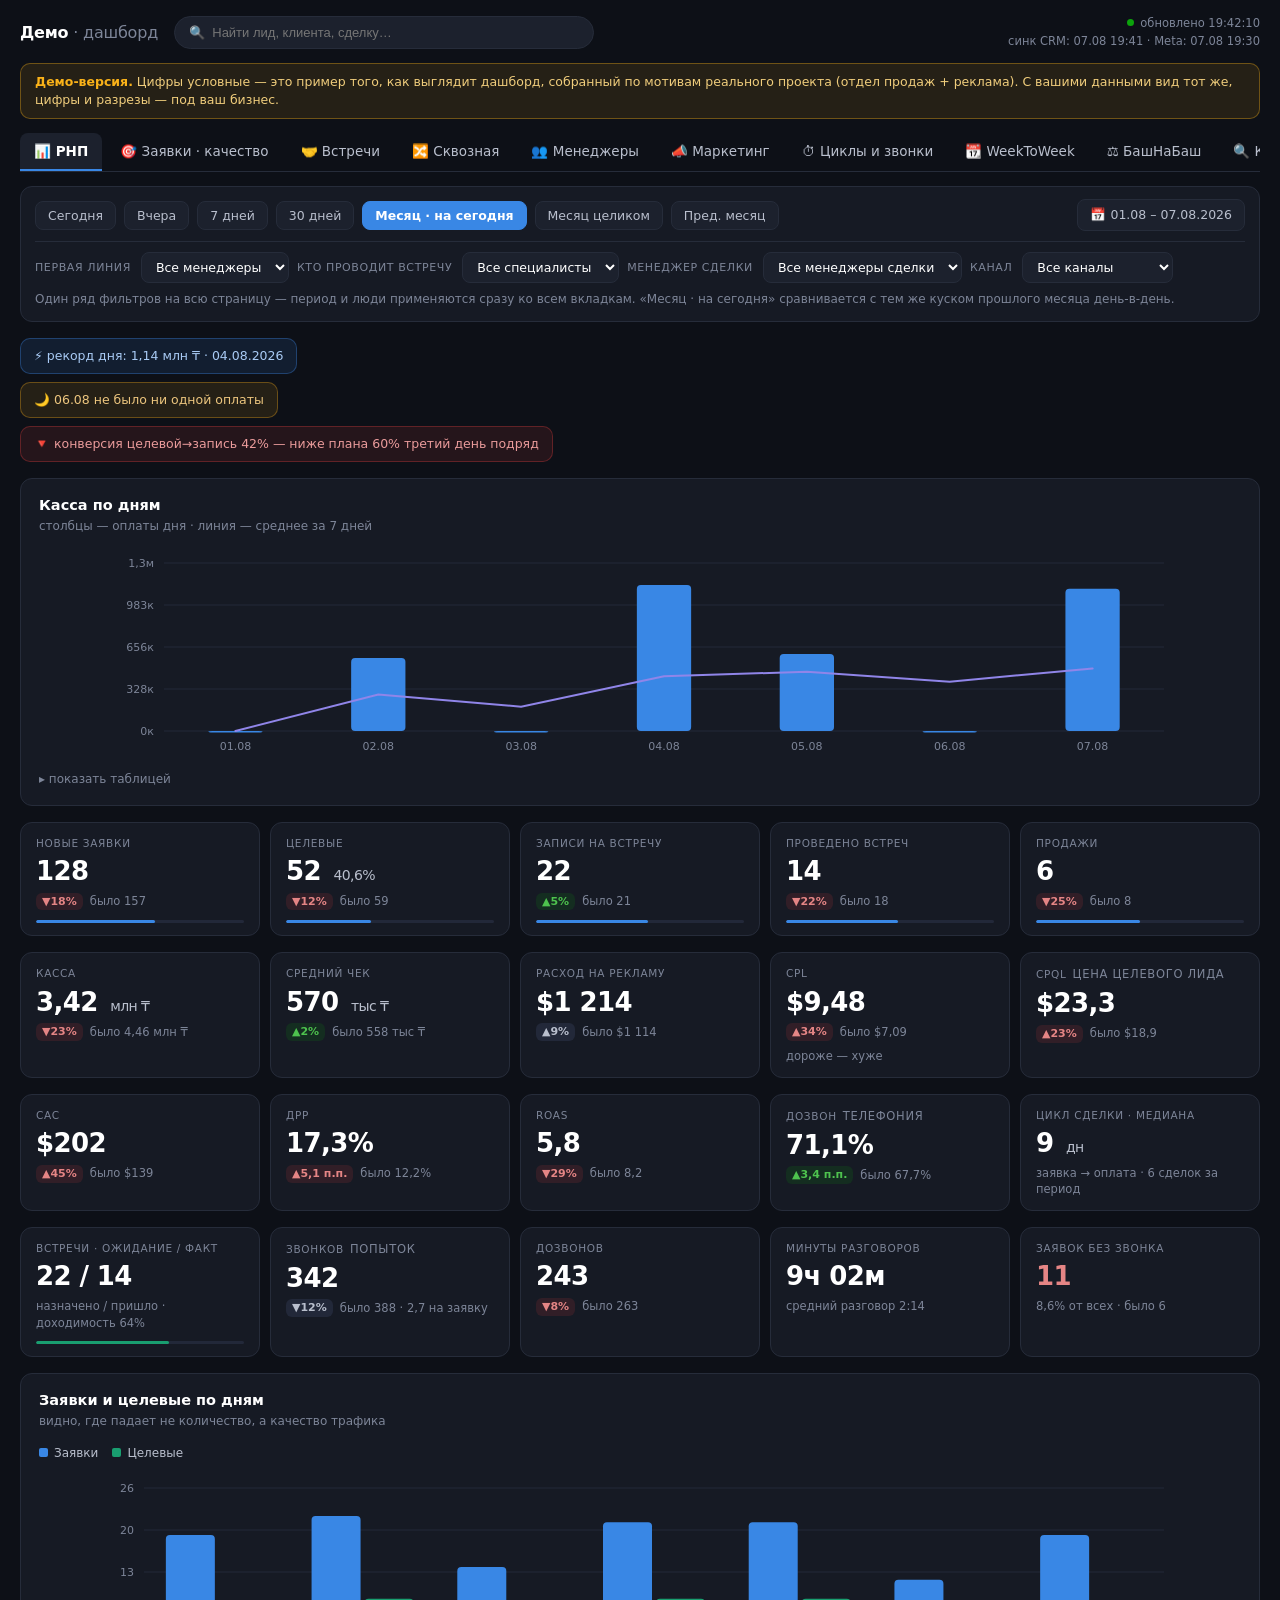
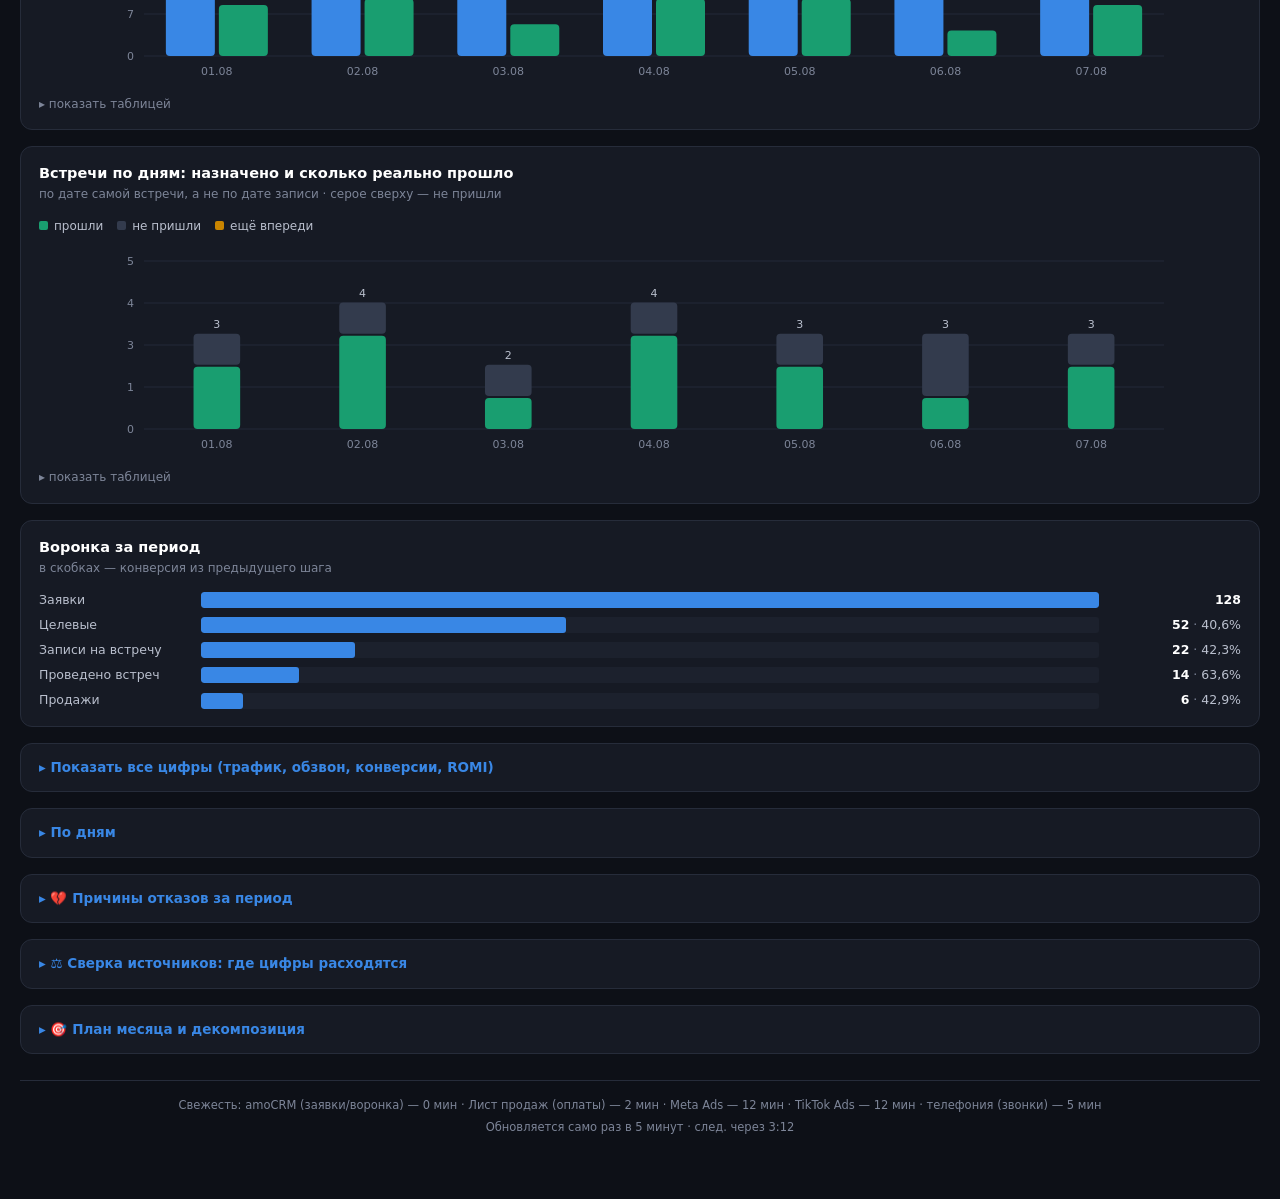
<file: cases/demo-sales-dashboard.html>
<!doctype html>
<html lang="ru">
<head>
<meta charset="utf-8">
<meta name="viewport" content="width=device-width, initial-scale=1">
<title>Демо · дашборд продаж и рекламы</title>
<style>
:root{
  color-scheme: dark;
  --bg:#0d1017; --surface:#161a24; --surface2:#1c212d; --surface3:#222839;
  --line:#262c3a; --line2:#333b4d;
  --ink:#ffffff; --ink2:#b9bfcd; --muted:#7d8598;
  --s1:#3987e5; --s2:#d95926; --s3:#199e70; --s4:#c98500; --s5:#d55181; --s6:#9085e9;
  --good:#0ca30c; --warn:#fab219; --serious:#ec835a; --crit:#d03b3b;
  --grid:#232838; --axis:#333b4d;
  --r:12px;
  font-family: system-ui,-apple-system,"Segoe UI",sans-serif;
}
*{box-sizing:border-box}
body{margin:0;background:var(--bg);color:var(--ink);font-size:14px;line-height:1.45}
a{color:var(--s1)}
.wrap{max-width:1440px;margin:0 auto;padding:0 20px 60px}

/* ---------- шапка ---------- */
.topbar{display:flex;align-items:center;gap:16px;padding:14px 0 12px;flex-wrap:wrap}
.brand{font-weight:700;font-size:16px;letter-spacing:-.2px;white-space:nowrap}
.brand span{color:var(--muted);font-weight:500}
.search{flex:1;min-width:200px;max-width:420px;background:var(--surface2);border:1px solid var(--line);
  border-radius:999px;padding:8px 14px;color:var(--ink2);font-size:13px}
.sync{margin-left:auto;text-align:right;font-size:11.5px;color:var(--muted);line-height:1.6}
.dot{display:inline-block;width:7px;height:7px;border-radius:50%;background:var(--good);margin-right:6px;vertical-align:1px}

.mockbanner{background:rgba(250,178,25,.10);border:1px solid rgba(250,178,25,.35);color:#f0cd7c;
  border-radius:10px;padding:9px 14px;font-size:12.5px;margin-bottom:14px}
.mockbanner b{color:var(--warn)}

/* ---------- вкладки ---------- */
.tabs{display:flex;gap:4px;overflow-x:auto;border-bottom:1px solid var(--line);padding-bottom:0;margin-bottom:14px}
.tabs button{background:none;border:0;border-bottom:2px solid transparent;color:var(--ink2);
  padding:10px 14px;font-size:13.5px;font-family:inherit;cursor:pointer;white-space:nowrap;border-radius:8px 8px 0 0}
.tabs button:hover{background:var(--surface2);color:var(--ink)}
.tabs button.on{color:var(--ink);border-bottom-color:var(--s1);background:var(--surface2);font-weight:600}

/* ---------- фильтры ---------- */
.filters{background:var(--surface);border:1px solid var(--line);border-radius:var(--r);padding:12px 14px;margin-bottom:16px}
.frow{display:flex;gap:8px;flex-wrap:wrap;align-items:center}
.frow + .frow{margin-top:10px;padding-top:10px;border-top:1px solid var(--line)}
.chip{background:var(--surface2);border:1px solid var(--line);color:var(--ink2);border-radius:8px;
  padding:6px 12px;font-size:12.5px;font-family:inherit;cursor:pointer}
.chip:hover{border-color:var(--line2);color:var(--ink)}
.chip.on{background:var(--s1);border-color:var(--s1);color:#fff;font-weight:600}
.daterange{margin-left:auto;background:var(--surface2);border:1px solid var(--line);border-radius:8px;
  padding:6px 12px;font-size:12.5px;color:var(--ink2)}
.fl{font-size:11px;text-transform:uppercase;letter-spacing:.6px;color:var(--muted);margin-right:2px}
select{background:var(--surface2);border:1px solid var(--line);color:var(--ink);border-radius:8px;
  padding:6px 10px;font-size:12.5px;font-family:inherit}
.hint{font-size:12px;color:var(--muted);margin-top:8px}

/* ---------- сигналы ---------- */
.signals{display:flex;flex-direction:column;gap:8px;margin-bottom:16px}
.sig{border-radius:10px;padding:8px 13px;font-size:12.5px;display:inline-flex;align-items:center;gap:8px;width:fit-content;max-width:100%}
.sig.rec{background:rgba(57,135,229,.12);border:1px solid rgba(57,135,229,.35);color:#a9cbf5}
.sig.warn{background:rgba(250,178,25,.10);border:1px solid rgba(250,178,25,.32);color:#ecc57e}
.sig.bad{background:rgba(208,59,59,.12);border:1px solid rgba(208,59,59,.35);color:#ea9b9b}

/* ---------- карточки ---------- */
.card{background:var(--surface);border:1px solid var(--line);border-radius:var(--r);padding:16px 18px;margin-bottom:16px}
.card h3{margin:0 0 2px;font-size:14.5px;font-weight:650}
.card .sub{color:var(--muted);font-size:12px;margin-bottom:14px}
.grid{display:grid;gap:10px;margin-bottom:16px}
.g5{grid-template-columns:repeat(auto-fit,minmax(178px,1fr))}
.g4{grid-template-columns:repeat(auto-fit,minmax(215px,1fr))}
.g2{grid-template-columns:repeat(auto-fit,minmax(340px,1fr))}
.g3{grid-template-columns:repeat(auto-fit,minmax(280px,1fr))}

.tile{background:var(--surface);border:1px solid var(--line);border-radius:var(--r);padding:13px 15px 12px;position:relative}
.tile .k{font-size:10.5px;letter-spacing:.7px;text-transform:uppercase;color:var(--muted);margin-bottom:6px;display:flex;gap:6px;align-items:center}
.tile .v{font-size:26px;font-weight:680;letter-spacing:-.6px;line-height:1.1}
.tile .v small{font-size:14px;font-weight:500;color:var(--ink2);margin-left:4px}
.tile .d{font-size:11.5px;margin-top:7px;color:var(--muted);display:flex;align-items:center;gap:7px;flex-wrap:wrap}
.badge{border-radius:6px;padding:1px 6px;font-weight:640;font-size:11px}
.up{background:rgba(12,163,12,.14);color:#4ec24e}
.down{background:rgba(208,59,59,.14);color:#e58585}
.flat{background:var(--surface3);color:var(--ink2)}
.bar{height:3px;border-radius:2px;background:var(--surface3);margin-top:10px;overflow:hidden}
.bar i{display:block;height:100%;border-radius:2px;background:var(--s1)}
.note{font-size:11.5px;color:var(--muted);margin-top:6px}

/* ---------- таблицы ---------- */
.tw{overflow-x:auto;-webkit-overflow-scrolling:touch}
table{border-collapse:collapse;width:100%;font-size:13px;font-variant-numeric:tabular-nums}
th{text-align:right;font-weight:600;color:var(--muted);font-size:11px;text-transform:uppercase;letter-spacing:.5px;
  padding:8px 10px;border-bottom:1px solid var(--line2);white-space:nowrap}
th:first-child,td:first-child{text-align:left}
td{padding:9px 10px;border-bottom:1px solid var(--line);text-align:right;white-space:nowrap;color:var(--ink2)}
td:first-child{color:var(--ink)}
tr.tot td{border-top:1px solid var(--line2);border-bottom:0;font-weight:650;color:var(--ink)}
tr.drill{cursor:pointer}
tr.drill:hover td{background:var(--surface2)}
tr.lvl2 td:first-child{padding-left:30px;color:var(--ink2)}
tr.lvl3 td:first-child{padding-left:52px;color:var(--muted)}
tr.lvl2,tr.lvl3{background:rgba(255,255,255,.012)}
.tri{display:inline-block;width:11px;color:var(--muted);font-size:10px}
.pill{border-radius:6px;padding:1px 7px;font-size:11.5px;font-weight:600}

details{margin-top:12px}
summary{cursor:pointer;color:var(--muted);font-size:12px;list-style:none}
summary::-webkit-details-marker{display:none}
summary::before{content:"▸ ";}
details[open] summary::before{content:"▾ ";}
summary:hover{color:var(--ink2)}

/* ---------- легенда ---------- */
.legend{display:flex;gap:14px;flex-wrap:wrap;font-size:12px;color:var(--ink2);margin:2px 0 12px}
.legend i{width:9px;height:9px;border-radius:2px;display:inline-block;margin-right:6px;vertical-align:0}

/* ---------- воронка-полоска ---------- */
.fbars{display:flex;flex-direction:column;gap:7px}
.fb{display:grid;grid-template-columns:150px 1fr 130px;gap:12px;align-items:center;font-size:12.5px}
.fb .lb{color:var(--ink2)}
.fb .tr{background:var(--surface2);border-radius:3px;height:16px;overflow:hidden}
.fb .tr i{display:block;height:100%;border-radius:3px}
.fb .vv{text-align:right;color:var(--muted);font-variant-numeric:tabular-nums}
.fb .vv b{color:var(--ink);font-weight:640}

/* ---------- проверки ---------- */
.chk{border:1px dashed var(--line2);border-radius:10px;padding:11px 14px;margin-bottom:9px}
.chk h4{margin:0 0 5px;font-size:13.5px;font-weight:640;display:flex;align-items:center;gap:8px}
.chk .facts{font-size:12px;color:var(--ink2);margin-bottom:4px}
.chk .facts b{color:var(--ink)}
.chk p{margin:0 0 4px;font-size:12px;color:var(--muted)}
.chk .todo{font-size:12px;color:var(--ink2)}
.chk .todo b{color:var(--warn)}
.led{width:9px;height:9px;border-radius:50%;flex:none}
.led.r{background:var(--crit)} .led.y{background:var(--warn)} .led.g{background:var(--good)}

/* ---------- план ---------- */
.plan{display:grid;grid-template-columns:repeat(auto-fit,minmax(150px,1fr));gap:10px;margin-bottom:14px}
.pi label{display:block;font-size:11px;text-transform:uppercase;letter-spacing:.5px;color:var(--muted);margin-bottom:5px}
.pi input{width:100%;background:var(--surface2);border:1px solid var(--line);color:var(--ink);
  border-radius:8px;padding:8px 10px;font-size:14px;font-family:inherit;font-variant-numeric:tabular-nums}
.pi input:focus{outline:none;border-color:var(--s1)}

/* ---------- прочее ---------- */
.tip{position:fixed;pointer-events:none;background:#0a0d13;border:1px solid var(--line2);border-radius:8px;
  padding:7px 10px;font-size:12px;color:var(--ink);z-index:99;opacity:0;transition:opacity .1s;box-shadow:0 6px 24px rgba(0,0,0,.5);max-width:260px}
.tip b{font-weight:640}
.tip .m{color:var(--muted)}
.foot{border-top:1px solid var(--line);margin-top:26px;padding-top:14px;font-size:11.5px;color:var(--muted);text-align:center;line-height:1.9}
.panel{display:none}
.panel.on{display:block}

/* ---------- тепловая карта ---------- */
.hm td{font-variant-numeric:tabular-nums;border-bottom:2px solid var(--surface)}
.hm td.c{border-radius:4px;color:var(--ink);font-weight:560}
.hm th{position:sticky;top:0;background:var(--surface);z-index:2}
.hm td:first-child,.hm th:first-child{position:sticky;left:0;background:var(--surface);z-index:1}
.hmleg{display:flex;align-items:center;gap:8px;font-size:11.5px;color:var(--muted);margin:2px 0 12px}
.hmleg .ramp{display:flex;border-radius:3px;overflow:hidden}
.hmleg .ramp i{width:20px;height:11px;display:block}

/* ---------- баш на баш ---------- */
.bb td:first-child{width:44%}
.bb tr.sec td{background:var(--surface2);color:var(--ink);font-weight:650;font-size:11px;
  text-transform:uppercase;letter-spacing:.7px;padding:7px 10px;border-bottom:1px solid var(--line2)}

/* ---------- расписание встреч ---------- */
.slot{display:grid;grid-template-columns:66px 250px 165px 165px 120px;gap:10px;align-items:center;
  padding:9px 12px;border:1px solid var(--line);border-radius:9px;margin-bottom:6px;font-size:13px;background:var(--surface2)}
.slot .t{font-weight:650;font-variant-numeric:tabular-nums}
.slot .who{color:var(--ink)}
.slot .m{color:var(--muted);font-size:12px}
.slot.past{opacity:.62}
.dayhdr{display:flex;align-items:baseline;gap:10px;margin:16px 0 8px}
.dayhdr b{font-size:14px}
.dayhdr span{color:var(--muted);font-size:12px}

/* ---------- мини-бар в ячейке ---------- */
.mb{display:inline-block;height:5px;border-radius:2px;background:var(--s1);vertical-align:middle;margin-left:8px;min-width:2px}
.adname{color:var(--s1)}
.lk{color:var(--s1);border-bottom:1px dotted rgba(57,135,229,.5);cursor:pointer}
.callout{border:1px dashed var(--line2);border-radius:10px;padding:11px 14px;margin-bottom:14px;font-size:12.5px;color:var(--ink2);line-height:1.6}
.callout b{color:var(--ink)}
.callout .hd{color:var(--s6);font-weight:650;font-size:13px;margin-bottom:5px}
.subtabs{display:flex;gap:6px;margin-bottom:14px;flex-wrap:wrap}
svg{display:block;max-width:100%}
.q{color:var(--muted);font-weight:400;font-size:11.5px}
</style>
</head>
<body>
<div class="wrap">

<div class="topbar">
  <div class="brand">Демо<span> · дашборд</span></div>
  <input class="search" placeholder="🔍  Найти лид, клиента, сделку…">
  <div class="sync"><span class="dot"></span>обновлено 19:42:10<br>синк CRM: 07.08 19:41 · Meta: 07.08 19:30</div>
</div>

<div class="mockbanner">
  <b>Демо-версия.</b> Цифры условные — это пример того, как выглядит дашборд, собранный по мотивам реального проекта (отдел продаж + реклама).
  С вашими данными вид тот же, цифры и разрезы — под ваш бизнес.
</div>

<div class="tabs" id="tabs"></div>

<!-- ================= ФИЛЬТРЫ ================= -->
<div class="filters">
  <div class="frow">
    <button class="chip">Сегодня</button>
    <button class="chip">Вчера</button>
    <button class="chip">7 дней</button>
    <button class="chip">30 дней</button>
    <button class="chip on">Месяц · на сегодня</button>
    <button class="chip">Месяц целиком</button>
    <button class="chip">Пред. месяц</button>
    <div class="daterange">📅 01.08 – 07.08.2026</div>
  </div>
  <div class="frow">
    <span class="fl">Первая линия</span>
    <select><option>Все менеджеры</option><option>Айгерим</option><option>Данияр</option><option>Мадина</option><option>Ержан</option></select>
    <span class="fl">Кто проводит встречу</span>
    <select><option>Все специалисты</option><option>Асель</option><option>Тимур</option><option>Камила</option></select>
    <span class="fl">Менеджер сделки</span>
    <select><option>Все менеджеры сделки</option><option>Нурлан</option><option>Алия</option><option>Азамат</option></select>
    <span class="fl">Канал</span>
    <select><option>Все каналы</option><option>Instagram (Meta)</option><option>TikTok</option><option>Органика</option><option>Квиз / сайт</option></select>
  </div>
  <div class="hint">Один ряд фильтров на всю страницу — период и люди применяются сразу ко всем вкладкам. «Месяц · на сегодня» сравнивается с тем же куском прошлого месяца день-в-день.</div>
</div>

<!-- ============================================================= -->
<!-- 1. РНП                                                        -->
<!-- ============================================================= -->
<section class="panel on" id="p-rnp">
  <div class="signals">
    <div class="sig rec">⚡ рекорд дня: 1,14 млн ₸ · 04.08.2026</div>
    <div class="sig warn">🌙 06.08 не было ни одной оплаты</div>
    <div class="sig bad">🔻 конверсия целевой→запись 42% — ниже плана 60% третий день подряд</div>
  </div>

  <div class="card">
    <h3>Касса по дням</h3>
    <div class="sub">столбцы — оплаты дня · линия — среднее за 7 дней</div>
    <div id="ch-cash"></div>
    <details><summary>показать таблицей</summary><div class="tw" id="tb-cash"></div></details>
  </div>

  <div class="grid g5">
    <div class="tile"><div class="k">Новые заявки</div><div class="v">128</div>
      <div class="d"><span class="badge down">▼18%</span> было 157</div><div class="bar"><i style="width:57%"></i></div></div>
    <div class="tile"><div class="k">Целевые</div><div class="v">52 <small>40,6%</small></div>
      <div class="d"><span class="badge down">▼12%</span> было 59</div><div class="bar"><i style="width:41%"></i></div></div>
    <div class="tile"><div class="k">Записи на встречу</div><div class="v">22</div>
      <div class="d"><span class="badge up">▲5%</span> было 21</div><div class="bar"><i style="width:54%"></i></div></div>
    <div class="tile"><div class="k">Проведено встреч</div><div class="v">14</div>
      <div class="d"><span class="badge down">▼22%</span> было 18</div><div class="bar"><i style="width:54%"></i></div></div>
    <div class="tile"><div class="k">Продажи</div><div class="v">6</div>
      <div class="d"><span class="badge down">▼25%</span> было 8</div><div class="bar"><i style="width:50%"></i></div></div>
  </div>

  <div class="grid g5">
    <div class="tile"><div class="k">Касса</div><div class="v">3,42 <small>млн ₸</small></div>
      <div class="d"><span class="badge down">▼23%</span> было 4,46 млн ₸</div></div>
    <div class="tile"><div class="k">Средний чек</div><div class="v">570 <small>тыс ₸</small></div>
      <div class="d"><span class="badge up">▲2%</span> было 558 тыс ₸</div></div>
    <div class="tile"><div class="k">Расход на рекламу</div><div class="v">$1 214</div>
      <div class="d"><span class="badge flat">▲9%</span> было $1 114</div></div>
    <div class="tile"><div class="k">CPL</div><div class="v">$9,48</div>
      <div class="d"><span class="badge down">▲34%</span> было $7,09 <span class="q">дороже — хуже</span></div></div>
    <div class="tile"><div class="k">CPQL <span class="q">цена целевого лида</span></div><div class="v">$23,3</div>
      <div class="d"><span class="badge down">▲23%</span> было $18,9</div></div>
  </div>

  <div class="grid g5">
    <div class="tile"><div class="k">CAC</div><div class="v">$202</div>
      <div class="d"><span class="badge down">▲45%</span> было $139</div></div>
    <div class="tile"><div class="k">ДРР</div><div class="v">17,3%</div>
      <div class="d"><span class="badge down">▲5,1 п.п.</span> было 12,2%</div></div>
    <div class="tile"><div class="k">ROAS</div><div class="v">5,8</div>
      <div class="d"><span class="badge down">▼29%</span> было 8,2</div></div>
    <div class="tile"><div class="k">Дозвон <span class="q">телефония</span></div><div class="v">71,1%</div>
      <div class="d"><span class="badge up">▲3,4 п.п.</span> было 67,7%</div></div>
    <div class="tile"><div class="k">Цикл сделки · медиана</div><div class="v">9 <small>дн</small></div>
      <div class="d">заявка → оплата · 6 сделок за период</div></div>
  </div>

  <div class="grid g5">
    <div class="tile"><div class="k">Встречи · ожидание / факт</div><div class="v">22 / 14</div>
      <div class="d">назначено / пришло · доходимость 64%</div><div class="bar"><i style="width:64%;background:var(--s3)"></i></div></div>
    <div class="tile"><div class="k">Звонков <span class="q">попыток</span></div><div class="v">342</div>
      <div class="d"><span class="badge flat">▼12%</span> было 388 · 2,7 на заявку</div></div>
    <div class="tile"><div class="k">Дозвонов</div><div class="v">243</div>
      <div class="d"><span class="badge down">▼8%</span> было 263</div></div>
    <div class="tile"><div class="k">Минуты разговоров</div><div class="v">9ч 02м</div>
      <div class="d">средний разговор 2:14</div></div>
    <div class="tile"><div class="k">Заявок без звонка</div><div class="v" style="color:#e58585">11</div>
      <div class="d">8,6% от всех · было 6</div></div>
  </div>

  <div class="card">
    <h3>Заявки и целевые по дням</h3>
    <div class="sub">видно, где падает не количество, а качество трафика</div>
    <div class="legend"><span><i style="background:var(--s1)"></i>Заявки</span><span><i style="background:var(--s3)"></i>Целевые</span></div>
    <div id="ch-leads"></div>
    <details><summary>показать таблицей</summary><div class="tw" id="tb-leads"></div></details>
  </div>

  <div class="card">
    <h3>Встречи по дням: назначено и сколько реально прошло</h3>
    <div class="sub">по дате самой встречи, а не по дате записи · серое сверху — не пришли</div>
    <div class="legend"><span><i style="background:var(--s3)"></i>прошли</span><span><i style="background:var(--line2)"></i>не пришли</span><span><i style="background:var(--s4)"></i>ещё впереди</span></div>
    <div id="ch-pu-fact"></div>
    <details><summary>показать таблицей</summary><div class="tw" id="tb-pu-fact"></div></details>
  </div>

  <div class="card">
    <h3>Воронка за период</h3>
    <div class="sub">в скобках — конверсия из предыдущего шага</div>
    <div class="fbars" id="funnel"></div>
  </div>

  <details class="card" style="padding:14px 18px"><summary style="font-size:13.5px;color:var(--s1);font-weight:600">Показать все цифры (трафик, обзвон, конверсии, ROMI)</summary>
    <div class="tw" style="margin-top:14px" id="tb-allnums"></div>
  </details>

  <details class="card" style="padding:14px 18px"><summary style="font-size:13.5px;color:var(--s1);font-weight:600">По дням</summary>
    <div class="sub" style="margin:10px 0 12px">каждая метрика по дням периода · цвет — тепловая карта внутри строки</div>
    <div class="tw"><table class="hm" id="tb-byday"></table></div>
  </details>

  <details class="card" style="padding:14px 18px"><summary style="font-size:13.5px;color:var(--s1);font-weight:600">💔 Причины отказов за период</summary>
    <div class="grid g2" style="margin:14px 0 0">
      <div><div class="note" style="margin:0 0 10px;color:var(--ink2)"><span style="color:#4ec24e">●</span> ЦЕЛЕВЫЕ — закрыты, 39</div><div class="fbars" id="rk-kval2"></div></div>
      <div><div class="note" style="margin:0 0 10px;color:var(--ink2)"><span style="color:#e58585">●</span> НЕЦЕЛЕВЫЕ — 46</div><div class="fbars" id="rk-nekval2"></div></div>
    </div>
  </details>

  <details class="card" style="padding:14px 18px"><summary style="font-size:13.5px;color:var(--s1);font-weight:600">⚖️ Сверка источников: где цифры расходятся</summary>
    <div class="sub" style="margin:10px 0 12px">проверено 9 мест · требуют внимания: <b style="color:var(--crit)">3</b></div>
    <div id="qa-list2"></div>
  </details>

  <details class="card" style="padding:14px 18px"><summary style="font-size:13.5px;color:var(--s1);font-weight:600">🎯 План месяца и декомпозиция</summary>
    <div class="sub" style="margin:10px 0 12px">короткая версия · полная — на вкладке «План»</div>
    <div class="tw" id="tb-plan-mini"></div>
  </details>
</section>

<!-- ============================================================= -->
<!-- 2. ЗАЯВКИ · КАЧЕСТВО                                              -->
<!-- ============================================================= -->
<section class="panel" id="p-kval">
  <div class="subtabs">
    <button class="chip on">Причина от первой линии</button>
    <button class="chip">Причина от менеджера сделки</button>
    <button class="chip">Обе вместе</button>
  </div>

  <div class="grid g4">
    <div class="tile"><div class="k">Всего заявок</div><div class="v">128</div><div class="d">за 01.08 – 07.08</div></div>
    <div class="tile"><div class="k">Целевые <span class="q">когда-либо дошли до этапа</span></div><div class="v" style="color:#4ec24e">52</div>
      <div class="d">40,6% от всех заявок</div></div>
    <div class="tile"><div class="k">Нецелевые</div><div class="v" style="color:#e58585">46</div><div class="d">35,9% от всех заявок</div></div>
    <div class="tile"><div class="k">Ещё в работе</div><div class="v">30</div><div class="d">решение не принято</div></div>
  </div>

  <div class="card">
    <h3>Доля целевых среди закрытых</h3>
    <div class="sub">берём только тех, по кому решение уже принято: 39 целевых + 46 нецелевых = 85 закрытых</div>
    <div style="display:flex;align-items:baseline;gap:14px;margin-bottom:14px">
      <div style="font-size:40px;font-weight:700;letter-spacing:-1px">45,9%</div>
      <div style="color:var(--muted);font-size:12.5px">39 из 85 закрытых были целевыми<br>план 60% · <span style="color:#e58585">не выполняется</span></div>
    </div>
    <div class="bar" style="height:8px"><i style="width:45.9%;background:var(--s3)"></i></div>
  </div>

  <div class="grid g2">
    <div class="card" style="margin:0">
      <h3><span style="color:#4ec24e">●</span> ЦЕЛЕВЫЕ — закрыты, 39</h3>
      <div class="sub">лид был нормальный, но сделка не сложилась. Это зона отдела продаж.</div>
      <div class="fbars" id="rk-kval"></div>
    </div>
    <div class="card" style="margin:0">
      <h3><span style="color:#e58585">●</span> НЕЦЕЛЕВЫЕ — 46</h3>
      <div class="sub">лид изначально не наш. Это зона маркетинга и качества трафика.</div>
      <div class="fbars" id="rk-nekval"></div>
      <div class="note">Нецелевыми считаем: Дубль · Не наш профиль · Нет номера · Тотальный недозвон · Не наш профиль.
        Остальные причины из списка Amo идут в левую колонку.</div>
    </div>
  </div>

  <div class="card">
    <h3>Встречи — за сегодня (07.08)</h3>
    <div class="sub">что закрыли по встречам именно в этот день · подробности — на вкладке «Встречи»</div>
    <div class="grid g4" style="margin:0">
      <div class="tile" style="border:0;background:var(--surface2)"><div class="k">Записали на встречу</div><div class="v">4</div></div>
      <div class="tile" style="border:0;background:var(--surface2)"><div class="k">Провели встречу</div><div class="v">3</div></div>
      <div class="tile" style="border:0;background:var(--surface2)"><div class="k">Не дошли</div><div class="v">1</div><div class="d">доходимость 75%</div></div>
      <div class="tile" style="border:0;background:var(--surface2)"><div class="k">Продали после встречи</div><div class="v">1</div></div>
    </div>
  </div>
</section>

<!-- ============================================================= -->
<!-- 3. ВСТРЕЧИ                                                    -->
<!-- ============================================================= -->
<section class="panel" id="p-pu">
  <div class="grid g5">
    <div class="tile"><div class="k">Записано на сегодня</div><div class="v">5</div><div class="d">07.08, четверг</div></div>
    <div class="tile"><div class="k">Уже прошло сегодня</div><div class="v">3</div><div class="d">из них 1 не пришёл</div></div>
    <div class="tile"><div class="k">Осталось сегодня</div><div class="v" style="color:var(--warn)">2</div><div class="d">ближайший в 17:00</div></div>
    <div class="tile"><div class="k">Ждём до понедельника</div><div class="v">11</div><div class="d">08.08 – 10.08 включительно</div></div>
    <div class="tile"><div class="k">Всего в календаре</div><div class="v">18</div><div class="d">все будущие записи</div></div>
  </div>

  <div class="card">
    <h3>Хвосты — то, что провалится, если не тронуть</h3>
    <div class="sub">записи, которые сами по себе не закроются</div>
    <div class="grid g4" style="margin:0">
      <div class="tile" style="border:0;background:var(--surface2)"><div class="k">Просрочены</div><div class="v" style="color:#e58585">3</div>
        <div class="d">дата прошла, статус не проставлен</div></div>
      <div class="tile" style="border:0;background:var(--surface2)"><div class="k">Без даты</div><div class="v" style="color:var(--warn)">4</div>
        <div class="d">записан, но день не назначен</div></div>
      <div class="tile" style="border:0;background:var(--surface2)"><div class="k">Без специалиста</div><div class="v" style="color:var(--warn)">2</div>
        <div class="d">некому провести</div></div>
      <div class="tile" style="border:0;background:var(--surface2)"><div class="k">Перенесены ≥2 раз</div><div class="v">2</div>
        <div class="d">такие почти не доходят</div></div>
    </div>
  </div>

  <div class="card">
    <h3>Расписание: сегодня и до понедельника</h3>
    <div class="sub">кто ведёт, чей лид, дошёл или нет</div>
    <div id="pu-sched"></div>
  </div>

  <div class="card">
    <h3>Сколько пройдёт по дням</h3>
    <div class="sub">столбцы — назначенные встречи · серым — прогноз недошедших при текущей доходимости 64%</div>
    <div class="legend"><span><i style="background:var(--s3)"></i>ожидаем, что придут</span><span><i style="background:var(--line2)"></i>прогноз недошедших</span></div>
    <div id="ch-pu-days"></div>
    <details><summary>показать таблицей</summary><div class="tw" id="tb-pu-days"></div></details>
  </div>
</section>

<!-- ============================================================= -->
<!-- 3. СКВОЗНАЯ                                                   -->
<!-- ============================================================= -->
<section class="panel" id="p-flow">
  <div class="filters" style="margin-bottom:16px">
    <div class="frow">
      <span class="fl">Разрез</span>
      <select id="cut-select">
        <option>Диаграмма потоков (Санкей)</option>
        <option selected>🎨 Креативы Meta (расход → ROAS)</option>
        <option>Группы объявлений Meta</option>
        <option>Кампании</option>
        <option>Источник заявки</option>
        <option>UTM source</option>
        <option>Теги WhatsApp</option>
        <option>Менеджеры</option>
        <option>Продукты</option>
      </select>
      <span class="q" style="margin-left:8px">одна таблица, восемь способов посмотреть на те же заявки</span>
    </div>
  </div>

  <div class="card" id="cut-creatives">
    <h3>Сквозная по объявлениям Meta — каждое объявление отдельной строкой</h3>
    <div class="sub">14 объявлений, как в Ads Manager · #ID — для сверки с кабинетом · связка: utm_content лида = id объявления · курс 488 ₸/$</div>

    <div class="callout">
      <div class="hd">💬 Заявки из WhatsApp считаем цифрой от самой Meta</div>
      Реклама ведёт в переписку, и метка объявления до Amo не доезжает — поэтому колонка «Лиды CRM» по таким объявлениям пустая.
      Но Meta сама знает, сколько диалогов начало каждое объявление: за период <b>44 диалога</b> по <b>$8,4</b>, ответили <b>89%</b>.
      Это <b>не</b> то же самое, что лиды в CRM — у Meta своё окно атрибуции (7 дней с клика), поэтому цифры рядом, но не совпадут до единицы.
      Держим их отдельными колонками и не смешиваем.
      <br>⏳ События от Wazzup идут (последнее 4 мин назад), но заявок с меткой объявления среди них пока нет — метка приходит только в первом сообщении диалога из рекламы.
      Пока привязки нет, касса по таким объявлениям модельная (знак ≈).
    </div>

    <div class="tw" id="tb-creo"></div>
    <div class="note">«Хук %» — сколько из увидевших досмотрели первые 3 секунды. «Досмотр %» — сколько досмотрели до конца.
      Высокий хук + высокий досмотр = креатив «залетел». Клик по названию — открыть объявление в Ads Manager, клик по цифре — список этих сделок в Amo.</div>
  </div>

  <div class="card" id="cut-sankey" style="display:none">
    <h3>Сквозная — куда утекают заявки</h3>
    <div class="sub">толщина потока = количество заявок · кликни по каналу, чтобы провалиться в кампании и креативы</div>
    <div class="subtabs" id="sk-drill"></div>
    <div class="legend" id="sk-legend"></div>
    <div id="ch-sankey"></div>
    <details><summary>показать таблицей</summary><div class="tw" id="tb-sankey"></div></details>
  </div>

  <div class="card">
    <h3>Когорта одного дня</h3>
    <div class="sub">берём заявки конкретного дня и смотрим, до чего они дошли — и что в этот день крутилось в рекламе</div>
    <div class="frow" style="margin-bottom:14px">
      <span class="fl">День захода лида</span>
      <select id="coh-day"></select>
      <span class="q" style="margin-left:8px">хвост когорты ещё дозревает — цикл сделки медиана 9 дней</span>
    </div>
    <div class="grid g5" id="coh-tiles" style="margin-bottom:16px"></div>
    <div id="ch-cohort"></div>
    <h3 style="margin-top:22px">Что крутилось в этот день</h3>
    <div class="sub">объявления с расходом в день захода когорты и их показатели именно за этот день · клик по строке — куда дошли лиды с этого креатива</div>
    <div class="tw" id="tb-cohort"></div>
    <div id="coh-drill"></div>
  </div>
</section>

<!-- ============================================================= -->
<!-- 4. МЕНЕДЖЕРЫ                                                  -->
<!-- ============================================================= -->
<section class="panel" id="p-op">
  <div class="subtabs" id="op-sub"></div>

  <div id="op-hunters" class="opblock">
    <div class="grid g5">
      <div class="tile"><div class="k">Заявок на первую линию</div><div class="v">128</div></div>
      <div class="tile"><div class="k">Дозвон</div><div class="v">71,1%</div><div class="d">243 из 342 звонков</div></div>
      <div class="tile"><div class="k">Время до 1-го звонка</div><div class="v">24 <small>мин</small></div><div class="d">медиана · ≤15 мин у 46%</div></div>
      <div class="tile"><div class="k">Целевые</div><div class="v">52</div><div class="d">40,6% от заявок</div></div>
      <div class="tile"><div class="k">Записей на встречу</div><div class="v">22</div><div class="d">42,3% от целевых</div></div>
    </div>
    <div class="card">
      <h3>Первая линия</h3>
      <div class="sub">кто как разбирает входящие</div>
      <div class="tw" id="tb-hunters"></div>
    </div>
  </div>

  <div id="op-teachers" class="opblock" style="display:none">
    <div class="grid g4">
      <div class="tile"><div class="k">Назначено встреч</div><div class="v">22</div></div>
      <div class="tile"><div class="k">Проведено</div><div class="v">14</div></div>
      <div class="tile"><div class="k">Доходимость</div><div class="v">63,6%</div><div class="d"><span class="badge down">▼8 п.п.</span> было 71,4%</div></div>
      <div class="tile"><div class="k">Продаж после встречи</div><div class="v">6</div><div class="d">42,9% от проведённых</div></div>
    </div>
    <div class="card">
      <h3>Кто проводит встречи</h3>
      <div class="sub">доходимость — сколько записанных реально пришли</div>
      <div class="tw" id="tb-teachers"></div>
    </div>
  </div>

  <div id="op-closers" class="opblock" style="display:none">
    <div class="grid g5">
      <div class="tile"><div class="k">Принято после встречи</div><div class="v">14</div></div>
      <div class="tile"><div class="k">Продажи</div><div class="v">6</div></div>
      <div class="tile"><div class="k">Конверсия встреча → продажа</div><div class="v">42,9%</div></div>
      <div class="tile"><div class="k">Касса</div><div class="v">3,42 <small>млн ₸</small></div></div>
      <div class="tile"><div class="k">Средний чек</div><div class="v">570 <small>тыс ₸</small></div></div>
    </div>
    <div class="card">
      <h3>Менеджеры сделки</h3>
      <div class="sub">кто и на сколько закрывает после встречи</div>
      <div class="tw" id="tb-closers"></div>
    </div>
  </div>
</section>

<!-- ============================================================= -->
<!-- 5. МАРКЕТИНГ                                                  -->
<!-- ============================================================= -->
<section class="panel" id="p-mkt">
  <div class="grid g5">
    <div class="tile"><div class="k">Расход</div><div class="v">$1 214</div><div class="d">592 тыс ₸ по курсу 488</div></div>
    <div class="tile"><div class="k">Лиды</div><div class="v">128</div><div class="d">CPL $9,48</div></div>
    <div class="tile"><div class="k">Целевые</div><div class="v">52</div><div class="d">CPQL $23,3</div></div>
    <div class="tile"><div class="k">CAC</div><div class="v">$202</div><div class="d">на одну продажу</div></div>
    <div class="tile"><div class="k">ДРР</div><div class="v">17,3%</div><div class="d">ROAS 5,8</div></div>
  </div>

  <div class="card">
    <h3>CAC и ДРР по каналам</h3>
    <div class="sub">две разные метрики — два графика, чтобы шкалы не врали</div>
    <div class="grid g2" style="margin:0">
      <div><div class="note" style="margin:0 0 8px">CAC, $ на продажу</div><div id="ch-cac"></div></div>
      <div><div class="note" style="margin:0 0 8px">ДРР, % от кассы канала</div><div id="ch-drr"></div></div>
    </div>
  </div>

  <div class="card">
    <h3>Вглубь: канал → кампания → креатив</h3>
    <div class="sub">жми на строку, чтобы раскрыть уровень ниже</div>
    <div class="tw" id="tb-mkt"></div>
    <div class="note">Строки без расхода (органика) считаются в лидах и кассе, но не в CAC/ДРР канала.</div>
  </div>
</section>

<!-- ============================================================= -->
<!-- 6. ЦИКЛЫ И ЗВОНКИ                                             -->
<!-- ============================================================= -->
<section class="panel" id="p-cycle">
  <div class="grid g4">
    <div class="tile"><div class="k">Заявка → запись на встречу</div><div class="v">1,8 <small>дн</small></div><div class="d">медиана · 22 сделки</div></div>
    <div class="tile"><div class="k">Запись → проведение встречи</div><div class="v">2,4 <small>дн</small></div><div class="d">медиана · 14 сделок</div></div>
    <div class="tile"><div class="k">Проведение встречи → продажа</div><div class="v">4,1 <small>дн</small></div><div class="d">медиана · 6 сделок</div></div>
    <div class="tile"><div class="k">Весь цикл: заявка → оплата</div><div class="v">9 <small>дн</small></div><div class="d">медиана по 6 сделкам</div></div>
  </div>
  <div class="note" style="margin:-6px 0 16px">1,8 + 2,4 + 4,1 ≠ 9 — это нормально: медианы не складываются, каждый шаг считается по своему набору сделок.</div>

  <div class="card">
    <h3>Сколько дней занимает каждый шаг</h3>
    <div class="sub">по горизонтали — дни, по вертикали — сколько сделок уложилось в этот срок. Одна шкала на все три.</div>
    <div class="grid g3" style="margin:0" id="ch-hist"></div>
  </div>

  <div class="card">
    <h3>Звонки и дозвоны <span class="q">источник — телефония</span></h3>
    <div class="sub">процент дозвона важнее количества звонков</div>
    <div class="grid g5" style="margin-bottom:16px">
      <div class="tile" style="border:0;background:var(--surface2)"><div class="k">Звонков</div><div class="v">342</div></div>
      <div class="tile" style="border:0;background:var(--surface2)"><div class="k">Дозвонов</div><div class="v">243</div></div>
      <div class="tile" style="border:0;background:var(--surface2)"><div class="k">% дозвона</div><div class="v">71,1%</div></div>
      <div class="tile" style="border:0;background:var(--surface2)"><div class="k">Средний разговор</div><div class="v">2:14</div></div>
      <div class="tile" style="border:0;background:var(--surface2)"><div class="k">Заявок без звонка</div><div class="v" style="color:#e58585">11</div><div class="d">8,6% от всех</div></div>
    </div>
    <div class="note" style="margin:0 0 8px">% дозвона по первой линии</div>
    <div id="ch-alo"></div>
  </div>
</section>

<!-- ============================================================= -->
<!-- WEEK TO WEEK                                                  -->
<!-- ============================================================= -->
<section class="panel" id="p-week">
  <div class="subtabs">
    <button class="chip on" id="wk-cal">📅 Календарь — что случилось на этой неделе</button>
    <button class="chip" id="wk-coh">👥 Когорта — что вышло из лидов этой недели</button>
  </div>

  <div class="callout" id="wk-note"></div>

  <div class="card">
    <h3 id="wk-title">Недельная сводка, понедельник–воскресенье</h3>
    <div class="sub" id="wk-sub">по каждой неделе: воронка, продажи, касса, конверсии, ДРР / CAC / CPL. Цвет — тепловая карта внутри колонки.</div>
    <div class="hmleg">
      <span>хуже</span><span class="ramp" id="hm-ramp"></span><span>лучше</span>
      <span style="margin-left:14px">для ДРР, CAC и CPL наоборот — меньше значит лучше</span>
    </div>
    <div class="tw" style="max-height:560px"><table class="hm" id="tb-week"></table></div>
    <div class="note">Верхняя неделя ещё идёт — она закрыта не полностью, сравнивать её с целыми неделями напрямую нельзя.
      Цвет только помогает искать глазами: значение написано в каждой клетке, поэтому таблица читается и без цвета.</div>
  </div>
</section>

<!-- ============================================================= -->
<!-- БАШ НА БАШ                                                    -->
<!-- ============================================================= -->
<section class="panel" id="p-bash">
  <div class="subtabs">
    <button class="chip on">Месяц ↔ прошлый (то же число)</button>
    <button class="chip">Неделя ↔ прошлая</button>
    <button class="chip">Свой период</button>
  </div>
  <div class="card">
    <h3>Два периода рядом</h3>
    <div class="sub">01.08 – 07.08.2026 против 01.07 – 07.07.2026 · всё, что важно, одним экраном сверху вниз</div>
    <div class="tw"><table class="bb" id="tb-bash"></table></div>
    <div class="note">Стрелка вверх не всегда хорошо: для расходов, CPL, CAC и ДРР рост — это ухудшение, поэтому такие строки красятся наоборот.</div>
  </div>
</section>

<!-- ============================================================= -->
<!-- 7. КАЧЕСТВО ДАННЫХ                                            -->
<!-- ============================================================= -->
<section class="panel" id="p-qa">
  <div class="card">
    <h3>Сверка источников: где цифры могут разойтись</h3>
    <div class="sub">Проверено 7 мест. Требуют внимания: <b style="color:var(--crit)">3</b>.</div>
    <div id="qa-list"></div>
  </div>
</section>

<!-- ============================================================= -->
<!-- 8. ПЛАН                                                       -->
<!-- ============================================================= -->
<section class="panel" id="p-plan">
  <div class="card">
    <h3>План месяца и декомпозиция</h3>
    <div class="sub">задаёшь цель по кассе, средний чек, конверсии и CPL — остальное считается обратной воронкой</div>
    <div class="plan">
      <div class="pi"><label>Цель кассы, ₸</label><input id="i-goal" value="30000000"></div>
      <div class="pi"><label>Средний чек, ₸</label><input id="i-check" value="570000"></div>
      <div class="pi"><label>Лид → запись, %</label><input id="i-c1" value="18"></div>
      <div class="pi"><label>Запись → визит, %</label><input id="i-c2" value="65"></div>
      <div class="pi"><label>Визит → продажа, %</label><input id="i-c3" value="45"></div>
      <div class="pi"><label>CPL, $</label><input id="i-cpl" value="9"></div>
    </div>
    <div class="frow" style="justify-content:flex-end">
      <button class="chip">↻ Подтянуть прошлый месяц</button>
      <button class="chip on">Сохранить план</button>
    </div>
    <div class="tw" style="margin-top:16px" id="tb-plan"></div>
    <div class="note" id="plan-note"></div>
  </div>

  <div class="card">
    <h3>Конверсии: факт этого месяца против плана</h3>
    <div class="sub">где именно воронка не добирает</div>
    <div id="plan-conv" class="frow"></div>
  </div>
</section>

<div class="foot">
  Свежесть: amoCRM (заявки/воронка) — 0 мин · Лист продаж (оплаты) — 2 мин · Meta Ads — 12 мин · TikTok Ads — 12 мин · телефония (звонки) — 5 мин<br>
  Обновляется само раз в 5 минут · след. через 3:12
</div>
</div>

<div class="tip" id="tip"></div>

<script>
/* ===================== условные данные макета ===================== */
const D = {
  days: ["01.08","02.08","03.08","04.08","05.08","06.08","07.08"],
  cash: [0, 570000, 0, 1140000, 600000, 0, 1110000],
  leads:[19,22,14,21,21,12,19],
  kval: [8,9,5,9,9,4,8],

  funnel: [
    {l:"Заявки",        v:128, c:null},
    {l:"Целевые",          v:52,  c:"40,6%"},
    {l:"Записи на встречу",  v:22,  c:"42,3%"},
    {l:"Проведено встреч",  v:14,  c:"63,6%"},
    {l:"Продажи",       v:6,   c:"42,9%"}
  ],

  reasonsKval:   [["Пропала потребность",11],["Дорого",8],["Не подошёл формат",7],["Не дошёл до встречи",6],["Ушёл к конкуренту",4],["Другое",3]],
  reasonsNekval: [["Дубль",12],["Не наш профиль",11],["Нет номера",9],["Тотальный недозвон",9],["Не наш профиль",5]],

  channels: [
    {n:"Instagram (Meta)", c:"var(--s1)", leads:62, kval:27, work:14, nekval:21, spend:742, sales:3, cash:1710000},
    {n:"TikTok",           c:"var(--s2)", leads:34, kval:12, work:6,  nekval:16, spend:398, sales:2, cash:1110000},
    {n:"Органика",         c:"var(--s3)", leads:18, kval:9,  work:4,  nekval:5,  spend:0,   sales:1, cash:600000},
    {n:"Квиз / сайт",      c:"var(--s4)", leads:14, kval:4,  work:6,  nekval:4,  spend:74,  sales:0, cash:0}
  ],

  hunters: [
    {n:"Айгерим", leads:38, dozvon:78, first:12, kval:17, rec:8},
    {n:"Данияр",  leads:31, dozvon:69, first:31, kval:12, rec:5},
    {n:"Мадина",  leads:29, dozvon:74, first:18, kval:14, rec:6},
    {n:"Ержан",   leads:30, dozvon:61, first:44, kval:9,  rec:3}
  ],
  teachers: [
    {n:"Асель",  set:8, done:6, sales:3},
    {n:"Тимур",  set:7, done:4, sales:2},
    {n:"Камила", set:7, done:4, sales:1}
  ],
  closers: [
    {n:"Нурлан", got:6, sales:3, cash:1750000, cyc:7},
    {n:"Алия",   got:5, sales:2, cash:1070000, cyc:9},
    {n:"Азамат", got:3, sales:1, cash:600000,  cyc:14}
  ],

  mkt: [
    {lvl:1, n:"Instagram (Meta)", spend:742, leads:62, kval:27, rec:14, sales:3, cash:1710000, kids:[
      {lvl:2, n:"Город · Квиз", spend:310, leads:28, kval:14, rec:7, sales:2, cash:1140000, kids:[
        {lvl:3, n:"крео «Мама + ребёнок 15с»", spend:180, leads:17, kval:9, rec:5, sales:2, cash:1140000},
        {lvl:3, n:"крео «Отзыв Айгуль»",       spend:130, leads:11, kval:5, rec:2, sales:0, cash:0}
      ]},
      {lvl:2, n:"CTWA · Broad",  spend:268, leads:21, kval:8, rec:5, sales:1, cash:570000, kids:[
        {lvl:3, n:"крео «Робот-сборка»", spend:150, leads:13, kval:5, rec:3, sales:1, cash:570000},
        {lvl:3, n:"крео «Кабинет 3D»",   spend:118, leads:8,  kval:3, rec:2, sales:0, cash:0}
      ]},
      {lvl:2, n:"Retarget", spend:164, leads:13, kval:5, rec:2, sales:0, cash:0}
    ]},
    {lvl:1, n:"TikTok", spend:398, leads:34, kval:12, rec:5, sales:2, cash:1110000, kids:[
      {lvl:2, n:"TT · LEAD_SITE",    spend:232, leads:20, kval:8, rec:3, sales:2, cash:1110000},
      {lvl:2, n:"TT · UGC креативы", spend:166, leads:14, kval:4, rec:2, sales:0, cash:0}
    ]},
    {lvl:1, n:"Органика",   spend:0,  leads:18, kval:9, rec:2, sales:1, cash:600000},
    {lvl:1, n:"Квиз / сайт", spend:74, leads:14, kval:4, rec:1, sales:0, cash:0}
  ],

  hist: [
    {t:"Заявка → запись на встречу", bins:[["0 дн",9],["1 дн",5],["2 дн",3],["3–5 дн",3],["6+ дн",2]]},
    {t:"Запись → проведение",   bins:[["0 дн",2],["1 дн",4],["2 дн",4],["3–5 дн",3],["6+ дн",1]]},
    {t:"Проведение → продажа",  bins:[["0 дн",1],["1 дн",1],["2 дн",1],["3–5 дн",2],["6+ дн",1]]}
  ],

  /* creo: [объявление, группа, #id, расход дня, показы дня, хук%, досмотр%, лидов в этот день,
             из них целевых, записались, дошли, купили] */
  cohorts: {
    "05.08": {leads:21, kval:9, rec:4, done:2, sales:1, cash:600000, creo:[
      ["кейс_до_после_15с","Город · Квиз","#4180026",28,5940,16.1,1.2, 4,2,1,1,1],
      ["отзыв_клиента",    "Город · Квиз","#5930026",20,3480, 8.9,2.0, 2,1,1,0,0],
      ["процесс_работы.mp4","CTWA · Broad", "#7710026",23,4810,13.1,0.9, 0,0,0,0,0],
      ["TT_короткий_9с", "TT · LEAD_SITE",    "#3550026",21,7220,12.8,0.6, 3,2,1,1,0],
      ["TT_UGC_крео3",   "TT · UGC креативы","#5540026",15,2110, 4.3,0.4, 2,0,0,0,0],
      ["квиз_баннер_1",   "Квиз · сайт",       "#6620026", 7,1090,   0,  0, 2,1,1,0,0],
      ["🔗 Органика",     "—",                 "—",        0,   0,   0,  0, 8,3,0,0,0]
    ]},
    "04.08": {leads:21, kval:9, rec:5, done:3, sales:2, cash:1140000, creo:[
      ["кейс_до_после_15с","Город · Квиз","#4180026",31,6510,15.9,1.1, 5,3,2,2,1],
      ["retarget_1",   "Retarget",     "#9690026",18,3240, 7.8,1.0, 2,1,1,1,1],
      ["TT_проблема_решение", "TT · LEAD_SITE",    "#0760026",17,4600, 6.4,0.6, 3,1,1,0,0],
      ["офис_3D.mp4",  "CTWA · Broad", "#0870026",19,4180, 7.1,1.6, 0,0,0,0,0],
      ["квиз_баннер_2",   "Квиз · сайт",       "#0280026", 6, 950,   0,  0, 2,0,0,0,0],
      ["🔗 Органика",     "—",                 "—",        0,   0,   0,  0, 9,4,1,0,0]
    ]},
    "03.08": {leads:14, kval:5, rec:2, done:1, sales:0, cash:0, creo:[
      ["процесс_работы.mp4","CTWA · Broad", "#7710026",24,4980,13.8,0.9, 0,0,0,0,0],
      ["отзыв_клиента",    "Город · Квиз","#5930026",17,3010, 8.1,1.8, 2,1,1,1,0],
      ["TT_короткий_9с", "TT · LEAD_SITE",    "#3550026",19,6640,13.0,0.6, 2,1,1,0,0],
      ["статика_цены",    "Retarget",     "#2110026", 9,1720,   0,  0, 1,0,0,0,0],
      ["🔗 Органика",     "—",                 "—",        0,   0,   0,  0, 9,3,0,0,0]
    ]},
    "02.08": {leads:22, kval:9, rec:4, done:3, sales:2, cash:1110000, creo:[
      ["кейс_до_после_15с","Город · Квиз","#4180026",33,6980,15.2,1.1, 5,3,2,2,1],
      ["TT_короткий_9с", "TT · LEAD_SITE",    "#3550026",24,8410,13.6,0.7, 4,2,1,1,1],
      ["TT_UGC_крео5",   "TT · UGC креативы","#7350026",12,1690, 8.1,0.5, 1,0,0,0,0],
      ["квиз_баннер_1",   "Квиз · сайт",       "#6620026", 8,1240,   0,  0, 2,1,1,0,0],
      ["🔗 Органика",     "—",                 "—",        0,   0,   0,  0,10,3,0,0,0]
    ]},
    "01.08": {leads:19, kval:8, rec:3, done:2, sales:1, cash:570000, creo:[
      ["кейс_до_после_15с","Город · Квиз","#4180026",27,5720,15.4,1.0, 4,2,1,1,1],
      ["процесс_работы.mp4","CTWA · Broad", "#7710026",21,4390,13.2,0.8, 0,0,0,0,0],
      ["retarget_1",   "Retarget",     "#9690026",14,2560, 7.2,1.1, 2,1,1,1,0],
      ["TT_проблема_решение", "TT · LEAD_SITE",    "#0760026",15,4100, 6.0,0.6, 2,1,0,0,0],
      ["🔗 Органика",     "—",                 "—",        0,   0,   0,  0,11,4,1,0,0]
    ]}
  },

  qa: [
    {s:"r", t:"Источник заявки не заполнен", f:"заявок за период: <b>128</b> · без источника: <b>96</b>",
     p:"75% заявок нельзя отнести ни к одному каналу — на эту долю занижена окупаемость каждого канала.",
     d:"Сделать поле обязательным на этапе квалификации."},
    {s:"r", t:"Заявки без единого звонка", f:"заявок за период: <b>128</b> · ни одного звонка: <b>11</b>",
     p:"8,6% заявок не получили ни одного звонка. Это оплаченный трафик, с которым не поговорили.",
     d:"Разобрать на планёрке список необзвоненных."},
    {s:"r", t:"Одинаковые имена у разных учёток amoCRM", f:'amoCRM: «Ержан» — <b>2 учётки</b> (id 12944682, 13837066)',
     p:"Менеджер во всех отчётах опознаётся по имени, поэтому цифры двух учёток складываются в одну строку.",
     d:"Проверьте, кто это. Разные люди — переименуйте одного."},
    {s:"y", t:"Продажи без суммы в поле «Бюджет»", f:"продаж за период: <b>6</b> · без суммы: <b>1</b>",
     p:"Одна оплата попадёт в количество продаж, но не в кассу — средний чек будет занижен.",
     d:"Дозаполнить поле в карточке сделки."},
    {s:"g", t:"Свежесть рекламного кабинета", f:"последний день с расходом: <b>2026-08-07</b> · сегодня: <b>2026-08-07</b>",
     p:"Данные кабинета доезжают до сегодня — расход подтягивается автоматически.", d:"Ничего делать не нужно."},
    {s:"g", t:"Расход: кабинет против таблицы", f:"кабинет (по объявлениям): <b>$1 208</b> · таблица дашборда: <b>$1 214</b>",
     p:"Расхождение +0,5%. Цифры сведены — на дашборде реально списанные кабинетом деньги.", d:"Ничего делать не нужно."},
    {s:"g", t:"Дубли оплат в листе продаж", f:"оплат за период: <b>6</b> · подозрений на дубль: <b>0</b>",
     p:"Одинаковых пар «лид + сумма + дата» не найдено.", d:"Ничего делать не нужно."}
  ]
};

/* ===================== утилиты ===================== */
const $ = s => document.querySelector(s);
const fmt = n => n.toLocaleString("ru-RU");
const money = n => n>=1e6 ? (n/1e6).toLocaleString("ru-RU",{maximumFractionDigits:2})+" млн ₸"
                 : n>=1e3 ? Math.round(n/1e3).toLocaleString("ru-RU")+" тыс ₸" : n+" ₸";
const pct = (a,b) => b ? (a/b*100).toLocaleString("ru-RU",{maximumFractionDigits:1})+"%" : "—";
const SVG = "http://www.w3.org/2000/svg";
const el = (t,a={},p) => { const e=document.createElementNS(SVG,t); for(const k in a) e.setAttribute(k,a[k]); if(p)p.appendChild(e); return e; };

const tip = $("#tip");
function bindTip(node, html){
  node.addEventListener("mousemove", e => {
    tip.innerHTML = html; tip.style.opacity = 1;
    let x = e.clientX+14, y = e.clientY+14;
    if (x + 270 > innerWidth) x = e.clientX - 270;
    tip.style.left = x+"px"; tip.style.top = y+"px";
  });
  node.addEventListener("mouseleave", () => tip.style.opacity = 0);
}

/* ===================== вкладки ===================== */
const TABS = [
  ["p-rnp","📊 РНП"],["p-kval","🎯 Заявки · качество"],["p-pu","🤝 Встречи"],["p-flow","🔀 Сквозная"],
  ["p-op","👥 Менеджеры"],["p-mkt","📣 Маркетинг"],["p-cycle","⏱ Циклы и звонки"],
  ["p-week","📆 WeekToWeek"],["p-bash","⚖️ БашНаБаш"],["p-qa","🔍 Качество данных"],["p-plan","🧭 План"]
];
TABS.forEach(([id,name],i) => {
  const b = document.createElement("button");
  b.textContent = name; if(i===0) b.className="on";
  b.onclick = () => {
    document.querySelectorAll("#tabs button").forEach(x=>x.classList.remove("on"));
    document.querySelectorAll(".panel").forEach(x=>x.classList.remove("on"));
    b.classList.add("on"); $("#"+id).classList.add("on"); scrollTo(0,0);
  };
  $("#tabs").appendChild(b);
});

/* ===================== график: столбцы + линия тренда ===================== */
function barLine(host, cats, vals, opts={}){
  const W=1080, H=opts.h||210, ML=64, MR=16, MT=14, MB=28;
  const pw=W-ML-MR, ph=H-MT-MB;
  const max = Math.max(...vals, 1)*1.15;
  const s = el("svg",{viewBox:`0 0 ${W} ${H}`, width:"100%", height:H});
  // сетка
  for(let i=0;i<=4;i++){
    const y = MT+ph-ph*i/4;
    el("line",{x1:ML,x2:W-MR,y1:y,y2:y,stroke:"var(--grid)","stroke-width":1},s);
    const lab = el("text",{x:ML-10,y:y+4,fill:"var(--muted)","font-size":11,"text-anchor":"end"},s);
    lab.textContent = opts.money ? (max*i/4>=1e6 ? (max*i/4/1e6).toFixed(1).replace(".",",")+"м" : Math.round(max*i/4/1e3)+"к") : Math.round(max*i/4);
  }
  const bw = pw/cats.length;
  vals.forEach((v,i)=>{
    const h = v/max*ph, x = ML+bw*i+bw*0.31, w = bw*0.38;
    const r = el("rect",{x, y:MT+ph-h, width:w, height:Math.max(h,1.5), rx:4, fill:"var(--s1)"},s);
    const hit = el("rect",{x:ML+bw*i, y:MT, width:bw, height:ph, fill:"transparent"},s);
    bindTip(hit, `<b>${cats[i]}</b><br>${opts.money?money(v):fmt(v)}`);
    const t = el("text",{x:ML+bw*i+bw/2, y:H-9, fill:"var(--muted)","font-size":11,"text-anchor":"middle"},s);
    t.textContent = cats[i];
  });
  // линия среднего за 7 дней
  if(opts.trend){
    let pts=[];
    vals.forEach((_,i)=>{
      const from=Math.max(0,i-6), sl=vals.slice(from,i+1);
      const avg = sl.reduce((a,b)=>a+b,0)/sl.length;
      pts.push([ML+bw*i+bw/2, MT+ph-avg/max*ph]);
    });
    el("path",{d:"M"+pts.map(p=>p[0].toFixed(1)+","+p[1].toFixed(1)).join(" L "),
      fill:"none",stroke:"var(--s6)","stroke-width":2,"stroke-linecap":"round"},s);
  }
  host.appendChild(s);
}

/* ===================== график: две серии столбцами ===================== */
function grouped(host, cats, series){
  const W=1080,H=210,ML=44,MR=16,MT=14,MB=28, pw=W-ML-MR, ph=H-MT-MB;
  const max = Math.max(...series.flatMap(s=>s.v))*1.2;
  const s = el("svg",{viewBox:`0 0 ${W} ${H}`,width:"100%",height:H});
  for(let i=0;i<=4;i++){ const y=MT+ph-ph*i/4;
    el("line",{x1:ML,x2:W-MR,y1:y,y2:y,stroke:"var(--grid)"},s);
    const t=el("text",{x:ML-10,y:y+4,fill:"var(--muted)","font-size":11,"text-anchor":"end"},s); t.textContent=Math.round(max*i/4);}
  const bw=pw/cats.length, n=series.length, iw=bw*0.7/n;
  cats.forEach((c,i)=>{
    series.forEach((se,j)=>{
      const v=se.v[i], h=v/max*ph;
      el("rect",{x:ML+bw*i+bw*0.15+iw*j+(j?2:0), y:MT+ph-h, width:iw-2, height:Math.max(h,1.5), rx:4, fill:se.c},s);
    });
    const hit=el("rect",{x:ML+bw*i,y:MT,width:bw,height:ph,fill:"transparent"},s);
    bindTip(hit, `<b>${c}</b><br>`+series.map(se=>`${se.n}: ${se.v[i]}`).join("<br>"));
    const t=el("text",{x:ML+bw*i+bw/2,y:H-9,fill:"var(--muted)","font-size":11,"text-anchor":"middle"},s); t.textContent=c;
  });
  host.appendChild(s);
}

/* ===================== горизонтальные бары ===================== */
function hbars(host, rows, color, total){
  const max = Math.max(...rows.map(r=>r[1]));
  host.innerHTML = rows.map(r=>`
    <div class="fb">
      <div class="lb">${r[0]}</div>
      <div class="tr"><i style="width:${r[1]/max*100}%;background:${color}"></i></div>
      <div class="vv"><b>${r[1]}</b> · ${pct(r[1],total)}</div>
    </div>`).join("");
}

/* ===================== санки ===================== */
function sankey(host, nodes, links){
  host.innerHTML="";
  const cols = Math.max(...nodes.map(n=>n.col))+1;
  const W=1080, NW=13, ML=160, MR=120, PAD=9;
  const colGap=(W-ML-MR-cols*NW)/(cols-1);
  nodes.forEach(n=>{ n.in=0; n.out=0; });
  const byId = Object.fromEntries(nodes.map(n=>[n.id,n]));
  links.forEach(l=>{ byId[l.t].in += l.v; byId[l.s].out += l.v; });
  nodes.forEach(n => n.val = Math.max(n.in, n.out));
  const colSum = [];
  for(let c=0;c<cols;c++){
    const ns = nodes.filter(n=>n.col===c);
    colSum.push({sum: ns.reduce((a,b)=>a+b.val,0), cnt: ns.length});
  }
  const H = 400, maxSum = Math.max(...colSum.map((c,i)=>c.sum + 0));
  const maxCnt = Math.max(...colSum.map(c=>c.cnt));
  const scale = (H - (maxCnt-1)*PAD) / maxSum;

  for(let c=0;c<cols;c++){
    const ns = nodes.filter(n=>n.col===c);
    const tot = ns.reduce((a,b)=>a+b.val,0)*scale + (ns.length-1)*PAD;
    let y = (H-tot)/2;
    ns.forEach(n=>{ n.x = ML + c*(NW+colGap); n.y = y; n.h = n.val*scale; n.oy = y; n.iy = y; y += n.h + PAD; });
  }
  const s = el("svg",{viewBox:`0 0 ${W} ${H+42}`, width:"100%"});
  const gL = el("g",{},s);
  links.forEach(l=>{
    const a=byId[l.s], b=byId[l.t];
    const h=l.v*scale, x0=a.x+NW, x1=b.x, y0=a.oy, y1=b.iy;
    a.oy+=h; b.iy+=h;
    const mx=(x0+x1)/2;
    const d=`M${x0},${y0} C${mx},${y0} ${mx},${y1} ${x1},${y1} L${x1},${y1+h} C${mx},${y1+h} ${mx},${y0+h} ${x0},${y0+h} Z`;
    const p=el("path",{d, fill:l.c||"var(--s1)", "fill-opacity":.26},gL);
    p.addEventListener("mouseenter",()=>p.setAttribute("fill-opacity",.55));
    p.addEventListener("mouseleave",()=>p.setAttribute("fill-opacity",.26));
    bindTip(p, `<b>${a.label} → ${b.label}</b><br>${l.v} заявок · ${pct(l.v,a.val)} от «${a.label}»`);
  });
  nodes.forEach(n=>{
    const r=el("rect",{x:n.x,y:n.y,width:NW,height:Math.max(n.h,2),rx:3,fill:n.c||"var(--s1)"},s);
    bindTip(r, `<b>${n.label}</b><br>${n.val} заявок`);
    const left = n.col === 0;
    const t=el("text",{x: left ? n.x-8 : n.x+NW+8, y:n.y+Math.max(n.h,2)/2+4,
      fill:"var(--ink2)","font-size":11.5,"text-anchor": left?"end":"start"},s);
    t.textContent = `${n.label} · ${n.val}`;
  });
  host.appendChild(s);
}

/* ===================== заполнение ===================== */
barLine($("#ch-cash"), D.days, D.cash, {money:true, trend:true});
$("#tb-cash").innerHTML = `<table><tr><th>День</th>${D.days.map(d=>`<th>${d}</th>`).join("")}<th>Итого</th></tr>
  <tr><td>Касса, ₸</td>${D.cash.map(v=>`<td>${fmt(v)}</td>`).join("")}<td>${fmt(D.cash.reduce((a,b)=>a+b,0))}</td></tr></table>`;

grouped($("#ch-leads"), D.days, [{n:"Заявки",v:D.leads,c:"var(--s1)"},{n:"Целевые",v:D.kval,c:"var(--s3)"}]);
$("#tb-leads").innerHTML = `<table><tr><th>День</th>${D.days.map(d=>`<th>${d}</th>`).join("")}<th>Итого</th></tr>
  <tr><td>Заявки</td>${D.leads.map(v=>`<td>${v}</td>`).join("")}<td>${D.leads.reduce((a,b)=>a+b,0)}</td></tr>
  <tr><td>Целевые</td>${D.kval.map(v=>`<td>${v}</td>`).join("")}<td>${D.kval.reduce((a,b)=>a+b,0)}</td></tr>
  <tr><td>% целевых</td>${D.kval.map((v,i)=>`<td>${pct(v,D.leads[i])}</td>`).join("")}<td>${pct(52,128)}</td></tr></table>`;

$("#funnel").innerHTML = D.funnel.map(f=>`
  <div class="fb">
    <div class="lb">${f.l}</div>
    <div class="tr"><i style="width:${f.v/128*100}%;background:var(--s1)"></i></div>
    <div class="vv"><b>${f.v}</b>${f.c?` · <span style="color:var(--ink2)">${f.c}</span>`:""}</div>
  </div>`).join("");

hbars($("#rk-kval"), D.reasonsKval, "var(--s3)", 39);
hbars($("#rk-nekval"), D.reasonsNekval, "var(--crit)", 46);
hbars($("#rk-kval2"), D.reasonsKval, "var(--s3)", 39);
hbars($("#rk-nekval2"), D.reasonsNekval, "var(--crit)", 46);

/* --- встречи по дням: назначено / прошло / не пришли / впереди --- */
D.puSlots  = [3,4,2,4,3,3,3];   // слотов на этот день
D.puDone   = [2,3,1,3,2,1,2];   // реально прошли
D.puMiss   = [1,1,1,1,1,2,1];   // не пришли (последний день частично впереди)
D.puAhead  = [0,0,0,0,0,0,0];
D.puDone[6]=2; D.puMiss[6]=1; D.puAhead[6]=0;
(function(){
  const host=$("#ch-pu-fact"), W=1080,H=210,ML=44,MR=16,MT=14,MB=28, pw=W-ML-MR, ph=H-MT-MB;
  const max=Math.max(...D.puSlots)*1.35;
  const s=el("svg",{viewBox:`0 0 ${W} ${H}`,width:"100%",height:H});
  for(let i=0;i<=4;i++){const y=MT+ph-ph*i/4;
    el("line",{x1:ML,x2:W-MR,y1:y,y2:y,stroke:"var(--grid)"},s);
    const t=el("text",{x:ML-10,y:y+4,fill:"var(--muted)","font-size":11,"text-anchor":"end"},s);t.textContent=Math.round(max*i/4);}
  const bw=pw/D.days.length;
  D.days.forEach((c,i)=>{
    const x=ML+bw*i+bw*0.34, w=bw*0.32;
    const hd=D.puDone[i]/max*ph, hm=D.puMiss[i]/max*ph, ha=D.puAhead[i]/max*ph;
    let y=MT+ph;
    if(D.puDone[i]){ y-=hd; el("rect",{x,y,width:w,height:Math.max(hd,2),rx:4,fill:"var(--s3)"},s); }
    if(D.puMiss[i]){ y-=hm+2; el("rect",{x,y,width:w,height:Math.max(hm,2),rx:4,fill:"var(--line2)"},s); }
    if(D.puAhead[i]){ y-=ha+2; el("rect",{x,y,width:w,height:Math.max(ha,2),rx:4,fill:"var(--s4)"},s); }
    const hit=el("rect",{x:ML+bw*i,y:MT,width:bw,height:ph,fill:"transparent"},s);
    bindTip(hit,`<b>${c}</b><br>назначено ${D.puSlots[i]}<br>прошли ${D.puDone[i]} · не пришли ${D.puMiss[i]}<br>доходимость ${pct(D.puDone[i],D.puSlots[i])}`);
    const t=el("text",{x:ML+bw*i+bw/2,y:H-9,fill:"var(--muted)","font-size":11,"text-anchor":"middle"},s);t.textContent=c;
    const v=el("text",{x:ML+bw*i+bw/2,y:MT+ph-(hd+hm+ha)-8,fill:"var(--ink2)","font-size":11,"text-anchor":"middle"},s);
    v.textContent=D.puSlots[i];
  });
  host.appendChild(s);
})();
$("#tb-pu-fact").innerHTML = `<table><tr><th>День</th>${D.days.map(d=>`<th>${d}</th>`).join("")}<th>Итого</th></tr>
  <tr><td>Назначено встреч</td>${D.puSlots.map(v=>`<td>${v}</td>`).join("")}<td>${D.puSlots.reduce((a,b)=>a+b,0)}</td></tr>
  <tr><td>Прошли</td>${D.puDone.map(v=>`<td>${v}</td>`).join("")}<td>${D.puDone.reduce((a,b)=>a+b,0)}</td></tr>
  <tr><td>Не пришли</td>${D.puMiss.map(v=>`<td>${v}</td>`).join("")}<td>${D.puMiss.reduce((a,b)=>a+b,0)}</td></tr>
  <tr><td>Доходимость</td>${D.puDone.map((v,i)=>`<td>${pct(v,D.puSlots[i])}</td>`).join("")}<td>${pct(14,22)}</td></tr></table>`;

/* --- «Показать все цифры» + «По дням» --- */
D.spendD = [172,186,151,190,178,155,182];
D.callsD = [52,58,41,55,50,35,51];
D.dozvD  = [38,42,28,40,35,24,36];
D.salesD = [0,1,0,2,1,0,2];
$("#tb-allnums").innerHTML = `<table>
  <tr><th>Показатель</th><th>Период</th><th>Было (пред. период)</th><th>Изменение</th></tr>
  ${[
    ["ТРАФИК","",""],
    ["Расход на рекламу","$1 214","$1 114"],["Заявок","128","157"],["CPL","$9,48","$7,09"],
    ["Заявок с рекламы","96","121"],["Заявок без рекламы","32","36"],
    ["ОБЗВОН",""," "],
    ["Попыток звонка","342","388"],["Дозвонов","243","263"],["% дозвона","71,1%","67,7%"],
    ["Минут разговоров","9ч 02м","9ч 47м"],["Средний разговор","2:14","2:14"],
    ["Попыток на заявку","2,7","2,5"],["Заявок без звонка","11","6"],
    ["КОНВЕРСИИ","",""],
    ["Заявка → целевой","40,6%","37,6%"],["Целевой → запись","42,3%","35,6%"],
    ["Запись → визит","63,6%","85,7%"],["Визит → продажа","42,9%","44,4%"],
    ["Заявка → продажа","4,7%","5,1%"],
    ["ДЕНЬГИ","",""],
    ["Касса (новые оплаты)","3,42 млн ₸","4,46 млн ₸"],["Доплаты","310 тыс ₸","420 тыс ₸"],
    ["Общая касса","3,73 млн ₸","4,88 млн ₸"],["Средний чек","570 тыс ₸","558 тыс ₸"],
    ["CAC","$202","$139"],["ROAS","5,8","8,2"],["ДРР","17,3%","12,2%"],["ROMI","481%","719%"]
  ].map(r=> r[1]===""
    ? `<tr class="sec" style="background:var(--surface2)"><td colspan="4" style="font-size:11px;text-transform:uppercase;letter-spacing:.7px;color:var(--ink);font-weight:650">${r[0]}</td></tr>`
    : `<tr><td>${r[0]}</td><td>${r[1]}</td><td style="color:var(--muted)">${r[2]}</td><td class="q">—</td></tr>`
  ).join("")}</table>`;

(function(){
  const rows = [
    {t:"Заявки",       v:D.leads,  good:1, f:v=>v},
    {t:"Целевые",      v:D.kval,   good:1, f:v=>v},
    {t:"Записи на встречу", v:D.puSlots,good:1, f:v=>v},
    {t:"Прошли встречу", v:D.puDone, good:1, f:v=>v},
    {t:"Продажи",      v:D.salesD, good:1, f:v=>v},
    {t:"Касса",        v:D.cash,   good:1, f:v=>v?Math.round(v/1000)+"к":"0"},
    {t:"Расход, $",    v:D.spendD, good:-1,f:v=>"$"+v},
    {t:"Звонков",      v:D.callsD, good:0, f:v=>v},
    {t:"Дозвонов",     v:D.dozvD,  good:1, f:v=>v},
    {t:"% дозвона",    v:D.dozvD.map((d,i)=>Math.round(d/D.callsD[i]*100)), good:1, f:v=>v+"%"}
  ];
  $("#tb-byday").innerHTML = `<tr><th>Показатель</th>${D.days.map(d=>`<th>${d}</th>`).join("")}<th>Итого</th></tr>` +
    rows.map(r=>{
      const mn=Math.min(...r.v), mx=Math.max(...r.v);
      const sum = r.t==="% дозвона" ? Math.round(243/342*100)+"%" : r.f(r.v.reduce((a,b)=>a+b,0));
      return `<tr><td>${r.t}</td>${r.v.map(v=>{
        const bg = r.good===0?"transparent":heat(mx===mn?0.5:(v-mn)/(mx-mn), r.good);
        return `<td class="c" style="background:${bg}">${r.f(v)}</td>`;
      }).join("")}<td><b style="color:var(--ink)">${sum}</b></td></tr>`;
    }).join("");
})();

/* --- санки: общий + провал в канал --- */
const drills = ["Все каналы", ...D.channels.map(c=>c.n)];
drills.forEach((name,i)=>{
  const b=document.createElement("button"); b.className="chip"+(i?"":" on"); b.textContent=name;
  b.onclick=()=>{ document.querySelectorAll("#sk-drill .chip").forEach(x=>x.classList.remove("on")); b.classList.add("on"); drawSankey(i?name:null); };
  $("#sk-drill").appendChild(b);
});
$("#sk-legend").innerHTML = D.channels.map(c=>`<span><i style="background:${c.c}"></i>${c.n}</span>`).join("")
  + `<span><i style="background:var(--line2)"></i>отвалились</span>`;

function drawSankey(chan){
  const nodes=[], links=[];
  let src;
  if(!chan){
    src = D.channels.map(c=>({name:c.n, color:c.c, kval:c.kval, nekval:c.nekval, work:c.work}));
  } else {
    const c = D.channels.find(x=>x.n===chan);
    const camps = (D.mkt.find(m=>m.n===chan)||{}).kids || [{n:chan, leads:c.leads, kval:c.kval}];
    src = camps.map(k=>{
      const share = k.kval/c.kval;
      return {name:k.n, color:c.c, kval:k.kval,
        nekval:Math.round(c.nekval*share), work:Math.max(0,(k.leads||0)-k.kval-Math.round(c.nekval*share))};
    });
  }
  src.forEach((s,i)=>nodes.push({id:"src"+i, label:s.name, col:0, c:s.color}));
  nodes.push({id:"kval",   label:"Целевые",     col:1, c:"var(--s3)"});
  nodes.push({id:"nekval", label:"Нецелевые",   col:1, c:"var(--line2)"});
  nodes.push({id:"work",   label:"Ещё в работе",col:1, c:"var(--s4)"});
  nodes.push({id:"rec",    label:"Записан на встречу",col:2, c:"var(--s3)"});
  nodes.push({id:"norec",  label:"Без записи",   col:2, c:"var(--line2)"});
  nodes.push({id:"done",   label:"Пришёл на встречу", col:3, c:"var(--s3)"});
  nodes.push({id:"nodone", label:"Не дошёл",     col:3, c:"var(--line2)"});
  nodes.push({id:"sale",   label:"Продажа",      col:4, c:"var(--s1)"});
  nodes.push({id:"nosale", label:"Без продажи",  col:4, c:"var(--line2)"});

  src.forEach((s,i)=>{
    links.push({s:"src"+i,t:"kval",  v:s.kval,  c:s.color});
    links.push({s:"src"+i,t:"nekval",v:s.nekval,c:s.color});
    links.push({s:"src"+i,t:"work",  v:s.work,  c:s.color});
  });
  const K = src.reduce((a,b)=>a+b.kval,0);
  const rec = Math.round(K*22/52), done = Math.round(rec*14/22), sale = Math.max(1,Math.round(done*6/14));
  links.push({s:"kval",t:"rec",v:rec,c:"var(--s3)"});
  links.push({s:"kval",t:"norec",v:K-rec,c:"var(--line2)"});
  links.push({s:"rec",t:"done",v:done,c:"var(--s3)"});
  links.push({s:"rec",t:"nodone",v:rec-done,c:"var(--line2)"});
  links.push({s:"done",t:"sale",v:sale,c:"var(--s1)"});
  links.push({s:"done",t:"nosale",v:done-sale,c:"var(--line2)"});

  sankey($("#ch-sankey"), nodes.filter(n=>true), links.filter(l=>l.v>0));
  $("#tb-sankey").innerHTML = `<table><tr><th>Откуда</th><th>Заявки</th><th>Целевые</th><th>Нецелевые</th><th>В работе</th></tr>
    ${src.map(s=>`<tr><td>${s.name}</td><td>${s.kval+s.nekval+s.work}</td><td>${s.kval}</td><td>${s.nekval}</td><td>${s.work}</td></tr>`).join("")}
    <tr class="tot"><td>Итого</td><td>${src.reduce((a,b)=>a+b.kval+b.nekval+b.work,0)}</td><td>${K}</td>
      <td>${src.reduce((a,b)=>a+b.nekval,0)}</td><td>${src.reduce((a,b)=>a+b.work,0)}</td></tr></table>`;
}
drawSankey(null);

/* --- когорта --- */
const cohDays = Object.keys(D.cohorts);
$("#coh-day").innerHTML = cohDays.map(d=>`<option>${d}.2026</option>`).join("");
function drawCohort(day){
  const c = D.cohorts[day];
  $("#coh-tiles").innerHTML = `
    <div class="tile"><div class="k">Заявок в этот день</div><div class="v">${c.leads}</div></div>
    <div class="tile"><div class="k">Из них целевых</div><div class="v">${c.kval}</div><div class="d">${pct(c.kval,c.leads)}</div></div>
    <div class="tile"><div class="k">Записались на встречу</div><div class="v">${c.rec}</div><div class="d">${pct(c.rec,c.kval)} от целевых</div></div>
    <div class="tile"><div class="k">Пришли на встречу</div><div class="v">${c.done}</div><div class="d">${pct(c.done,c.rec)} доходимость</div></div>
    <div class="tile"><div class="k">Купили</div><div class="v">${c.sales}</div><div class="d">${money(c.cash)}</div></div>`;
  const nodes=[
    {id:"l",label:"Заявки "+day,col:0,c:"var(--s1)"},
    {id:"k",label:"Целевые",col:1,c:"var(--s3)"},{id:"nk",label:"Нецелевые / в работе",col:1,c:"var(--line2)"},
    {id:"r",label:"Записан",col:2,c:"var(--s3)"},{id:"nr",label:"Без записи",col:2,c:"var(--line2)"},
    {id:"d",label:"Пришёл",col:3,c:"var(--s3)"},{id:"nd",label:"Не дошёл",col:3,c:"var(--line2)"},
    {id:"s",label:"Купил",col:4,c:"var(--s1)"},{id:"ns",label:"Не купил",col:4,c:"var(--line2)"}];
  const links=[
    {s:"l",t:"k",v:c.kval,c:"var(--s1)"},{s:"l",t:"nk",v:c.leads-c.kval,c:"var(--line2)"},
    {s:"k",t:"r",v:c.rec,c:"var(--s3)"},{s:"k",t:"nr",v:c.kval-c.rec,c:"var(--line2)"},
    {s:"r",t:"d",v:c.done,c:"var(--s3)"},{s:"r",t:"nd",v:c.rec-c.done,c:"var(--line2)"},
    {s:"d",t:"s",v:c.sales,c:"var(--s1)"},{s:"d",t:"ns",v:c.done-c.sales,c:"var(--line2)"}];
  sankey($("#ch-cohort"), nodes, links.filter(l=>l.v>0));

  const spD = c.creo.reduce((a,r)=>a+r[3],0), ldD = c.creo.reduce((a,r)=>a+r[7],0);
  $("#tb-cohort").innerHTML = `<table>
    <tr><th style="min-width:270px">Объявление</th><th>Расход дня</th><th>Показы</th><th>Хук %</th><th>Досмотр %</th>
      <th>Заявок</th><th>CPL дня</th><th>Целевые</th><th>Записались</th><th>Дошли</th><th>Купили</th></tr>
    ${c.creo.map((r,i)=>`<tr class="drill" data-i="${i}">
      <td><span class="tri">▸</span><span class="${r[3]?"adname":""}">${r[0]}</span> <span class="q">${r[1]!=="—"?"· "+r[1]+" "+r[2]:""}</span></td>
      <td>${r[3]?"$"+r[3]:"—"}</td><td>${r[4]?fmt(r[4]):"—"}</td>
      <td>${r[5]?r[5].toLocaleString("ru-RU")+"%":"—"}</td><td>${r[6]?r[6].toLocaleString("ru-RU")+"%":"—"}</td>
      <td>${r[7]?`<span class="lk">${r[7]} 🔎</span>`:"0"}</td>
      <td>${r[3]&&r[7]?"$"+(r[3]/r[7]).toFixed(1).replace(".",","):"—"}</td>
      <td>${r[8]}</td><td>${r[9]}</td><td>${r[10]}</td><td><b style="color:var(--ink)">${r[11]}</b></td></tr>`).join("")}
    <tr class="tot"><td>Итого за ${day}</td><td>$${spD}</td>
      <td>${fmt(c.creo.reduce((a,r)=>a+r[4],0))}</td><td>—</td><td>—</td>
      <td>${ldD}</td><td>$${(spD/ldD).toFixed(1).replace(".",",")}</td>
      <td>${c.kval}</td><td>${c.rec}</td><td>${c.done}</td><td>${c.sales}</td></tr>
  </table>`;
  $("#coh-drill").innerHTML = "";
  document.querySelectorAll("#tb-cohort tr.drill").forEach(tr=>tr.onclick=()=>{
    const r = c.creo[+tr.dataset.i];
    if(!r[7]){ $("#coh-drill").innerHTML =
      `<div class="note" style="margin-top:12px">По «${r[0]}» в этот день заявок в CRM нет. Если это объявление ведёт в WhatsApp — метка не доезжает, смотри колонку «Диалоги Meta» на вкладке «Сквозная».</div>`; return; }
    const names=["Салтанат","Данияр","Алиса","Ерасыл","Дана","Азамат","Аружан","Тимур","Руслан","Мадина","Нурай"];
    $("#coh-drill").innerHTML = `<div class="note" style="margin:14px 0 8px;color:var(--ink2)">
        Заявки с «${r[0]}» за ${day} — ${r[7]} шт. В реальном дашборде каждая строка ведёт в карточку Amo.</div>
      <div class="tw"><table><tr><th>Заявка</th><th>Менеджер</th><th>Целевой</th><th>Запись на встречу</th><th>Дошёл</th><th>Купил</th></tr>
      ${Array.from({length:r[7]},(_,i)=>`<tr>
        <td><span class="lk">${names[i%names.length]} · #${41200+i*7}</span></td>
        <td>${["Айгерим","Данияр","Мадина","Ержан"][i%4]}</td>
        <td>${i<r[8]?"да":"нет"}</td><td>${i<r[9]?"да":"—"}</td>
        <td>${i<r[10]?"да":"—"}</td><td>${i<r[11]?"<b style='color:#4ec24e'>да</b>":"—"}</td></tr>`).join("")}
      </table></div>`;
  });
}
$("#coh-day").onchange = e => drawCohort(e.target.value.replace(".2026",""));
drawCohort("05.08");

/* --- менеджеры --- */
[["Первая линия","op-hunters"],["Кто проводит встречи","op-teachers"],["Менеджеры сделки","op-closers"]].forEach(([n,id],i)=>{
  const b=document.createElement("button"); b.className="chip"+(i?"":" on"); b.textContent=n;
  b.onclick=()=>{ document.querySelectorAll("#op-sub .chip").forEach(x=>x.classList.remove("on")); b.classList.add("on");
    document.querySelectorAll(".opblock").forEach(x=>x.style.display="none"); $("#"+id).style.display="block"; };
  $("#op-sub").appendChild(b);
});
$("#tb-hunters").innerHTML = `<table>
  <tr><th>Менеджер</th><th>Заявки</th><th>Дозвон</th><th>До 1-го звонка</th><th>Целевые</th><th>% целевых</th><th>Записи на встречу</th><th>Заявка→запись</th></tr>
  ${D.hunters.map(h=>`<tr><td>${h.n}</td><td>${h.leads}</td>
    <td><span class="pill" style="background:${h.dozvon>=70?'rgba(12,163,12,.14)':'rgba(250,178,25,.14)'};color:${h.dozvon>=70?'#4ec24e':'#e2b45c'}">${h.dozvon}%</span></td>
    <td>${h.first} мин</td><td>${h.kval}</td><td>${pct(h.kval,h.leads)}</td><td>${h.rec}</td><td>${pct(h.rec,h.leads)}</td></tr>`).join("")}
  <tr class="tot"><td>Итого</td><td>128</td><td>71,1%</td><td>24 мин</td><td>52</td><td>40,6%</td><td>22</td><td>17,2%</td></tr></table>`;
$("#tb-teachers").innerHTML = `<table>
  <tr><th>Специалист</th><th>Назначено</th><th>Проведено</th><th>Доходимость</th><th>Продаж после встречи</th><th>встреча→продажа</th></tr>
  ${D.teachers.map(t=>`<tr><td>${t.n}</td><td>${t.set}</td><td>${t.done}</td><td>${pct(t.done,t.set)}</td><td>${t.sales}</td><td>${pct(t.sales,t.done)}</td></tr>`).join("")}
  <tr class="tot"><td>Итого</td><td>22</td><td>14</td><td>63,6%</td><td>6</td><td>42,9%</td></tr></table>`;
$("#tb-closers").innerHTML = `<table>
  <tr><th>Менеджер сделки</th><th>Принято после встречи</th><th>Продажи</th><th>Конверсия</th><th>Касса</th><th>Средний чек</th><th>Цикл, дн</th></tr>
  ${D.closers.map(c=>`<tr><td>${c.n}</td><td>${c.got}</td><td>${c.sales}</td><td>${pct(c.sales,c.got)}</td>
    <td>${fmt(c.cash)}</td><td>${fmt(Math.round(c.cash/c.sales))}</td><td>${c.cyc}</td></tr>`).join("")}
  <tr class="tot"><td>Итого</td><td>14</td><td>6</td><td>42,9%</td><td>3 420 000</td><td>570 000</td><td>9</td></tr></table>`;

/* --- маркетинг: CAC / ДРР --- */
function simpleBars(host, rows, unit){
  const W=520,H=190,ML=120,MR=50,MT=8,MB=8, ph=H-MT-MB;
  const max=Math.max(...rows.map(r=>r[1]))*1.15||1;
  const s=el("svg",{viewBox:`0 0 ${W} ${H}`,width:"100%"});
  const bh=ph/rows.length;
  rows.forEach((r,i)=>{
    const w=r[1]/max*(W-ML-MR), y=MT+bh*i+bh*0.2;
    el("rect",{x:ML,y,width:Math.max(w,2),height:bh*0.6,rx:4,fill:r[2]||"var(--s1)"},s);
    const lb=el("text",{x:ML-10,y:y+bh*0.42,fill:"var(--ink2)","font-size":12,"text-anchor":"end"},s); lb.textContent=r[0];
    const vl=el("text",{x:ML+Math.max(w,2)+8,y:y+bh*0.42,fill:"var(--ink)","font-size":12},s); vl.textContent=unit(r[1]);
  });
  host.appendChild(s);
}
const cacRows = D.channels.filter(c=>c.spend>0&&c.sales>0).map(c=>[c.n, Math.round(c.spend/c.sales), c.c]);
cacRows.push(["Квиз / сайт", 0, "var(--s4)"]);
simpleBars($("#ch-cac"), cacRows, v=> v? "$"+fmt(v) : "нет продаж");
simpleBars($("#ch-drr"), D.channels.filter(c=>c.cash>0).map(c=>[c.n, +(c.spend*488/c.cash*100).toFixed(1), c.c]),
  v=> v? v.toLocaleString("ru-RU")+"%" : "0%");

/* --- маркетинг: дерево --- */
function mktRows(items, out=[], parent=""){
  items.forEach((r,i)=>{
    const key = parent+"/"+i;
    out.push({...r, key, parent, hasKids: !!(r.kids&&r.kids.length)});
    if(r.kids) mktRows(r.kids, out, key);
  });
  return out;
}
const flat = mktRows(D.mkt);
const open = new Set();
function renderMkt(){
  function isVisible(r){ let p=r.parent; while(p!==""){ if(!open.has(p)) return false; p = (flat.find(x=>x.key===p)||{}).parent ?? ""; } return true; }
  const rows = flat.filter(isVisible);
  $("#tb-mkt").innerHTML = `<table>
   <tr><th>Канал / кампания / креатив</th><th>Расход</th><th>Лиды</th><th>CPL</th><th>Целевые</th><th>% целевых</th><th>Записи</th><th>Продажи</th><th>Касса</th><th>CAC</th><th>ДРР</th></tr>
   ${rows.map(r=>`<tr class="${r.hasKids?'drill':''} lvl${r.lvl}" data-k="${r.key}">
      <td>${r.hasKids?`<span class="tri">${open.has(r.key)?'▾':'▸'}</span>`:'<span class="tri"></span>'}${r.n}</td>
      <td>${r.spend?'$'+fmt(r.spend):'—'}</td><td>${r.leads}</td>
      <td>${r.spend?'$'+(r.spend/r.leads).toFixed(2).replace('.',','):'—'}</td>
      <td>${r.kval}</td><td>${pct(r.kval,r.leads)}</td><td>${r.rec}</td><td>${r.sales}</td>
      <td>${r.cash?fmt(r.cash):'—'}</td>
      <td>${r.spend&&r.sales?'$'+fmt(Math.round(r.spend/r.sales)):'—'}</td>
      <td>${r.spend&&r.cash?(r.spend*488/r.cash*100).toFixed(1).replace('.',',')+'%':'—'}</td></tr>`).join("")}
   <tr class="tot"><td>Итого</td><td>$1 214</td><td>128</td><td>$9,48</td><td>52</td><td>40,6%</td><td>22</td><td>6</td><td>3 420 000</td><td>$202</td><td>17,3%</td></tr>
  </table>`;
  document.querySelectorAll("#tb-mkt tr.drill").forEach(tr=>tr.onclick=()=>{
    const k=tr.dataset.k; open.has(k)?open.delete(k):open.add(k); renderMkt();
  });
}
renderMkt();

/* --- гистограммы циклов --- */
const histMax = Math.max(...D.hist.flatMap(h=>h.bins.map(b=>b[1])));
D.hist.forEach(h=>{
  const box=document.createElement("div");
  box.innerHTML=`<div class="note" style="margin:0 0 8px;color:var(--ink2)">${h.t}</div>`;
  const W=340,H=150,ML=10,MB=26,MT=8, ph=H-MB-MT, pw=W-ML*2;
  const s=el("svg",{viewBox:`0 0 ${W} ${H}`,width:"100%"});
  const bw=pw/h.bins.length;
  h.bins.forEach((b,i)=>{
    const hh=b[1]/histMax*ph;
    el("rect",{x:ML+bw*i+bw*0.18,y:MT+ph-hh,width:bw*0.64,height:Math.max(hh,2),rx:4,fill:"var(--s1)"},s);
    const t=el("text",{x:ML+bw*i+bw/2,y:H-9,fill:"var(--muted)","font-size":11,"text-anchor":"middle"},s); t.textContent=b[0];
    const v=el("text",{x:ML+bw*i+bw/2,y:MT+ph-hh-5,fill:"var(--ink2)","font-size":11,"text-anchor":"middle"},s); v.textContent=b[1];
  });
  el("line",{x1:ML,x2:W-ML,y1:MT+ph,y2:MT+ph,stroke:"var(--axis)"},s);
  box.appendChild(s); $("#ch-hist").appendChild(box);
});
simpleBars($("#ch-alo"), D.hunters.map(h=>[h.n,h.dozvon,"var(--s1)"]), v=>v+"%");

/* --- качество данных --- */
const qaHtml = D.qa.map(q=>`
  <div class="chk">
    <h4><span class="led ${q.s}"></span>${q.t}</h4>
    <div class="facts">${q.f}</div>
    <p>${q.p}</p>
    <div class="todo"><b>Что делать:</b> ${q.d}</div>
  </div>`).join("");
$("#qa-list").innerHTML = qaHtml;
$("#qa-list2").innerHTML = qaHtml;
document.querySelectorAll("#p-rnp details .sub").forEach(n=>{
  if(n.innerHTML.includes("проверено")) n.innerHTML =
    `проверено ${D.qa.length} мест · требуют внимания: <b style="color:var(--crit)">${D.qa.filter(q=>q.s!=="g").length}</b>`;
});

/* --- план --- */
const DAYS_IN_MONTH = 31, DAY_NOW = 7;
const FACT = {leads:128, rec:22, visit:14, sales:6, cash:3420000, budget:1214, cac:202};
function renderPlan(){
  const goal=+$("#i-goal").value||0, chk=+$("#i-check").value||1;
  const c1=(+$("#i-c1").value||1)/100, c2=(+$("#i-c2").value||1)/100, c3=(+$("#i-c3").value||1)/100, cpl=+$("#i-cpl").value||1;
  const sales=Math.ceil(goal/chk), visit=Math.ceil(sales/c3), rec=Math.ceil(visit/c2), leads=Math.ceil(rec/c1);
  const budget=Math.round(leads*cpl), cac=Math.round(budget/sales);
  const k = DAY_NOW/DAYS_IN_MONTH;
  const num = v=>fmt(Math.round(v)), usd = v=>"$"+fmt(Math.round(v));
  const rows=[
    {n:"Лиды", plan:leads, fact:FACT.leads, f:num},
    {n:"Записи на встречу", plan:rec, fact:FACT.rec, f:num},
    {n:"Визиты (встречи прошли)", plan:visit, fact:FACT.visit, f:num},
    {n:"Продажи", plan:sales, fact:FACT.sales, f:num},
    {n:"Касса", plan:goal, fact:FACT.cash, f:v=>money(Math.round(v))},
    {n:"Бюджет рекламы", plan:budget, fact:FACT.budget, f:usd},
    {n:"CAC", plan:cac, fact:FACT.cac, f:usd, rate:true}
  ];
  $("#tb-plan").innerHTML = `<table>
    <tr><th>Показатель</th><th>Нужно за месяц</th><th>В день</th><th>План на 7-е</th><th>Факт сейчас</th><th>Выполнение</th></tr>
    ${rows.map(r=>{
      if(r.rate){
        const worse = r.fact > r.plan;
        return `<tr><td>${r.n} <span class="q">чем меньше, тем лучше</span></td><td><b style="color:var(--ink)">${r.f(r.plan)}</b></td>
          <td>—</td><td>—</td><td>${r.f(r.fact)}</td>
          <td><span class="badge ${worse?"down":"up"}">${worse?"▲":"▼"}${Math.abs(Math.round((r.fact/r.plan-1)*100))}% к плану</span></td></tr>`;
      }
      const toDate = r.plan*k, done = r.fact/toDate*100;
      const cls = done>=90?"up":done>=70?"flat":"down";
      return `<tr><td>${r.n}</td><td><b style="color:var(--ink)">${r.f(r.plan)}</b></td><td>${r.f(r.plan/DAYS_IN_MONTH)}</td><td>${r.f(toDate)}</td>
        <td>${r.f(r.fact)}</td>
        <td><span class="badge ${cls}">${Math.round(done)}%</span></td></tr>`;
    }).join("")}</table>`;
  $("#tb-plan-mini").innerHTML = $("#tb-plan").innerHTML;
  $("#plan-note").textContent =
    `Из плана также: конверсия лид→визит ${(c1*c2*100).toFixed(1).replace(".",",")}% · CPL $${cpl} · CAC $${fmt(cac)}. `+
    `Меняешь любое поле — вся декомпозиция пересчитывается сразу.`;
  const facts=[["лид→запись",FACT.rec/FACT.leads*100,c1*100],["запись→визит",FACT.visit/FACT.rec*100,c2*100],["визит→продажа",FACT.sales/FACT.visit*100,c3*100]];
  $("#plan-conv").innerHTML = facts.map(([n,f,p])=>{
    const ok=f>=p;
    return `<span class="chip" style="cursor:default;background:${ok?'rgba(12,163,12,.12)':'rgba(208,59,59,.12)'};
      border-color:${ok?'rgba(12,163,12,.35)':'rgba(208,59,59,.35)'};color:${ok?'#4ec24e':'#e58585'}">
      ${ok?'✓':'⚠'} ${n}: факт ${f.toFixed(0)}% / план ${p.toFixed(0)}%</span>`;
  }).join("");
}
["i-goal","i-check","i-c1","i-c2","i-c3","i-cpl"].forEach(id=>$("#"+id).addEventListener("input",renderPlan));
renderPlan();

/* ============================================================= */
/* ВСТРЕЧИ                                                        */
/* ============================================================= */
const PU = {
  days:[
    {d:"07.08", wd:"четверг · сегодня", slots:[
      {t:"10:00", kid:"Салтанат Ж.", teach:"Асель",  hunt:"Айгерим", st:"прошёл"},
      {t:"12:30", kid:"Данияр К.", teach:"Тимур", hunt:"Мадина",  st:"прошёл"},
      {t:"15:00", kid:"Алиса В.",  teach:"Асель",  hunt:"Данияр",  st:"не пришёл"},
      {t:"17:00", kid:"Ерасыл С.",teach:"Камила", hunt:"Айгерим", st:"впереди"},
      {t:"18:30", kid:"Дана М.",  teach:"Тимур",  hunt:"Ержан",   st:"впереди"}
    ]},
    {d:"08.08", wd:"пятница", slots:[
      {t:"11:00", kid:"Азамат Т.",teach:"Асель",  hunt:"Мадина",  st:"впереди"},
      {t:"14:00", kid:"Аружан Б.", teach:"Камила", hunt:"Айгерим", st:"впереди"},
      {t:"16:00", kid:"Тимур Н.", teach:"Тимур",  hunt:"Данияр",  st:"впереди"},
      {t:"18:00", kid:"Руслан А.",teach:"—",      hunt:"Ержан",   st:"нет специалиста"}
    ]},
    {d:"09.08", wd:"суббота", slots:[
      {t:"10:00", kid:"Мадина О.", teach:"Асель",  hunt:"Айгерим", st:"впереди"},
      {t:"11:30", kid:"Нурай Ж.", teach:"Асель",  hunt:"Мадина",  st:"впереди"},
      {t:"13:00", kid:"Ислам Р.", teach:"Камила", hunt:"Данияр",  st:"перенос ×2"},
      {t:"15:00", kid:"Айша К.",   teach:"Тимур",  hunt:"Айгерим", st:"впереди"}
    ]},
    {d:"10.08", wd:"воскресенье", slots:[
      {t:"12:00", kid:"Дамир С.", teach:"Камила", hunt:"Ержан",   st:"впереди"},
      {t:"14:00", kid:"Асем Е.",  teach:"Асель",  hunt:"Мадина",  st:"впереди"},
      {t:"16:00", kid:"Бекзат У.", teach:"—",      hunt:"Данияр",  st:"нет специалиста"},
      {t:"17:30", kid:"Жанель И.",teach:"Тимур",  hunt:"Айгерим", st:"перенос ×2"}
    ]}
  ]
};
const stColor = s => s==="прошёл" ? "var(--good)" : s==="не пришёл" ? "var(--crit)"
  : s==="нет специалиста"||s==="перенос ×2" ? "var(--warn)" : "var(--muted)";
$("#pu-sched").innerHTML = PU.days.map(d=>`
  <div class="dayhdr"><b>${d.d}</b><span>${d.wd} · ${d.slots.length} встреч</span></div>
  ${d.slots.map(s=>`<div class="slot ${s.st==="прошёл"||s.st==="не пришёл"?"past":""}">
    <div class="t">${s.t}</div>
    <div class="who">${s.kid}</div>
    <div class="m">ведёт: ${s.teach}</div>
    <div class="m">лид от: ${s.hunt}</div>
    <div><span class="pill" style="background:${stColor(s.st)}22;color:${stColor(s.st)}">${s.st}</span></div>
  </div>`).join("")}`).join("");

const puCats = PU.days.map(d=>d.d);
const puTotal = PU.days.map(d=>d.slots.length);
const puCome = puTotal.map(v=>Math.round(v*0.64));
(function(){
  const host=$("#ch-pu-days"), W=1080,H=200,ML=44,MR=16,MT=14,MB=28, pw=W-ML-MR, ph=H-MT-MB;
  const max=Math.max(...puTotal)*1.25;
  const s=el("svg",{viewBox:`0 0 ${W} ${H}`,width:"100%",height:H});
  for(let i=0;i<=4;i++){const y=MT+ph-ph*i/4;
    el("line",{x1:ML,x2:W-MR,y1:y,y2:y,stroke:"var(--grid)"},s);
    const t=el("text",{x:ML-10,y:y+4,fill:"var(--muted)","font-size":11,"text-anchor":"end"},s);t.textContent=Math.round(max*i/4);}
  const bw=pw/puCats.length;
  puCats.forEach((c,i)=>{
    const come=puCome[i], miss=puTotal[i]-come;
    const hc=come/max*ph, hm=miss/max*ph;
    const x=ML+bw*i+bw*0.34, w=bw*0.32;
    el("rect",{x,y:MT+ph-hc,width:w,height:Math.max(hc,2),rx:4,fill:"var(--s3)"},s);
    el("rect",{x,y:MT+ph-hc-hm-2,width:w,height:Math.max(hm,2),rx:4,fill:"var(--line2)"},s);
    const hit=el("rect",{x:ML+bw*i,y:MT,width:bw,height:ph,fill:"transparent"},s);
    bindTip(hit,`<b>${c}</b><br>назначено ${puTotal[i]} встреч<br>ждём ${come} · рискуем потерять ${miss}`);
    const t=el("text",{x:ML+bw*i+bw/2,y:H-9,fill:"var(--muted)","font-size":11,"text-anchor":"middle"},s);
    t.textContent=c+" "+PU.days[i].wd.split(" ")[0];
  });
  host.appendChild(s);
})();
$("#tb-pu-days").innerHTML = `<table><tr><th>День</th>${puCats.map(c=>`<th>${c}</th>`).join("")}<th>Итого</th></tr>
  <tr><td>Назначено встреч</td>${puTotal.map(v=>`<td>${v}</td>`).join("")}<td>${puTotal.reduce((a,b)=>a+b,0)}</td></tr>
  <tr><td>Ожидаем приход</td>${puCome.map(v=>`<td>${v}</td>`).join("")}<td>${puCome.reduce((a,b)=>a+b,0)}</td></tr></table>`;

/* ============================================================= */
/* СКВОЗНАЯ: РАЗРЕЗ ПО КРЕАТИВАМ META                            */
/* ============================================================= */
const CREO = [
  {ad:"кейс_до_после_15с",  adset:"Город · Квиз",   id:"#4180026", sp:180, imp:38750, hook:15.6, vtr:1.1, leads:20, rec:8, vis:5, sales:2, cash:1140000, wa:0},
  {ad:"процесс_работы.mp4",  adset:"CTWA · Broad",    id:"#7710026", sp:150, imp:31402, hook:13.5, vtr:0.9, leads:0,  rec:0, vis:0, sales:1, cash:570000, wa:22, waCpl:6.8},
  {ad:"отзыв_клиента",      adset:"Город · Квиз",   id:"#5930026", sp:130, imp:22368, hook:8.4,  vtr:1.9, leads:13, rec:3, vis:2, sales:0, cash:0, wa:0},
  {ad:"офис_3D.mp4",    adset:"CTWA · Broad",    id:"#0870026", sp:118, imp:26014, hook:7.3,  vtr:1.7, leads:0,  rec:0, vis:0, sales:0, cash:0, wa:22, waCpl:5.4},
  {ad:"retarget_1",     adset:"Retarget",        id:"#9690026", sp:96,  imp:18196, hook:7.5,  vtr:1.1, leads:8,  rec:1, vis:1, sales:0, cash:0, wa:0},
  {ad:"статика_цены",      adset:"Retarget",        id:"#2110026", sp:68,  imp:12802, hook:0,    vtr:0,   leads:5,  rec:1, vis:0, sales:0, cash:0, wa:0},
  {ad:"TT_короткий_9с",   adset:"TT · LEAD_SITE",       id:"#3550026", sp:132, imp:47052, hook:13.3, vtr:0.6, leads:13, rec:3, vis:3, sales:1, cash:570000, wa:0},
  {ad:"TT_проблема_решение",   adset:"TT · LEAD_SITE",       id:"#0760026", sp:100, imp:28400, hook:6.2,  vtr:0.6, leads:8,  rec:1, vis:2, sales:1, cash:540000, wa:0},
  {ad:"TT_UGC_крео3",     adset:"TT · UGC креативы",   id:"#5540026", sp:96,  imp:13513, hook:4.1,  vtr:0.4, leads:9,  rec:1, vis:0, sales:0, cash:0, wa:0},
  {ad:"TT_UGC_крео5",     adset:"TT · UGC креативы",   id:"#7350026", sp:70,  imp:9567,  hook:7.9,  vtr:0.5, leads:5,  rec:1, vis:0, sales:0, cash:0, wa:0},
  {ad:"квиз_баннер_1",     adset:"Квиз · сайт",          id:"#6620026", sp:44,  imp:6912,  hook:0,    vtr:0,   leads:9,  rec:1, vis:0, sales:0, cash:0, wa:0},
  {ad:"квиз_баннер_2",     adset:"Квиз · сайт",          id:"#0280026", sp:30,  imp:4843,  hook:0,    vtr:0,   leads:5,  rec:0, vis:0, sales:0, cash:0, wa:0}
];
const OFFSITE = [
  {n:"🔗 Органика Instagram", leads:11, rec:1, vis:1, sales:1, cash:600000},
  {n:"🔗 Сарафан",            leads:5,  rec:1, vis:0, sales:0, cash:0},
  {n:"🔗 Входящий звонок",    leads:2,  rec:0, vis:0, sales:0, cash:0},
  {n:"✍️ Создано вручную",    leads:1,  rec:0, vis:0, sales:0, cash:0},
  {n:"❔ Без метки",           leads:14, rec:0, vis:0, sales:0, cash:0}
];
(function(){
  const RATE = 488;
  const maxSp = Math.max(...CREO.map(c=>c.sp));
  const cell = (v,f)=> v ? f(v) : "—";
  const hookC = v => v>=12?"#4ec24e":v>=7?"var(--ink2)":v>0?"#e58585":"var(--muted)";
  const rows = CREO.map(c=>{
    const cpl = c.leads? c.sp/c.leads : 0;
    const cac = c.sales? c.sp/c.sales : 0;
    const roas = c.sp? c.cash/(c.sp*RATE) : 0;
    const modeled = c.wa>0 && c.sales>0;
    return `<tr>
      <td><span class="adname lk">${c.ad} ↗</span> <span class="q">· ${c.adset} ${c.id}</span>
          <span class="mb" style="width:${Math.round(c.sp/maxSp*54)}px"></span></td>
      <td>$${fmt(c.sp)}</td><td>${fmt(c.imp)}</td>
      <td style="color:${hookC(c.hook)}">${c.hook?c.hook.toLocaleString("ru-RU")+"%":"—"}</td>
      <td style="color:${hookC(c.vtr*7)}">${c.vtr?c.vtr.toLocaleString("ru-RU")+"%":"—"}</td>
      <td>${c.leads?`<span class="lk">${c.leads} 🔎</span>`:"0"}</td>
      <td>${c.wa?`<span style="color:var(--s6)">${c.wa} · $${c.waCpl.toLocaleString("ru-RU")}</span>`:"—"}</td>
      <td>${cell(cpl,v=>"$"+v.toFixed(1).replace(".",","))}</td>
      <td>${c.rec?`<span class="lk">${c.rec} 🔎</span>`:"0"}</td>
      <td>${c.leads?pct(c.rec,c.leads):"—"}</td>
      <td>${c.vis?`<span class="lk">${c.vis} 🔎</span>`:"0"}</td>
      <td><b style="color:var(--ink)">${c.sales}</b></td>
      <td>${c.cash?(modeled?"≈ ":"")+fmt(c.cash):"—"}</td>
      <td>${cell(cac,v=>"$"+fmt(Math.round(v)))}</td>
      <td>${roas?roas.toFixed(2).replace(".",","):"—"}</td></tr>`;
  }).join("");
  const T = CREO.reduce((a,c)=>({sp:a.sp+c.sp,imp:a.imp+c.imp,leads:a.leads+c.leads,wa:a.wa+c.wa,
    rec:a.rec+c.rec,vis:a.vis+c.vis,sales:a.sales+c.sales,cash:a.cash+c.cash}),
    {sp:0,imp:0,leads:0,wa:0,rec:0,vis:0,sales:0,cash:0});
  const O = OFFSITE.reduce((a,c)=>({leads:a.leads+c.leads,rec:a.rec+c.rec,vis:a.vis+c.vis,sales:a.sales+c.sales,cash:a.cash+c.cash}),
    {leads:0,rec:0,vis:0,sales:0,cash:0});
  const off = OFFSITE.map(o=>`<tr><td>${o.n}</td><td>—</td><td>—</td><td>—</td><td>—</td>
    <td>${o.leads?`<span class="lk">${o.leads} 🔎</span>`:"0"}</td><td>—</td><td>—</td>
    <td>${o.rec||0}</td><td>${o.leads?pct(o.rec,o.leads):"—"}</td><td>${o.vis||0}</td>
    <td><b style="color:var(--ink)">${o.sales}</b></td><td>${o.cash?fmt(o.cash):"—"}</td><td>—</td><td>—</td></tr>`).join("");

  $("#tb-creo").innerHTML = `<table>
    <tr><th style="min-width:300px">Объявление</th><th>Расход $</th><th>Показы</th><th>Хук %</th><th>Досмотр %</th>
      <th>Лиды CRM</th><th>Диалоги Meta</th><th>CPL $</th><th>Записи</th><th>%лид→зап</th><th>Визиты</th><th>Прод.</th><th>Касса ₸</th><th>CAC $</th><th>ROAS</th></tr>
    ${rows}
    <tr class="tot"><td>Итого по объявлениям</td><td>$${fmt(T.sp)}</td><td>${fmt(T.imp)}</td>
      <td>${(CREO.reduce((a,c)=>a+c.hook*c.imp,0)/T.imp).toFixed(1).replace(".",",")}%</td>
      <td>${(CREO.reduce((a,c)=>a+c.vtr*c.imp,0)/T.imp).toFixed(1).replace(".",",")}%</td>
      <td>${T.leads}</td><td>${T.wa}</td><td>$${(T.sp/T.leads).toFixed(1).replace(".",",")}</td>
      <td>${T.rec}</td><td>${pct(T.rec,T.leads)}</td><td>${T.vis}</td><td>${T.sales}</td>
      <td>≈ ${fmt(T.cash)}</td><td>$${fmt(Math.round(T.sp/T.sales))}</td><td>${(T.cash/(T.sp*RATE)).toFixed(2).replace(".",",")}</td></tr>
    <tr><td colspan="15" style="color:var(--muted);font-size:11.5px;padding-top:14px;border:0">
      Не-рекламные источники — органика, сарафан, оффлайн, созданные вручную, без метки.
      В окупаемость рекламы не входят, но в общий свод — да.</td></tr>
    ${off}
    <tr class="tot"><td>Всего = РНП (128 заявок)</td><td>$${fmt(T.sp)}</td><td>—</td><td>—</td><td>—</td>
      <td>${T.leads+O.leads}</td><td>${T.wa}</td><td>—</td><td>${T.rec+O.rec}</td><td>${pct(T.rec+O.rec,T.leads+O.leads)}</td>
      <td>${T.vis+O.vis}</td><td>${T.sales+O.sales}</td><td>${fmt(T.cash+O.cash)}</td><td>—</td><td>—</td></tr>
  </table>
  <div class="note" style="margin-top:12px">
    <b style="color:var(--ink)">Сверка:</b> сумма всех строк по лидам = ${T.leads+O.leads}, ровно столько заявок в РНП за период — учтено 100%.
    «Итого по объявлениям» считается отдельно: делить сарафан и оффлайн на рекламный расход нечестно, ROAS получится липовый.
  </div>`;
})();

$("#cut-select").onchange = e => {
  const sankey = e.target.selectedIndex === 0;
  $("#cut-sankey").style.display = sankey ? "block" : "none";
  $("#cut-creatives").style.display = sankey ? "none" : "block";
};

/* ============================================================= */
/* WEEK TO WEEK                                                  */
/* ============================================================= */
/* Календарный режим: всё, что СЛУЧИЛОСЬ на этой неделе.
   Записи и продажи здесь — от лидов любых прошлых недель. */
const WEEKS_CAL = [
  {n:"н32", p:"03.08–09.08", leads:128, kval:52, rec:22, vis:14, sales:6,  cash:3420000, hours:"18ч 36м", c1:17.2, c2:63.6, c3:42.9, sp:1214, drr:17.3, cac:202, cpl:9.48},
  {n:"н31", p:"27.07–02.08", leads:157, kval:59, rec:21, vis:18, sales:8,  cash:4460000, hours:"26ч 12м", c1:13.4, c2:85.7, c3:44.4, sp:1114, drr:12.2, cac:139, cpl:7.09},
  {n:"н30", p:"20.07–26.07", leads:184, kval:76, rec:36, vis:19, sales:9,  cash:5120000, hours:"28ч 30м", c1:19.6, c2:52.8, c3:47.4, sp:1341, drr:12.8, cac:149, cpl:7.29},
  {n:"н29", p:"13.07–19.07", leads:172, kval:62, rec:31, vis:13, sales:4,  cash:2250000, hours:"24ч 30м", c1:18.0, c2:41.9, c3:30.8, sp:1522, drr:33.0, cac:381, cpl:8.85},
  {n:"н28", p:"06.07–12.07", leads:198, kval:82, rec:35, vis:14, sales:5,  cash:2840000, hours:"34ч 18м", c1:17.7, c2:40.0, c3:35.7, sp:1395, drr:24.0, cac:279, cpl:7.05},
  {n:"н27", p:"29.06–05.07", leads:212, kval:97, rec:49, vis:23, sales:11, cash:6180000, hours:"33ч 24м", c1:23.1, c2:46.9, c3:47.8, sp:1258, drr:9.9,  cac:114, cpl:5.93},
  {n:"н26", p:"22.06–28.06", leads:175, kval:77, rec:39, vis:16, sales:7,  cash:3980000, hours:"28ч 24м", c1:22.3, c2:41.0, c3:43.8, sp:962,  drr:11.8, cac:137, cpl:5.50},
  {n:"н25", p:"15.06–21.06", leads:163, kval:71, rec:33, vis:14, sales:5,  cash:2910000, hours:"26ч 48м", c1:20.2, c2:42.4, c3:35.7, sp:933,  drr:15.6, cac:187, cpl:5.72}
];
/* Когортный режим: берём лиды, пришедшие на этой неделе, и тянем ИХ путь дальше,
   когда бы он ни случился. Свежие недели ещё дозревают — помечены. */
const WEEKS_COH = [
  {n:"н32", p:"03.08–09.08", leads:128, kval:44, rec:12, vis:5,  sales:1, cash:570000,  hours:"18ч 36м", c1:9.4,  c2:41.7, c3:20.0, sp:1214, drr:213.0, cac:1214, cpl:9.48, ripe:0.22},
  {n:"н31", p:"27.07–02.08", leads:157, kval:58, rec:24, vis:14, sales:4, cash:2280000, hours:"26ч 12м", c1:15.3, c2:58.3, c3:28.6, sp:1114, drr:23.8,  cac:279,  cpl:7.09, ripe:0.55},
  {n:"н30", p:"20.07–26.07", leads:184, kval:74, rec:34, vis:21, sales:8, cash:4560000, hours:"28ч 30м", c1:18.5, c2:61.8, c3:38.1, sp:1341, drr:14.4,  cac:168,  cpl:7.29, ripe:0.88},
  {n:"н29", p:"13.07–19.07", leads:172, kval:64, rec:29, vis:17, sales:6, cash:3390000, hours:"24ч 30м", c1:16.9, c2:58.6, c3:35.3, sp:1522, drr:21.9,  cac:254,  cpl:8.85, ripe:1},
  {n:"н28", p:"06.07–12.07", leads:198, kval:80, rec:38, vis:22, sales:9, cash:5040000, hours:"34ч 18м", c1:19.2, c2:57.9, c3:40.9, sp:1395, drr:13.5,  cac:155,  cpl:7.05, ripe:1},
  {n:"н27", p:"29.06–05.07", leads:212, kval:95, rec:47, vis:28, sales:12,cash:6820000, hours:"33ч 24м", c1:22.2, c2:59.6, c3:42.9, sp:1258, drr:9.0,   cac:105,  cpl:5.93, ripe:1},
  {n:"н26", p:"22.06–28.06", leads:175, kval:75, rec:36, vis:20, sales:8, cash:4480000, hours:"28ч 24м", c1:20.6, c2:55.6, c3:40.0, sp:962,  drr:10.5,  cac:120,  cpl:5.50, ripe:1},
  {n:"н25", p:"15.06–21.06", leads:163, kval:70, rec:31, vis:18, sales:7, cash:3910000, hours:"26ч 48м", c1:19.0, c2:58.1, c3:38.9, sp:933,  drr:11.6,  cac:133,  cpl:5.72, ripe:1}
];
let WEEKS = WEEKS_CAL, WK_MODE = "cal";
const WCOLS = [
  {k:"leads", t:"Лиды",   f:v=>fmt(v),  good:1},
  {k:"kval",  t:"Целевые",   f:v=>fmt(v),  good:1},
  {k:"rec",   t:"Записи", f:v=>fmt(v),  good:1},
  {k:"vis",   t:"Визиты", f:v=>fmt(v),  good:1},
  {k:"sales", t:"Прод.",  f:v=>fmt(v),  good:1},
  {k:"cash",  t:"Касса",  f:v=>money(v),good:1},
  {k:"hours", t:"Часы ОП",f:v=>v,       good:0},
  {k:"c1",    t:"Лид→зап",f:v=>v.toLocaleString("ru-RU")+"%", good:1},
  {k:"c2",    t:"Зап→виз",f:v=>v.toLocaleString("ru-RU")+"%", good:1},
  {k:"c3",    t:"Виз→прод",f:v=>v.toLocaleString("ru-RU")+"%",good:1},
  {k:"sp",    t:"Расх.$", f:v=>"$"+fmt(v), good:0},
  {k:"drr",   t:"ДРР",    f:v=>v.toLocaleString("ru-RU")+"%", good:-1},
  {k:"cac",   t:"CAC$",   f:v=>"$"+fmt(v), good:-1},
  {k:"cpl",   t:"CPL$",   f:v=>"$"+v.toLocaleString("ru-RU"), good:-1}
];
/* тепловая карта: два полюса + серая середина. Значение написано в каждой клетке,
   поэтому цвет — только подсказка, а не единственный способ прочитать таблицу. */
function heat(t, good){            // t: 0..1, где 1 = лучший в колонке
  if(good===0) return "transparent";
  const x = good<0 ? 1-t : t;      // для ДРР/CAC/CPL шкала перевёрнута
  const d = (x-0.5)*2;             // -1 … +1
  if(Math.abs(d)<0.12) return "rgba(120,126,140,.10)";
  return d>0 ? `rgba(25,158,112,${(0.06+Math.abs(d)*0.19).toFixed(3)})`
             : `rgba(208,59,59,${(0.06+Math.abs(d)*0.19).toFixed(3)})`;
}
$("#hm-ramp").innerHTML = [-1,-0.55,0,0.55,1].map(d=>{
  const bg = Math.abs(d)<0.12 ? "rgba(120,126,140,.10)"
    : d>0 ? `rgba(25,158,112,${0.06+Math.abs(d)*0.19})` : `rgba(208,59,59,${0.06+Math.abs(d)*0.19})`;
  return `<i style="background:${bg}"></i>`;
}).join("");

function renderWeeks(){
  const coh = WK_MODE==="coh";
  WEEKS = coh ? WEEKS_COH : WEEKS_CAL;
  $("#wk-title").textContent = coh
    ? "Недельные когорты: что вышло из лидов каждой недели"
    : "Недельная сводка: что случилось на каждой неделе";
  $("#wk-sub").textContent = coh
    ? "строка = неделя, когда пришли лиды. Записи, визиты и продажи — по этим же лидам, когда бы они ни случились. Конверсии здесь настоящие."
    : "строка = неделя, когда случилось событие. Лиды свои, а записи и продажи — от лидов прошлых недель.";
  $("#wk-note").innerHTML = coh
    ? `<div class="hd">👥 Когортный режим — так считается окупаемость</div>
       Взяли лиды недели и проследили их путь. Продажа, случившаяся через три недели, попадает в ту неделю, когда пришёл лид.
       <b>Конверсии в этом режиме честные</b> — числитель и знаменатель про одних и тех же людей. Расход недели тоже делится на продажи её собственных лидов, поэтому CAC и ДРР здесь — реальная окупаемость.
       <br>⚠️ Свежие недели ещё <b>дозревают</b>: медианный цикл сделки 9 дней, поэтому у верхних строк часть продаж просто ещё не случилась. Процент зрелости написан рядом с неделей.`
    : `<div class="hd">📅 Календарный режим — так живёт касса</div>
       Здесь каждая цифра про то, что произошло внутри недели. Это правильный ответ на вопрос «сколько мы заработали на этой неделе».
       <br>⚠️ Но <b>колонки конверсий тут обманывают</b>: 22 записи недели сделаны из лидов прошлых недель, а не из 128 лидов этой.
       Делить одно на другое можно, но это не конверсия, а просто отношение двух потоков — поэтому они приглушены.
       Чтобы увидеть настоящие конверсии, переключись на когорту.`;

  const ranges = {};
  WCOLS.forEach(c=>{ if(c.good===0) return;
    const vals=WEEKS.map(w=>w[c.k]); ranges[c.k]=[Math.min(...vals),Math.max(...vals)]; });
  const isConv = k => ["c1","c2","c3"].includes(k);
  $("#tb-week").innerHTML = `<tr><th>№</th><th>Неделя</th>${WCOLS.map(c=>
      `<th${!coh&&isConv(c.k)?' style="color:#5d6473"':''}>${c.t}${!coh&&isConv(c.k)?" ⚠":""}</th>`).join("")}</tr>` +
    WEEKS.map((w,wi)=>`<tr><td>${w.n}</td><td>${w.p}${
        coh ? (w.ripe<1?` <span class="q">· зрелость ${Math.round(w.ripe*100)}%</span>`:"")
            : (wi===0?' <span class="q">· идёт</span>':'')
      }</td>${WCOLS.map(c=>{
      const dim = !coh && isConv(c.k);
      let bg="transparent";
      if(c.good!==0 && !dim){ const [mn,mx]=ranges[c.k]; bg = heat(mx===mn?0.5:(w[c.k]-mn)/(mx-mn), c.good); }
      const faded = (dim?'opacity:.42;':'') + (coh && w.ripe<1 ? 'opacity:'+(0.5+w.ripe*0.5)+';' : '');
      return `<td class="c" style="background:${bg};${faded}">${c.f(w[c.k])}</td>`;
    }).join("")}</tr>`).join("");
}
$("#wk-cal").onclick = ()=>{ WK_MODE="cal"; $("#wk-cal").classList.add("on"); $("#wk-coh").classList.remove("on"); renderWeeks(); };
$("#wk-coh").onclick = ()=>{ WK_MODE="coh"; $("#wk-coh").classList.add("on"); $("#wk-cal").classList.remove("on"); renderWeeks(); };
renderWeeks();

/* ============================================================= */
/* БАШ НА БАШ                                                    */
/* ============================================================= */
const BASH = [
  ["sec","ТРАФИК"],
  ["Расход Meta",              "$742","$690",  -1],
  ["Расход TikTok",            "$398","$342",  -1],
  ["Расход квиз / сайт",       "$74","$82",    -1],
  ["Общий расход на трафик",   "$1 214","$1 114", -1],
  ["Заявок с рекламы",         "96","121",      1],
  ["CPL",                      "$9,48","$7,09", -1],
  ["Заявок без рекламы",       "32","36",       1],
  ["Всего заявок",             "128","157",     1],
  ["sec","ОБЗВОН · ТЕЛЕФОНИЯ"],
  ["Заявок получено",          "128","157",     1],
  ["Попыток дозвона",          "342","388",     0],
  ["Дозвонов",                 "243","263",     1],
  ["% дозвона",                "71,1%","67,7%", 1],
  ["Минут на линии",           "18ч 36м","26ч 12м", 1],
  ["Заявок без единого звонка","11","6",       -1],
  ["sec","КВАЛИФИКАЦИЯ"],
  ["Целевых заявок",              "52","59",       1],
  ["% целевых",                  "40,6%","37,6%", 1],
  ["Стоимость целевого",          "$23,3","$18,9", -1],
  ["Нецелевые (дубли, нет номера…)","46","51",    -1],
  ["sec","ЗАПИСИ НА ВСТРЕЧУ"],
  ["Записей на встречу",            "22","21",       1],
  ["% записей от заявок",      "17,2%","13,4%", 1],
  ["Конв. целевой → запись",      "42,3%","35,6%", 1],
  ["sec","ПРОВЕДЕНИЕ ВСТРЕЧ"],
  ["Проведено встреч",             "14","18",       1],
  ["Доходимость (зап→виз)",    "63,6%","85,7%", 1],
  ["Конв. заявка → встреча",   "10,9%","11,5%", 1],
  ["sec","ОПЛАТЫ"],
  ["Новых оплат",              "6","8",         1],
  ["Доплат",                   "2","3",         1],
  ["Сумма новых оплат",        "3,42 млн ₸","4,46 млн ₸", 1],
  ["Сумма доплат",             "310 тыс ₸","420 тыс ₸",   1],
  ["Общая касса",              "3,73 млн ₸","4,88 млн ₸", 1],
  ["sec","ПОКАЗАТЕЛИ"],
  ["Конв. заявка → продажа",   "4,7%","5,1%",   1],
  ["Конв. встреча → продажа",  "42,9%","44,4%", 1],
  ["Средний чек",              "570 тыс ₸","558 тыс ₸", 1],
  ["CAC",                      "$202","$139",  -1],
  ["ROAS",                     "5,8","8,2",     1],
  ["ДРР",                      "17,3%","12,2%",-1],
  ["Цикл сделки, медиана",     "9 дн","11 дн", -1]
];
(function(){
  const num = s => parseFloat(String(s).replace(/[^0-9,.-]/g,"").replace(",","."))||0;
  $("#tb-bash").innerHTML = `<tr><th>Метрика</th><th>01.08 – 07.08</th><th>01.07 – 07.07</th><th>Рост / падение</th></tr>` +
    BASH.map(r=>{
      if(r[0]==="sec") return `<tr class="sec"><td colspan="4">${r[1]}</td></tr>`;
      const [n,a,b,dir]=r, av=num(a), bv=num(b);
      let badge='<span class="badge flat">—</span>';
      if(bv){
        const ch=(av/bv-1)*100;
        if(Math.abs(ch)<0.5) badge='<span class="badge flat">•0%</span>';
        else{
          const better = dir===0 ? null : (ch>0 ? dir>0 : dir<0);
          const cls = better===null?"flat":better?"up":"down";
          badge=`<span class="badge ${cls}">${ch>0?"▲":"▼"}${Math.abs(Math.round(ch))}%</span>`;
        }
      }
      return `<tr><td>${n}</td><td>${a}</td><td style="color:var(--muted)">${b}</td><td>${badge}</td></tr>`;
    }).join("");
})();
</script>
</body>
</html>
</file>
<file: assets/app.css>
/* ============ Дизайн-движок: лендинг + дашборды ============ */
:root{
  --bg:#0a0e16; --bg2:#0e1422; --panel:#121a2b; --panel2:#0f1626;
  --card:#16203314; --line:#1e293d; --line2:#24324a;
  --txt:#eaf1fb; --mut:#8da2bd; --mut2:#5f7290;
  --acc:#34d399; --acc-d:#0f5c43; --acc2:#60a5fa; --acc2-d:#1e3a66;
  --vio:#a78bfa; --warn:#fbbf24; --bad:#f87171; --good:#34d399;
  --r:14px; --r-lg:20px;
  --shadow:0 18px 50px rgba(0,0,0,.5);
  --shadow-sm:0 6px 20px rgba(0,0,0,.35);
  --font:"Inter",-apple-system,BlinkMacSystemFont,"Segoe UI",Roboto,Arial,sans-serif;
}
*{box-sizing:border-box;margin:0;padding:0}
html{scroll-behavior:smooth}
body{background:var(--bg);color:var(--txt);font-family:var(--font);line-height:1.55;-webkit-font-smoothing:antialiased}
a{color:inherit;text-decoration:none}
button{font-family:var(--font);cursor:pointer;border:none}
.wrap{max-width:1140px;margin:0 auto;padding:0 22px}

/* ---------- общие компоненты ---------- */
.badge{display:inline-flex;align-items:center;gap:8px;font-size:13px;color:var(--acc);
  border:1px solid var(--line);background:var(--panel);padding:7px 14px;border-radius:999px}
.pill{font-size:11px;font-weight:700;padding:2px 9px;border-radius:7px;white-space:nowrap}
.pill.g{background:rgba(52,211,153,.14);color:var(--good)}
.pill.r{background:rgba(248,113,113,.14);color:var(--bad)}
.pill.b{background:rgba(96,165,250,.14);color:var(--acc2)}
.pill.y{background:rgba(251,191,36,.14);color:var(--warn)}
.delta{font-size:12px;font-weight:700}
.delta.up{color:var(--good)}.delta.down{color:var(--bad)}.delta.flat{color:var(--mut)}

.btn{display:inline-flex;align-items:center;justify-content:center;font-weight:600;padding:13px 22px;border-radius:12px;font-size:15px;transition:transform .18s,box-shadow .18s,border-color .18s}
.btn-pri{background:var(--acc);color:#06231a}
.btn-pri:hover{transform:translateY(-2px);box-shadow:0 10px 26px rgba(52,211,153,.3)}
.btn-sec{background:var(--panel);color:var(--txt);border:1px solid var(--line)}
.btn-sec:hover{border-color:var(--acc)}

/* видимый фокус для клавиатуры */
:where(a,button,select,.case-row):focus-visible{outline:2px solid var(--acc2);outline-offset:3px;border-radius:10px}

/* segmented control */
.seg{display:inline-flex;background:var(--panel2);border:1px solid var(--line);border-radius:11px;padding:4px}
.seg button{background:none;color:var(--mut);font-size:13px;font-weight:600;padding:7px 15px;border-radius:8px;transition:.15s}
.seg button.on{background:var(--acc);color:#06231a}
.seg button:not(.on):hover{color:var(--txt)}

/* select */
.sel{background:var(--panel2);border:1px solid var(--line);color:var(--txt);font-size:13px;font-weight:600;
  padding:9px 13px;border-radius:10px;font-family:var(--font);cursor:pointer}
.sel:focus{outline:none;border-color:var(--acc2)}

/* =================== ДАШБОРД (app shell) =================== */
.app{display:grid;grid-template-columns:236px 1fr;min-height:100vh}
.side{background:var(--panel2);border-right:1px solid var(--line);padding:20px 16px;display:flex;flex-direction:column;gap:6px;position:sticky;top:0;height:100vh}
.brand{display:flex;align-items:center;gap:11px;padding:6px 8px 18px;border-bottom:1px solid var(--line);margin-bottom:10px}
.brand .ava{width:38px;height:38px;border-radius:11px;display:flex;align-items:center;justify-content:center;font-weight:800;font-size:16px;color:#06231a;flex:0 0 auto}
.brand .bn{font-weight:700;font-size:15px;line-height:1.1}
.brand .bt{font-size:11px;color:var(--mut)}
.nav-i{display:flex;align-items:center;gap:11px;padding:10px 12px;border-radius:10px;color:var(--mut);font-size:14px;font-weight:600;transition:.15s;cursor:pointer}
.nav-i .ic{width:18px;text-align:center;opacity:.9}
.nav-i:hover{background:var(--panel);color:var(--txt)}
.nav-i.on{background:linear-gradient(90deg,rgba(52,211,153,.16),transparent);color:var(--txt);box-shadow:inset 2px 0 0 var(--acc)}
.side-foot{margin-top:auto;border-top:1px solid var(--line);padding-top:14px}
.back{display:flex;align-items:center;gap:9px;font-size:13px;color:var(--mut);padding:8px}
.back:hover{color:var(--acc)}

.main{display:flex;flex-direction:column;min-width:0}
.topbar{display:flex;align-items:center;gap:16px;padding:16px 28px;border-bottom:1px solid var(--line);background:rgba(10,14,22,.6);backdrop-filter:blur(8px);position:sticky;top:0;z-index:20;flex-wrap:wrap}
.topbar h1{font-size:20px;font-weight:800;letter-spacing:-.3px}
.topbar .crumb{font-size:12px;color:var(--mut)}
.topbar .right{margin-left:auto;display:flex;align-items:center;gap:12px;flex-wrap:wrap}
.live{font-size:12px;color:var(--acc);display:flex;align-items:center;gap:7px}
.live .pulse{width:7px;height:7px;border-radius:50%;background:var(--acc);box-shadow:0 0 10px var(--acc);animation:pulse 1.6s infinite}
@keyframes pulse{0%,100%{opacity:1}50%{opacity:.25}}
.demo-tag{font-size:11px;color:var(--warn);border:1px solid rgba(251,191,36,.4);border-radius:7px;padding:3px 9px}

.content{padding:24px 28px 48px;display:flex;flex-direction:column;gap:20px}

/* kpi grid */
.kpi-row{display:grid;grid-template-columns:repeat(4,1fr);gap:16px}
.kpi{background:var(--panel);border:1px solid var(--line);border-radius:var(--r);padding:18px}
.kpi .k{font-size:12px;color:var(--mut);margin-bottom:9px;display:flex;align-items:center;gap:7px}
.kpi .k .dotc{width:8px;height:8px;border-radius:50%}
.kpi .v{font-size:26px;font-weight:800;letter-spacing:-.5px}
.kpi .v small{font-size:14px;color:var(--mut);font-weight:600}
.kpi .foot{margin-top:8px;display:flex;align-items:center;gap:8px}
.kpi .spark{margin-top:12px}

/* cards / panels */
.grid{display:grid;gap:16px}
.g-2{grid-template-columns:1.4fr 1fr}
.g-2e{grid-template-columns:1fr 1fr}
.g-3{grid-template-columns:repeat(3,1fr)}
.panel{background:var(--panel);border:1px solid var(--line);border-radius:var(--r);padding:18px}
.panel .ph{display:flex;align-items:center;justify-content:space-between;margin-bottom:16px}
.panel .ph h3{font-size:15px;font-weight:700}
.panel .ph .sub{font-size:12px;color:var(--mut)}

/* bar chart */
.bars{display:flex;align-items:flex-end;gap:10px;height:170px;padding-top:8px}
.bars .b{flex:1;display:flex;flex-direction:column;align-items:center;gap:8px;height:100%;justify-content:flex-end}
.bars .b .stack{width:100%;display:flex;flex-direction:column;justify-content:flex-end;height:100%;gap:2px}
.bars .b .seg1{border-radius:6px 6px 0 0;background:linear-gradient(180deg,var(--acc2),#274a82);transition:height .5s}
.bars .b .seg2{border-radius:0 0 6px 6px;background:linear-gradient(180deg,#16324f,#0e2138);transition:height .5s}
.bars .b .bar{width:100%;border-radius:6px 6px 0 0;background:linear-gradient(180deg,var(--acc2),#274a82);transition:height .5s}
.bars .b.acc .bar,.bars .b.acc .seg1{background:linear-gradient(180deg,var(--acc),#157a55)}
.bars .b .pair{display:flex;align-items:flex-end;justify-content:center;gap:6px;width:100%;height:100%}
.bars .b .pair .bar{width:34%;max-width:26px}
.bars .b .lab{font-size:11px;color:var(--mut)}
.legend{display:flex;gap:18px;margin-top:14px;font-size:12px;color:var(--mut)}
.legend i{display:inline-block;width:11px;height:11px;border-radius:3px;margin-right:7px;vertical-align:-1px}

/* funnel */
.funnel{display:flex;flex-direction:column;gap:11px}
.funnel .f{display:flex;align-items:center;gap:14px}
.funnel .f .flab{font-size:13px;color:var(--mut);width:96px;flex:0 0 auto}
.funnel .f .fbar{height:40px;border-radius:9px;display:flex;align-items:center;padding:0 14px;font-weight:700;font-size:14px;color:#06231a;background:linear-gradient(90deg,var(--acc),var(--acc2));transition:width .5s;min-width:60px}
.funnel .f .fpct{font-size:12px;color:var(--mut);margin-left:auto;flex:0 0 auto}

/* table */
.tbl{width:100%;border-collapse:collapse;font-size:14px}
.tbl th{text-align:left;color:var(--mut);font-weight:600;font-size:11px;text-transform:uppercase;letter-spacing:.6px;padding:10px 12px;border-bottom:1px solid var(--line)}
.tbl td{padding:12px;border-bottom:1px solid var(--line)}
.tbl tr:last-child td{border-bottom:none}
.tbl tbody tr{transition:.12s;cursor:pointer}
.tbl tbody tr:hover{background:var(--panel2)}
.tbl tbody tr.sel{background:linear-gradient(90deg,rgba(52,211,153,.12),transparent);box-shadow:inset 2px 0 0 var(--acc)}
.who{display:flex;align-items:center;gap:10px}
.who .ini{width:30px;height:30px;border-radius:8px;display:flex;align-items:center;justify-content:center;font-size:12px;font-weight:700;color:#06231a;flex:0 0 auto}
.meter{height:8px;border-radius:5px;background:var(--panel2);overflow:hidden;min-width:80px}
.meter > i{display:block;height:100%;border-radius:5px;transition:width .5s}

/* donut */
.donut-wrap{display:flex;align-items:center;gap:22px}
.donut{--p:0;width:140px;height:140px;border-radius:50%;flex:0 0 auto;
  background:conic-gradient(var(--acc) 0 calc(var(--a)*1%),var(--acc2) 0 calc((var(--a)+var(--b))*1%),var(--vio) 0 calc((var(--a)+var(--b)+var(--c))*1%),#334155 0);
  display:flex;align-items:center;justify-content:center;position:relative}
.donut::after{content:"";position:absolute;width:96px;height:96px;border-radius:50%;background:var(--panel)}
.donut .cc{position:relative;z-index:2;text-align:center}
.donut .cc b{font-size:20px;font-weight:800}
.donut .cc span{font-size:11px;color:var(--mut)}
.dleg{display:flex;flex-direction:column;gap:10px;font-size:13px}
.dleg .di{display:flex;align-items:center;gap:9px}
.dleg .di i{width:11px;height:11px;border-radius:3px}
.dleg .di b{margin-left:auto;font-weight:700}

/* line svg */
.linewrap{position:relative}
.note{font-size:11px;color:var(--mut2);margin-top:6px}

/* =================== ЛЕНДИНГ =================== */
nav.top{position:sticky;top:0;z-index:50;backdrop-filter:blur(10px);background:rgba(10,14,22,.72);border-bottom:1px solid var(--line)}
nav.top .wrap{display:flex;align-items:center;justify-content:space-between;height:66px}
.logo{font-weight:700;display:flex;align-items:center;gap:11px}
.logo .dot{width:11px;height:11px;border-radius:50%;background:var(--acc);box-shadow:0 0 16px var(--acc)}
.nav-cta{font-size:14px;font-weight:600;padding:10px 17px;border-radius:10px;background:var(--acc);color:#06231a;transition:.2s}
.nav-cta:hover{transform:translateY(-1px)}

header.hero{padding:84px 0 30px;position:relative;overflow:hidden}
header.hero::before{content:"";position:absolute;inset:0;background:radial-gradient(900px 500px at 78% -8%,#16365a55,transparent 60%);pointer-events:none}
/* медленный дрейф аврора-свечения за hero */
header.hero::after{content:"";position:absolute;inset:-20% -10% auto -10%;height:520px;pointer-events:none;z-index:-1;
  background:radial-gradient(420px 320px at 20% 30%,rgba(52,211,153,.16),transparent 70%),
             radial-gradient(460px 300px at 85% 10%,rgba(96,165,250,.14),transparent 70%);
  filter:blur(8px);animation:aurora 18s ease-in-out infinite alternate}
@keyframes aurora{0%{transform:translate3d(-3%,0,0) scale(1)}100%{transform:translate3d(4%,2%,0) scale(1.08)}}
.hero h1{font-size:clamp(34px,5.2vw,58px);line-height:1.06;font-weight:800;letter-spacing:-.8px;max-width:880px}
.hero h1 .hl{background:linear-gradient(90deg,var(--acc),var(--acc2));-webkit-background-clip:text;background-clip:text;color:transparent}
.hero .sub{margin-top:22px;font-size:clamp(16px,2vw,20px);color:var(--mut);max-width:640px}
.cta-row{margin-top:32px;display:flex;gap:14px;flex-wrap:wrap}
.metrics{margin-top:46px;display:flex;gap:40px;flex-wrap:wrap}
.metrics .m b{font-size:30px;font-weight:800;display:block;letter-spacing:-.5px}
.metrics .m span{font-size:13px;color:var(--mut)}

.sources{margin-top:44px;display:flex;align-items:center;gap:12px;flex-wrap:wrap}
.sources .lbl{font-size:12px;color:var(--mut);text-transform:uppercase;letter-spacing:1px}
.chip{display:inline-flex;align-items:center;gap:9px;font-size:14px;font-weight:600;background:var(--panel);border:1px solid var(--line);padding:7px 13px;border-radius:10px}
.chip .lg{width:22px;height:22px;border-radius:6px;display:inline-flex;align-items:center;justify-content:center;
  font-size:11px;font-weight:800;color:#fff;flex:0 0 auto;line-height:1;letter-spacing:-.3px}
.chip .lg svg{width:15px;height:15px;display:block}
.chip .lg.amo{background:linear-gradient(135deg,#2b8fff,#16c0c0)}
.chip .lg.meta{background:#0866ff;font-size:14px}
.chip .lg.gs{background:#188038}
.chip .lg.odc{background:#f5c542;color:#b3261e;font-size:9px;font-weight:900}
.chip .lg.b24{background:#159fe0;font-size:10px}
.chip .lg.kaspi{background:#f14635;font-size:13px}
.chip.soon{color:var(--mut)}
.chip.soon .lg{filter:grayscale(.55);opacity:.85}
.chip.soon::after{content:"скоро";font-size:10px;color:var(--warn);margin-left:7px;border:1px solid var(--warn);border-radius:6px;padding:1px 5px}

section{padding:64px 0}
.eyebrow{font-size:13px;font-weight:700;letter-spacing:2px;text-transform:uppercase;color:var(--acc2);margin-bottom:13px}
h2{font-size:clamp(27px,3.6vw,40px);font-weight:800;letter-spacing:-.5px;line-height:1.13}
.lead{color:var(--mut);font-size:17px;margin-top:14px;max-width:680px}

.prob-grid{margin-top:38px;display:grid;grid-template-columns:repeat(3,1fr);gap:18px}
.prob{background:var(--panel);border:1px solid var(--line);border-radius:var(--r);padding:24px}
.prob .ic{width:44px;height:44px;border-radius:11px;display:flex;align-items:center;justify-content:center;
  margin-bottom:16px;background:var(--panel2);border:1px solid var(--line)}
.prob .ic svg{width:23px;height:23px;stroke:var(--acc2);fill:none;stroke-width:1.7;stroke-linecap:round;stroke-linejoin:round}
.prob .ic.num{font-size:19px;font-weight:800;color:var(--acc);background:rgba(52,211,153,.1);border-color:var(--acc-d)}
.prob h3{font-size:16px;margin-bottom:8px}
.prob p{color:var(--mut);font-size:14px}

/* case rows: stacked, preview left + pain copy right */
.cases-list{margin-top:40px;display:flex;flex-direction:column;gap:24px}
.case-row{display:grid;grid-template-columns:1.05fr 1fr;gap:30px;align-items:center;
  background:var(--panel);border:1px solid var(--line);border-radius:var(--r-lg);padding:24px;
  transition:.22s;box-shadow:var(--shadow-sm)}
.case-row:hover{transform:translateY(-4px);border-color:var(--acc2-d);box-shadow:var(--shadow)}
.cr-shot{border:1px solid var(--line);border-radius:var(--r);overflow:hidden;background:#0a0e16;box-shadow:var(--shadow-sm)}
.browser{background:#0a0e16;border-bottom:1px solid var(--line)}
.browser .bar{display:flex;align-items:center;gap:7px;padding:11px 14px}
.browser .bar .d{width:11px;height:11px;border-radius:50%}
.browser .url{margin-left:8px;flex:1;background:var(--panel2);border:1px solid var(--line);border-radius:7px;font-size:11px;color:var(--mut);padding:4px 11px;display:flex;align-items:center;gap:7px}
/* живой дашборд в превью: реальный case-файл, уменьшенный */
.cr-frame{position:relative;height:300px;overflow:hidden;background:#f5f6f9}
.cr-frame iframe{position:absolute;top:0;left:0;width:1300px;height:900px;border:0;
  transform:scale(.405);transform-origin:top left;pointer-events:none}

.cr-body{min-width:0}
.cr-dir{display:inline-flex;align-items:center;font-size:12px;font-weight:700;letter-spacing:.4px;
  padding:5px 12px;border-radius:999px;margin-bottom:13px}
.cr-dir.m{color:var(--acc2);background:rgba(96,165,250,.12);border:1px solid var(--acc2-d)}
.cr-dir.f{color:var(--acc);background:rgba(52,211,153,.12);border:1px solid var(--acc-d)}
.cr-dir.s{color:var(--vio);background:rgba(167,139,250,.12);border:1px solid #3b2f66}
.cr-dir.w{color:var(--warn);background:rgba(251,191,36,.12);border:1px solid #5c4810}
.cr-body h3{font-size:23px;font-weight:800;letter-spacing:-.4px;line-height:1.18}
.cr-pain,.cr-fix{font-size:14.5px;color:var(--mut);margin-top:14px;line-height:1.6}
.cr-lbl{display:inline-block;font-size:11px;font-weight:700;letter-spacing:.5px;text-transform:uppercase;
  color:var(--bad);margin-right:8px;vertical-align:1px}
.cr-lbl.ok{color:var(--acc)}
.cr-fix{color:var(--txt)}
.cc-open{margin-top:18px;display:inline-flex;align-items:center;gap:8px;font-size:14px;font-weight:700;color:var(--acc)}
.case-row:hover .cc-open{gap:12px}

/* mini visuals inside shot */
.mini-kpi{display:grid;grid-template-columns:repeat(2,1fr);gap:9px}
.mini-kpi .mk{background:var(--panel);border:1px solid var(--line);border-radius:10px;padding:11px}
.mini-kpi .mk .k{font-size:10px;color:var(--mut)}
.mini-kpi .mk .v{font-size:17px;font-weight:800;margin-top:3px}
.mini-bars{display:flex;align-items:flex-end;gap:8px;height:96px;margin-top:12px}
.mini-bars .b{flex:1;border-radius:5px 5px 0 0;background:linear-gradient(180deg,var(--acc2),#274a82)}
.mini-bars .b.a{background:linear-gradient(180deg,var(--acc),#157a55)}
.mini-row{display:flex;align-items:center;gap:10px;padding:9px 0;border-bottom:1px solid var(--line);font-size:13px}
.mini-row:last-child{border:none}
.mini-row .ini{width:26px;height:26px;border-radius:7px;display:flex;align-items:center;justify-content:center;font-size:11px;font-weight:700;color:#06231a}

/* ---------- флагманский блок: большой живой дашборд ---------- */
.flag{margin-top:38px;background:var(--panel);border:1px solid var(--line);border-radius:var(--r-lg);
  padding:24px;box-shadow:var(--shadow-sm)}
.flag-shot{border:1px solid var(--line);border-radius:var(--r);overflow:hidden;background:#0a0e16;box-shadow:var(--shadow-sm)}
.flag-frame{position:relative;height:540px;overflow:hidden;background:#0d1017}
.flag-frame iframe{position:absolute;top:0;left:0;width:1500px;height:1100px;border:0;
  transform:scale(.73);transform-origin:top left;pointer-events:none}
.flag-open{display:flex;align-items:center;justify-content:space-between;gap:18px;flex-wrap:wrap;margin-top:22px}
.flag-open .fo-note{font-size:13px;color:var(--mut2);max-width:420px}

.feat-grid{margin-top:30px;display:grid;grid-template-columns:repeat(2,1fr);gap:14px 34px}
.feat{display:flex;gap:13px;align-items:flex-start}
.feat .fi{width:26px;height:26px;border-radius:8px;flex:0 0 auto;display:flex;align-items:center;justify-content:center;
  background:rgba(52,211,153,.12);border:1px solid var(--acc-d);color:var(--acc);font-size:13px;font-weight:800}
.feat b{display:block;font-size:15px;font-weight:700;margin-bottom:2px}
.feat span{font-size:13.5px;color:var(--mut)}

/* ---------- блок с ценой ---------- */
.offer{margin-top:38px;display:grid;grid-template-columns:1.15fr .85fr;gap:26px;align-items:stretch}
.offer-body{background:var(--panel);border:1px solid var(--line);border-radius:var(--r-lg);padding:28px}
.offer-body h3{font-size:20px;font-weight:800;margin-bottom:14px;letter-spacing:-.3px}
.offer-list{list-style:none;display:flex;flex-direction:column;gap:12px;margin-top:6px}
.offer-list li{position:relative;padding-left:26px;font-size:15px;color:var(--mut);line-height:1.55}
.offer-list li::before{content:"";position:absolute;left:0;top:8px;width:9px;height:9px;border-radius:3px;background:var(--acc)}
.offer-list li b{color:var(--txt);font-weight:600}
.price{background:linear-gradient(135deg,#13233c,#0d1520);border:1px solid var(--line);border-radius:var(--r-lg);
  padding:28px;display:flex;flex-direction:column;justify-content:center}
.price .pl{font-size:12px;letter-spacing:1.4px;text-transform:uppercase;color:var(--mut2);margin-bottom:10px}
.price .pv{font-size:34px;font-weight:800;letter-spacing:-.8px}
.price .pv small{display:block;font-size:14px;color:var(--mut);font-weight:600;margin-top:5px;letter-spacing:0}
.price .pdiv{height:1px;background:var(--line);margin:20px 0}
.price .pfree{font-size:14px;color:var(--txt);line-height:1.6}
.price .btn{margin-top:20px;width:100%}

@media(max-width:900px){
  .flag{padding:16px}
  .flag-frame{height:300px}
  .flag-frame iframe{transform:scale(.42)}
  .feat-grid{grid-template-columns:1fr;gap:14px}
  .offer{grid-template-columns:1fr}
}

.final{margin-top:24px;text-align:center;background:linear-gradient(135deg,#13233c,#0d1520);border:1px solid var(--line);border-radius:24px;padding:62px 30px}
.final h2{max-width:640px;margin:0 auto}
.final .lead{margin:16px auto 0}
footer{padding:40px 0;border-top:1px solid var(--line);color:var(--mut);font-size:13px;display:flex;justify-content:space-between;flex-wrap:wrap;gap:10px}

@media(max-width:900px){
  .app{grid-template-columns:1fr}
  .side{display:none}
  .kpi-row{grid-template-columns:repeat(2,1fr)}
  .g-2,.g-2e,.g-3{grid-template-columns:1fr}
  .case-row{grid-template-columns:1fr;gap:20px;padding:18px}
  .cr-body h3{font-size:20px}
  .cr-frame{height:230px}
  .cr-frame iframe{transform:scale(.3)}
  .prob-grid{grid-template-columns:1fr}
}

/* ---------- появление при прокрутке ---------- */
.reveal{opacity:0;transform:translateY(16px);
  transition:opacity .5s ease-out,transform .5s ease-out}
.reveal.in{opacity:1;transform:none}

/* ---------- уважение к prefers-reduced-motion ---------- */
@media (prefers-reduced-motion: reduce){
  *,*::before,*::after{animation-duration:.001ms!important;animation-iteration-count:1!important;transition-duration:.001ms!important;scroll-behavior:auto!important}
  header.hero::after{animation:none}
  .reveal{opacity:1;transform:none}
  .live .pulse{animation:none}
  .btn-pri:hover,.case-row:hover{transform:none}
}
</file>
